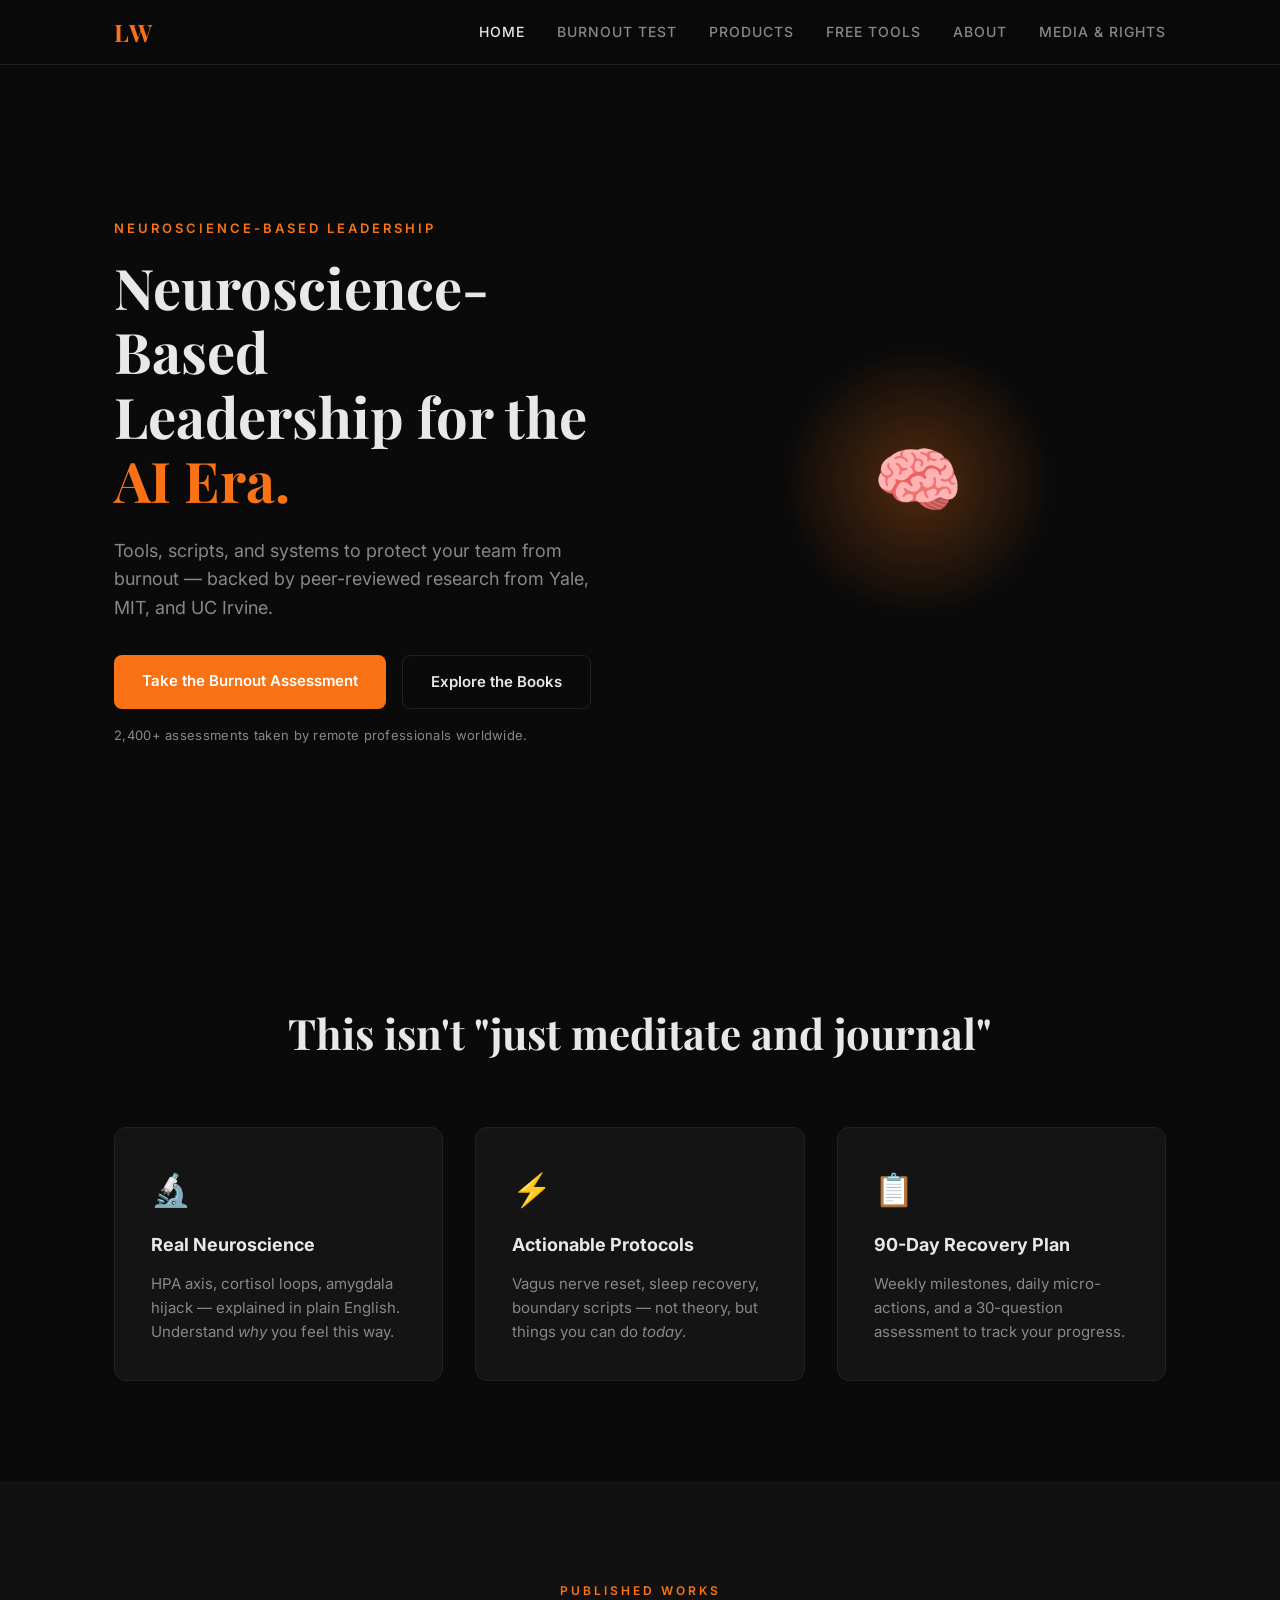
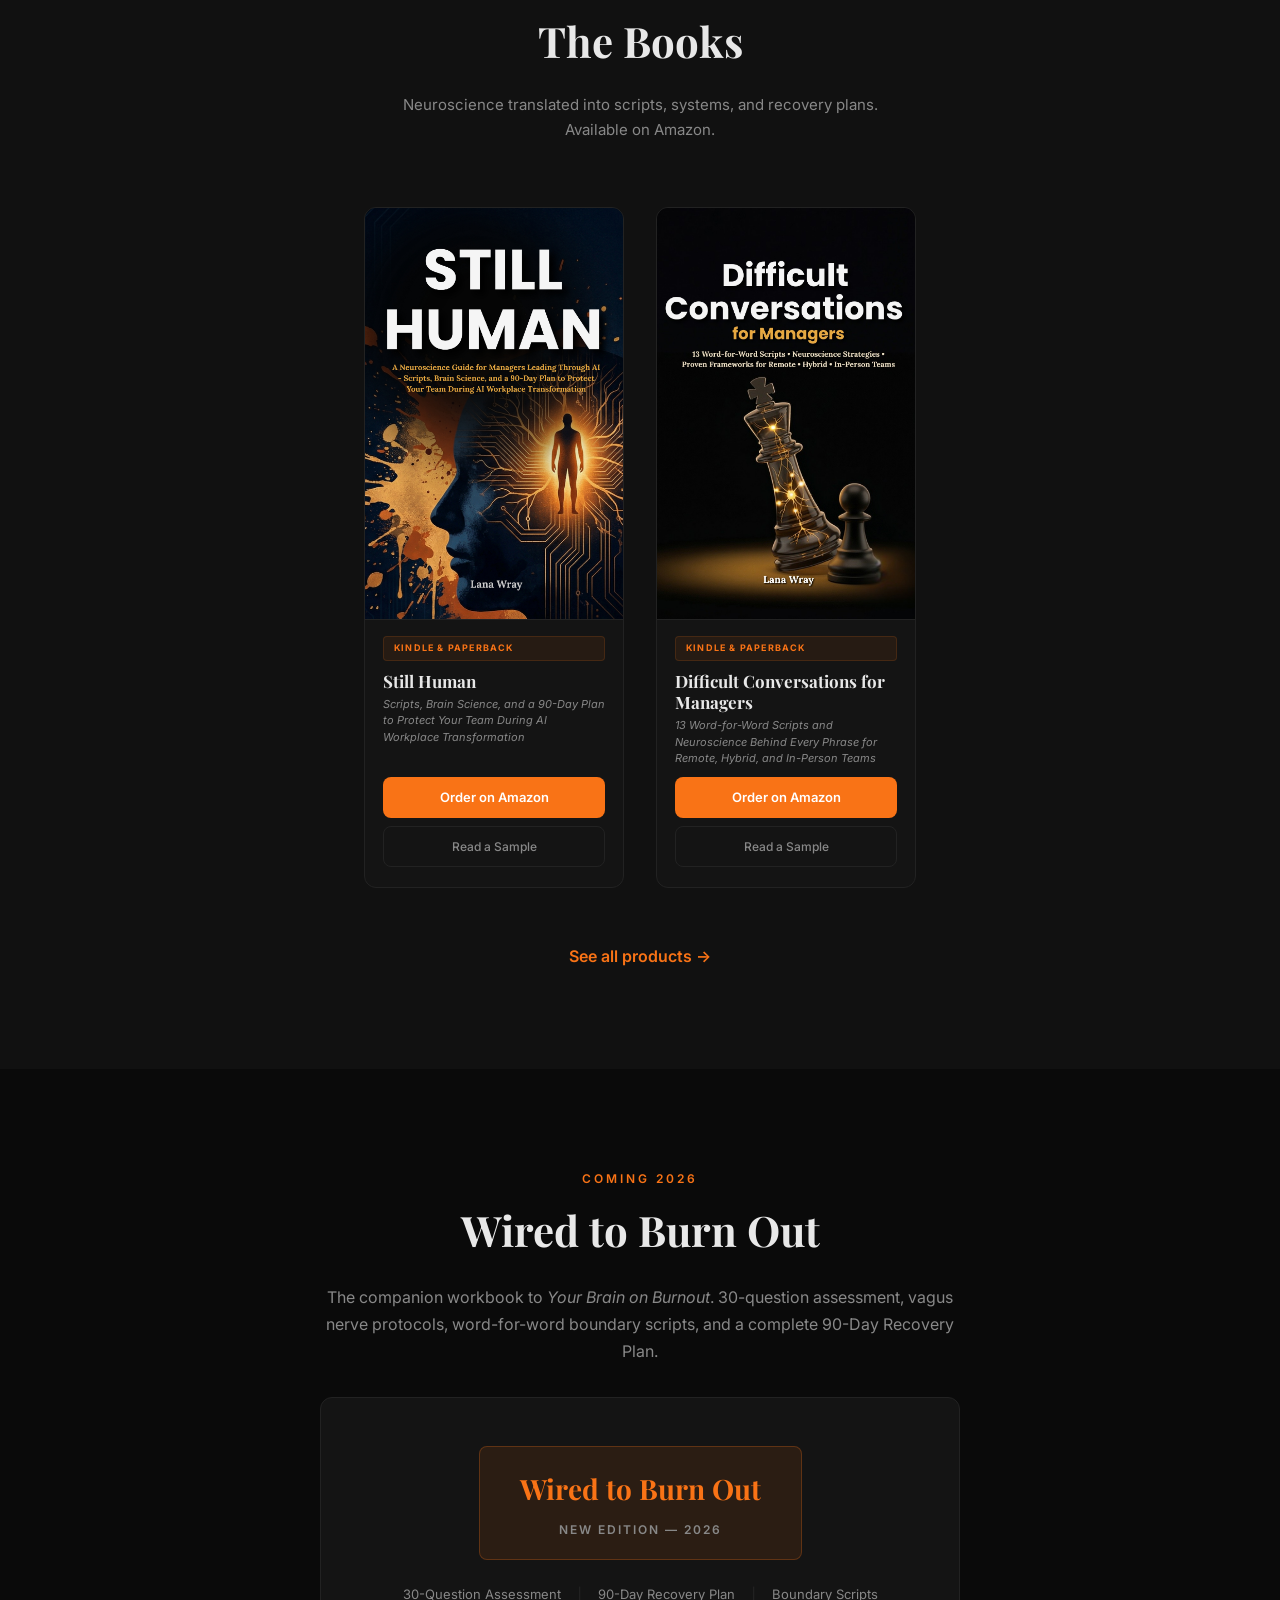
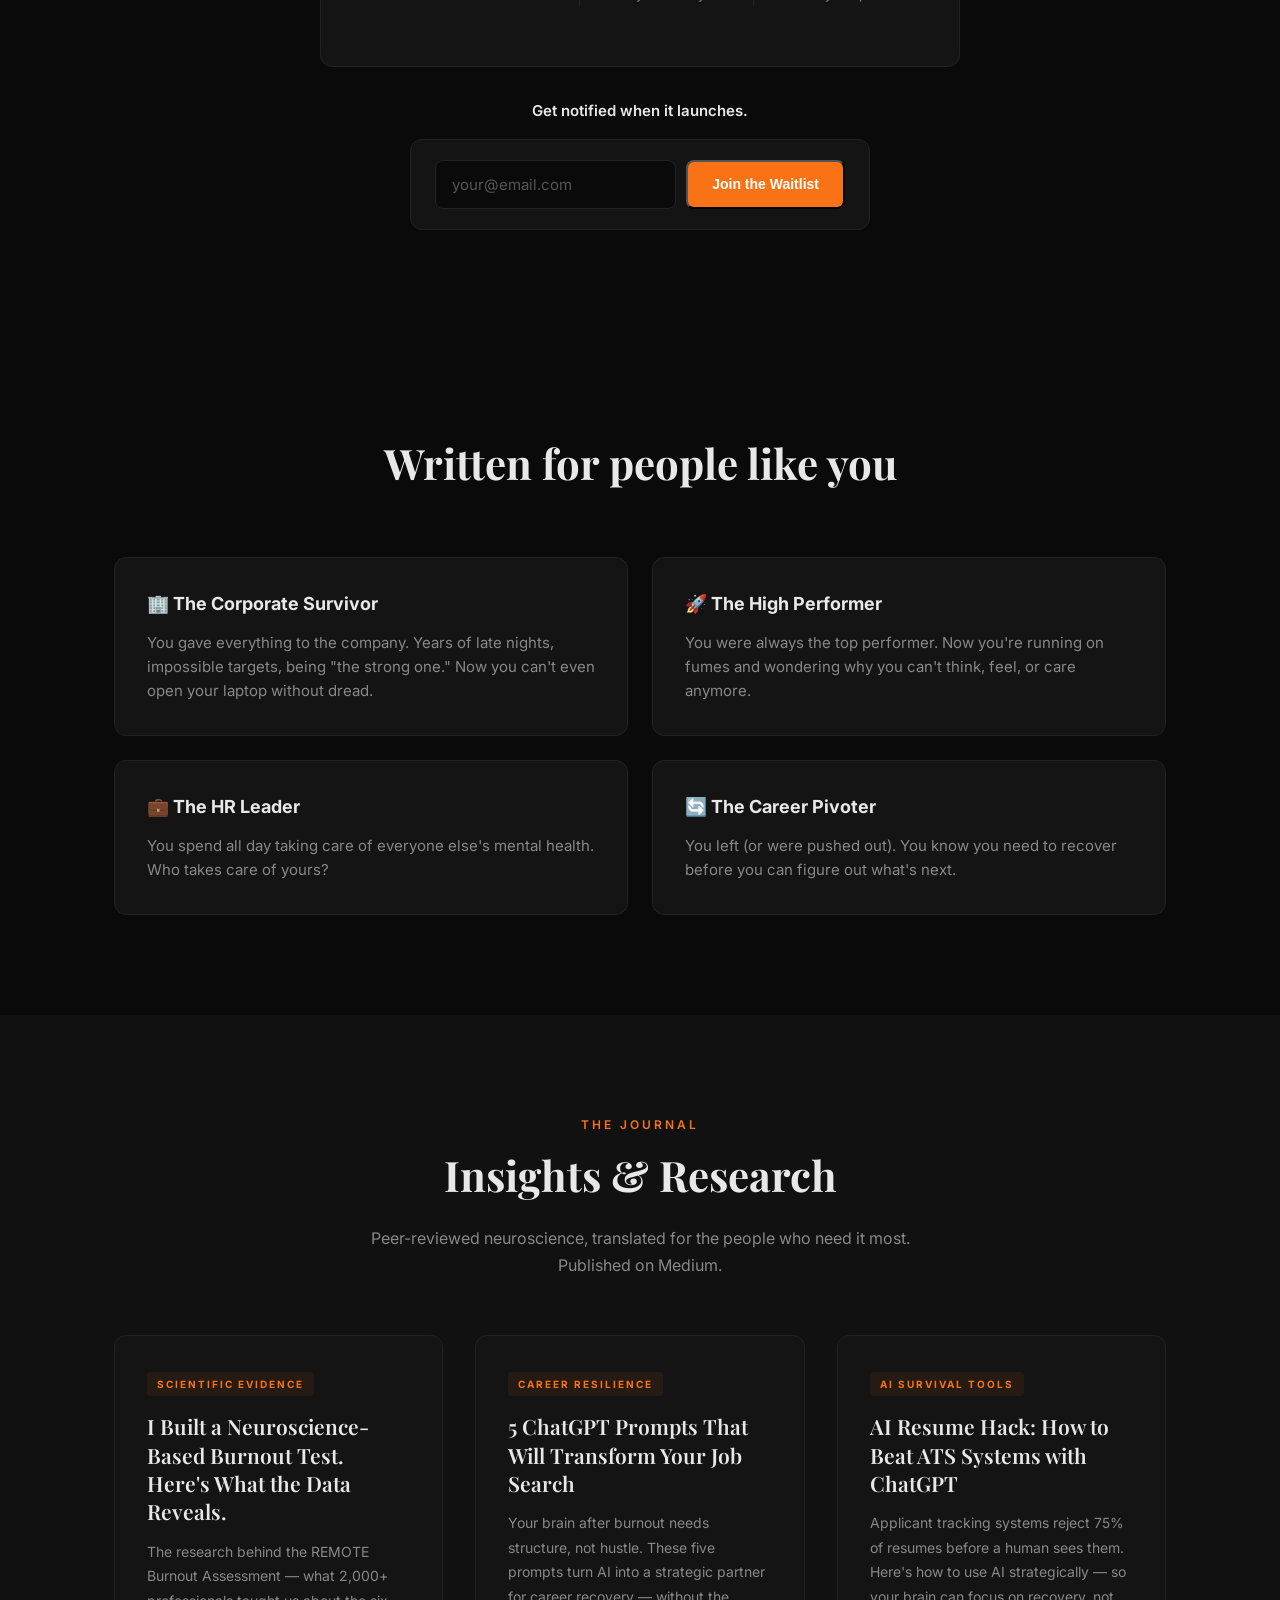
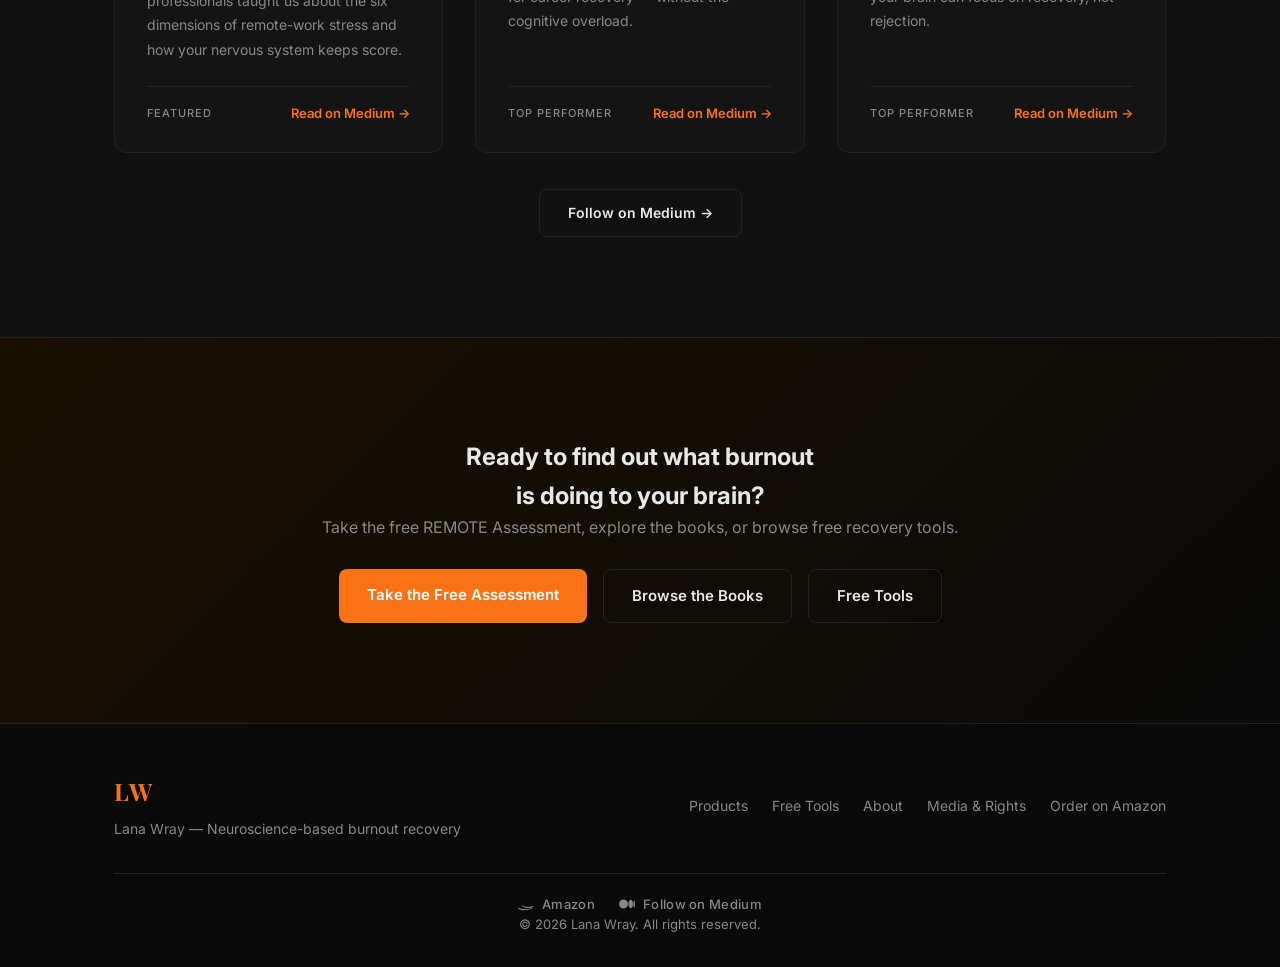
<file: index.html>
<!DOCTYPE html>
<html lang="en">
<head>
    <meta charset="UTF-8">
  <link rel="icon" type="image/png" href="favicon.png">
    <meta name="viewport" content="width=device-width, initial-scale=1.0">
    <title>Lana Wray — Neuroscience-Based Burnout Recovery for Managers & High Performers</title>
    <meta name="description" content="Lana Wray is a neuroscience author and former CHRO. Take the free REMOTE Burnout Assessment, explore evidence-based recovery tools, and get the books that bridge neuroscience, leadership, and burnout recovery.">
    <meta name="keywords" content="burnout recovery, neuroscience burnout, remote work burnout, manager burnout, brain-smart leadership, REMOTE Stress Model, Lana Wray, Wired to Burn Out, Still Human, burnout assessment, workplace mental health">
    <meta property="og:title" content="Lana Wray — Neuroscience-Based Burnout Recovery">
    <meta property="og:description" content="Free REMOTE Burnout Assessment, neuroscience-backed recovery books, and digital tools for managers and high performers. By former CHRO and neuroscience author Lana Wray.">
    <meta property="og:type" content="website">
    <meta property="og:url" content="https://lana-wray.com/">
    <meta property="og:site_name" content="Lana Wray">
    <meta name="twitter:card" content="summary_large_image">
    <meta name="twitter:title" content="Lana Wray — Neuroscience-Based Burnout Recovery">
    <meta name="twitter:description" content="Free REMOTE Burnout Assessment, neuroscience-backed recovery books, and digital tools for managers and high performers.">
    <link rel="canonical" href="https://lana-wray.com/">
    <link rel="preconnect" href="https://fonts.googleapis.com">
    <link href="https://fonts.googleapis.com/css2?family=Inter:wght@300;400;500;600;700&family=Playfair+Display:wght@400;600;700&display=swap" rel="stylesheet">
    <link rel="stylesheet" href="style.css">
    <script defer src="https://gumroad.com/js/gumroad.js"></script>
</head>
<body>

<!-- Navigation -->
<nav class="nav">
    <div class="nav-inner">
        <a href="index.html" class="logo">LW</a>
        <div class="nav-links">
            <a href="index.html" class="active">Home</a>
            <a href="remote-assessment.html">Burnout Test</a>
            <a href="books.html">Products</a>
            <a href="free.html">Free Tools</a>
            <a href="about.html">About</a>
            <a href="contact.html">Media &amp; Rights</a>
        </div>
        <button class="menu-btn" onclick="toggleMenu()">☰</button>
    </div>
</nav>

<!-- Hero: REMOTE Burnout Assessment — Primary Lead Magnet -->
<section class="hero">
    <div class="hero-inner">
        <div class="hero-text">
            <p class="hero-tag">Neuroscience-Based Leadership</p>
            <h1>Neuroscience-Based<br>Leadership for the<br><span class="accent">AI Era.</span></h1>
            <p class="hero-sub">Tools, scripts, and systems to protect your team from burnout — backed by peer-reviewed research from Yale, MIT, and UC Irvine.</p>
            <div class="hero-buttons">
                <a href="remote-assessment.html" class="btn btn-primary">Take the Burnout Assessment</a>
                <a href="#published-works" class="btn btn-secondary">Explore the Books</a>
            </div>
            <p style="color:var(--text-muted);font-size:13px;margin-top:16px;letter-spacing:0.3px;">2,400+ assessments taken by remote professionals worldwide.</p>
        </div>
        <div class="hero-visual">
            <div class="brain-glow">
                <svg viewBox="0 0 200 200" class="brain-svg">
                    <defs>
                        <radialGradient id="glow" cx="50%" cy="50%" r="50%">
                            <stop offset="0%" style="stop-color:#f97316;stop-opacity:0.3"/>
                            <stop offset="100%" style="stop-color:#f97316;stop-opacity:0"/>
                        </radialGradient>
                    </defs>
                    <circle cx="100" cy="100" r="90" fill="url(#glow)"/>
                    <text x="100" y="115" text-anchor="middle" font-size="48" fill="#f97316" font-family="Playfair Display" font-weight="700">🧠</text>
                </svg>
            </div>
        </div>
    </div>
</section>

<!-- What's Different -->
<section class="section">
    <div class="container">
        <h2 class="section-title">This isn't "just meditate and journal"</h2>
        <div class="grid-3">
            <div class="card">
                <div class="card-icon">🔬</div>
                <h3>Real Neuroscience</h3>
                <p>HPA axis, cortisol loops, amygdala hijack — explained in plain English. Understand <em>why</em> you feel this way.</p>
            </div>
            <div class="card">
                <div class="card-icon">⚡</div>
                <h3>Actionable Protocols</h3>
                <p>Vagus nerve reset, sleep recovery, boundary scripts — not theory, but things you can do <em>today</em>.</p>
            </div>
            <div class="card">
                <div class="card-icon">📋</div>
                <h3>90-Day Recovery Plan</h3>
                <p>Weekly milestones, daily micro-actions, and a 30-question assessment to track your progress.</p>
            </div>
        </div>
    </div>
</section>

<!-- Published Works Showcase -->
<section class="section section-dark" id="published-works">
    <div class="container">
        <p class="overline" style="text-align:center;">Published Works</p>
        <h2 class="section-title" style="margin-bottom:16px;">The Books</h2>
        <p class="center" style="color:var(--text-muted);margin-bottom:56px;max-width:520px;margin-left:auto;margin-right:auto;font-size:15px;line-height:1.7;">Neuroscience translated into scripts, systems, and recovery plans. Available on Amazon.</p>
        <div class="showcase-grid">

            <!-- Still Human -->
            <div class="showcase-card">
                <div class="showcase-cover">
                    <img src="still-human-cover.jpg" alt="Still Human — Lana Wray" onerror="this.style.display='none';this.nextElementSibling.style.display='flex';">
                    <div class="showcase-cover-fallback">
                        <p class="showcase-cover-title">Still Human</p>
                        <p class="showcase-cover-author">Lana Wray</p>
                    </div>
                </div>
                <div class="showcase-body">
                    <div class="showcase-badge">Kindle &amp; Paperback</div>
                    <h3>Still Human</h3>
                    <p class="showcase-subtitle">Scripts, Brain Science, and a 90-Day Plan to Protect Your Team During AI Workplace Transformation</p>
                    <div class="showcase-actions">
                        <a href="https://www.amazon.com/dp/B0GHTRS544" target="_blank" class="btn btn-primary">Order on Amazon</a>
                        <a href="https://www.amazon.com/dp/B0GHTRS544" target="_blank" class="btn-sample">Read a Sample</a>
                    </div>
                </div>
            </div>

            <!-- Difficult Conversations -->
            <div class="showcase-card">
                <div class="showcase-cover">
                    <img src="difficult-conversations-cover.jpg" alt="Difficult Conversations for Managers — Lana Wray" onerror="this.style.display='none';this.nextElementSibling.style.display='flex';">
                    <div class="showcase-cover-fallback">
                        <p class="showcase-cover-title">Difficult Conversations for Managers</p>
                        <p class="showcase-cover-author">Lana Wray</p>
                    </div>
                </div>
                <div class="showcase-body">
                    <div class="showcase-badge">Kindle &amp; Paperback</div>
                    <h3>Difficult Conversations for Managers</h3>
                    <p class="showcase-subtitle">13 Word-for-Word Scripts and Neuroscience Behind Every Phrase for Remote, Hybrid, and In-Person Teams</p>
                    <div class="showcase-actions">
                        <a href="https://www.amazon.com/dp/B0DS9W2FG1" target="_blank" class="btn btn-primary">Order on Amazon</a>
                        <a href="https://www.amazon.com/dp/B0DS9W2FG1" target="_blank" class="btn-sample">Read a Sample</a>
                    </div>
                </div>
            </div>

        </div>
        <p class="center" style="margin-top:32px;"><a href="books.html" style="color:var(--accent);font-weight:600;">See all products &rarr;</a></p>
    </div>
</section>

<!-- Coming Soon: Wired to Burn Out -->
<section class="section">
    <div class="container">
        <div style="max-width:640px;margin:0 auto;text-align:center;">
            <p class="overline">Coming 2026</p>
            <h2 class="section-title" style="margin-bottom:20px;">Wired to Burn Out</h2>
            <p style="color:var(--text-muted);font-size:16px;line-height:1.7;margin-bottom:32px;">The companion workbook to <em>Your Brain on Burnout</em>. 30-question assessment, vagus nerve protocols, word-for-word boundary scripts, and a complete 90-Day Recovery Plan.</p>

            <!-- Coming Soon Placeholder -->
            <div style="background:var(--bg-card);border:1px solid var(--border);border-radius:var(--radius);padding:48px 32px;margin-bottom:32px;">
                <div style="display:inline-block;background:rgba(249,115,22,0.10);border:1px solid rgba(249,115,22,0.25);border-radius:8px;padding:20px 40px;margin-bottom:24px;">
                    <p style="font-family:'Playfair Display',serif;font-size:28px;font-weight:700;color:var(--accent);margin:0;">Wired to Burn Out</p>
                    <p style="font-size:12px;font-weight:600;text-transform:uppercase;letter-spacing:2px;color:var(--text-muted);margin-top:8px;">New Edition — 2026</p>
                </div>
                <div style="display:flex;gap:16px;justify-content:center;flex-wrap:wrap;margin-bottom:8px;">
                    <span style="font-size:13px;color:var(--text-muted);">30-Question Assessment</span>
                    <span style="color:var(--border);">|</span>
                    <span style="font-size:13px;color:var(--text-muted);">90-Day Recovery Plan</span>
                    <span style="color:var(--border);">|</span>
                    <span style="font-size:13px;color:var(--text-muted);">Boundary Scripts</span>
                </div>
            </div>

            <!-- Waitlist Email Capture -->
            <p style="font-size:15px;color:var(--text);font-weight:600;margin-bottom:16px;">Get notified when it launches.</p>
            <div class="ml-embedded" data-form="waitlist-wired"></div>
            <form class="waitlist-form" id="waitlistFormHome" onsubmit="return handleWaitlist(event, 'waitlistFormHome')">
                <input type="email" name="email" placeholder="your@email.com" required>
                <button type="submit" class="btn btn-primary">Join the Waitlist</button>
            </form>
            <p class="waitlist-success" id="waitlistSuccessHome" style="display:none;color:var(--accent);font-size:14px;margin-top:12px;font-weight:600;">You're on the list. We'll email you when it drops.</p>
        </div>
    </div>
</section>

<!-- For Who -->
<section class="section">
    <div class="container">
        <h2 class="section-title">Written for people like you</h2>
        <div class="grid-2">
            <div class="persona-card">
                <h3>🏢 The Corporate Survivor</h3>
                <p>You gave everything to the company. Years of late nights, impossible targets, being "the strong one." Now you can't even open your laptop without dread.</p>
            </div>
            <div class="persona-card">
                <h3>🚀 The High Performer</h3>
                <p>You were always the top performer. Now you're running on fumes and wondering why you can't think, feel, or care anymore.</p>
            </div>
            <div class="persona-card">
                <h3>💼 The HR Leader</h3>
                <p>You spend all day taking care of everyone else's mental health. Who takes care of yours?</p>
            </div>
            <div class="persona-card">
                <h3>🔄 The Career Pivoter</h3>
                <p>You left (or were pushed out). You know you need to recover before you can figure out what's next.</p>
            </div>
        </div>
    </div>
</section>

<!-- Insights & Research -->
<section class="section section-dark">
    <div class="container">
        <p class="overline" style="text-align:center;">The Journal</p>
        <h2 class="section-title" style="margin-bottom:16px;">Insights &amp; Research</h2>
        <p class="center" style="color:var(--text-muted);margin-bottom:56px;max-width:540px;margin-left:auto;margin-right:auto;font-size:16px;line-height:1.7;">Peer-reviewed neuroscience, translated for the people who need it most. Published on Medium.</p>
        <div class="articles-grid">
            <a href="https://medium.com/@lanawray.author/i-built-a-neuroscience-based-burnout-test-for-remote-workers-heres-what-the-data-reveals-84ca2b9baf8f" target="_blank" class="article-card" style="text-decoration:none;color:inherit;">
                <div class="article-tag">Scientific Evidence</div>
                <h3>I Built a Neuroscience-Based Burnout Test. Here's What the Data Reveals.</h3>
                <p>The research behind the REMOTE Burnout Assessment — what 2,000+ professionals taught us about the six dimensions of remote-work stress and how your nervous system keeps score.</p>
                <div class="article-footer">
                    <span class="read-time">Featured</span>
                    <span style="color:var(--accent);font-weight:600;">Read on Medium &rarr;</span>
                </div>
            </a>
            <a href="https://medium.com/@lanawray.author/5-chatgpt-prompts-that-will-transform-your-job-search-94542b60ccee" target="_blank" class="article-card" style="text-decoration:none;color:inherit;">
                <div class="article-tag">Career Resilience</div>
                <h3>5 ChatGPT Prompts That Will Transform Your Job Search</h3>
                <p>Your brain after burnout needs structure, not hustle. These five prompts turn AI into a strategic partner for career recovery — without the cognitive overload.</p>
                <div class="article-footer">
                    <span class="read-time">Top Performer</span>
                    <span style="color:var(--accent);font-weight:600;">Read on Medium &rarr;</span>
                </div>
            </a>
            <a href="https://medium.com/@lanawray.author/ai-resume-hack-how-to-beat-ats-systems-with-chatgpt-bc4d8b3b30aa" target="_blank" class="article-card" style="text-decoration:none;color:inherit;">
                <div class="article-tag">AI Survival Tools</div>
                <h3>AI Resume Hack: How to Beat ATS Systems with ChatGPT</h3>
                <p>Applicant tracking systems reject 75% of resumes before a human sees them. Here's how to use AI strategically — so your brain can focus on recovery, not rejection.</p>
                <div class="article-footer">
                    <span class="read-time">Top Performer</span>
                    <span style="color:var(--accent);font-weight:600;">Read on Medium &rarr;</span>
                </div>
            </a>
        </div>
        <p class="center" style="margin-top:36px;">
            <a href="https://medium.com/@lanawray.author" target="_blank" class="btn btn-secondary" style="font-size:14px;padding:12px 28px;">Follow on Medium &rarr;</a>
        </p>
    </div>
</section>

<!-- CTA -->
<section class="section section-cta">
    <div class="container center">
        <h2>Ready to find out what burnout<br>is doing to your brain?</h2>
        <p style="color:var(--text-muted);margin-bottom:28px;">Take the free REMOTE Assessment, explore the books, or browse free recovery tools.</p>
        <div style="display:flex;gap:16px;justify-content:center;flex-wrap:wrap;">
            <a href="remote-assessment.html" class="btn btn-primary">Take the Free Assessment</a>
            <a href="books.html#published-books" class="btn btn-secondary">Browse the Books</a>
            <a href="free.html" class="btn btn-secondary">Free Tools</a>
        </div>
    </div>
</section>

<!-- Footer -->
<footer class="footer">
    <div class="container">
        <div class="footer-inner">
            <div class="footer-brand">
                <span class="logo">LW</span>
                <p>Lana Wray — Neuroscience-based burnout recovery</p>
            </div>
            <div class="footer-links">
                <a href="books.html">Products</a>
                <a href="free.html">Free Tools</a>
                <a href="about.html">About</a>
                <a href="contact.html">Media &amp; Rights</a>
                <a href="https://www.amazon.com/author/lanawray" target="_blank">Order on Amazon</a>
            </div>
        </div>
        <div class="footer-social">
            <a href="https://www.amazon.com/author/lanawray" target="_blank">
                <svg width="16" height="16" viewBox="0 0 24 24" fill="currentColor"><path d="M.045 18.02c.07-.116.36-.31.58-.213 3.334 1.456 6.96 2.18 10.546 2.18 3.066 0 6.28-.625 9.446-1.9.325-.13.6-.06.7.18.1.24-.04.5-.35.63C17.66 20.6 14.22 21.35 10.93 21.35c-3.74 0-7.28-.77-10.61-2.31-.21-.1-.34-.33-.27-.52zM22.16 16.98c-.15-.24-.5-.32-1.52.12-1.6.7-3.53 1.02-5.46 1.02-3.64 0-7.18-1.36-9.55-3.6-.3-.28-.1-.67.25-.47 2.77 1.6 5.96 2.45 9.16 2.45 2.17 0 4.56-.45 6.64-1.36.5-.22.93.25.48.84z"/></svg>
                Amazon
            </a>
            <a href="https://medium.com/@lanawray.author" target="_blank">
                <svg width="16" height="16" viewBox="0 0 24 24" fill="currentColor"><path d="M13.54 12a6.8 6.8 0 01-6.77 6.82A6.8 6.8 0 010 12a6.8 6.8 0 016.77-6.82A6.8 6.8 0 0113.54 12zM20.96 12c0 3.54-1.51 6.42-3.38 6.42-1.87 0-3.39-2.88-3.39-6.42s1.52-6.42 3.39-6.42 3.38 2.88 3.38 6.42M24 12c0 3.17-.53 5.75-1.19 5.75-.66 0-1.19-2.58-1.19-5.75s.53-5.75 1.19-5.75C23.47 6.25 24 8.83 24 12z"/></svg>
                Follow on Medium
            </a>
        </div>
        <p class="footer-copy">© 2026 Lana Wray. All rights reserved.</p>
    </div>
</footer>

<script>
function toggleMenu() {
    document.querySelector('.nav-links').classList.toggle('open');
}
</script>

<!-- Waitlist Handler -->
<script>
function handleWaitlist(e, formId) {
    e.preventDefault();
    var form = document.getElementById(formId);
    var email = form.querySelector('input[type="email"]').value;
    // If MailerLite is loaded, subscribe via API
    if (window.ml) {
        ml('subscribe', { email: email });
    }
    // Show success, hide form
    form.style.display = 'none';
    var successEl = form.nextElementSibling;
    if (successEl && successEl.classList.contains('waitlist-success')) {
        successEl.style.display = 'block';
    }
    return false;
}
</script>
<!-- MailerLite Universal -->
<script>
(function(w,d,e,u,f,l,n){w[f]=w[f]||function(){(w[f].q=w[f].q||[])
.push(arguments);},l=d.createElement(e),l.async=1,l.src=u,
n=d.getElementsByTagName(e)[0],n.parentNode.insertBefore(l,n);})
(window,document,'script','https://assets.mailerlite.com/js/universal.js','ml');
ml('account', '2134096');
</script>
<!-- End MailerLite Universal -->
</body>
</html>
</file>
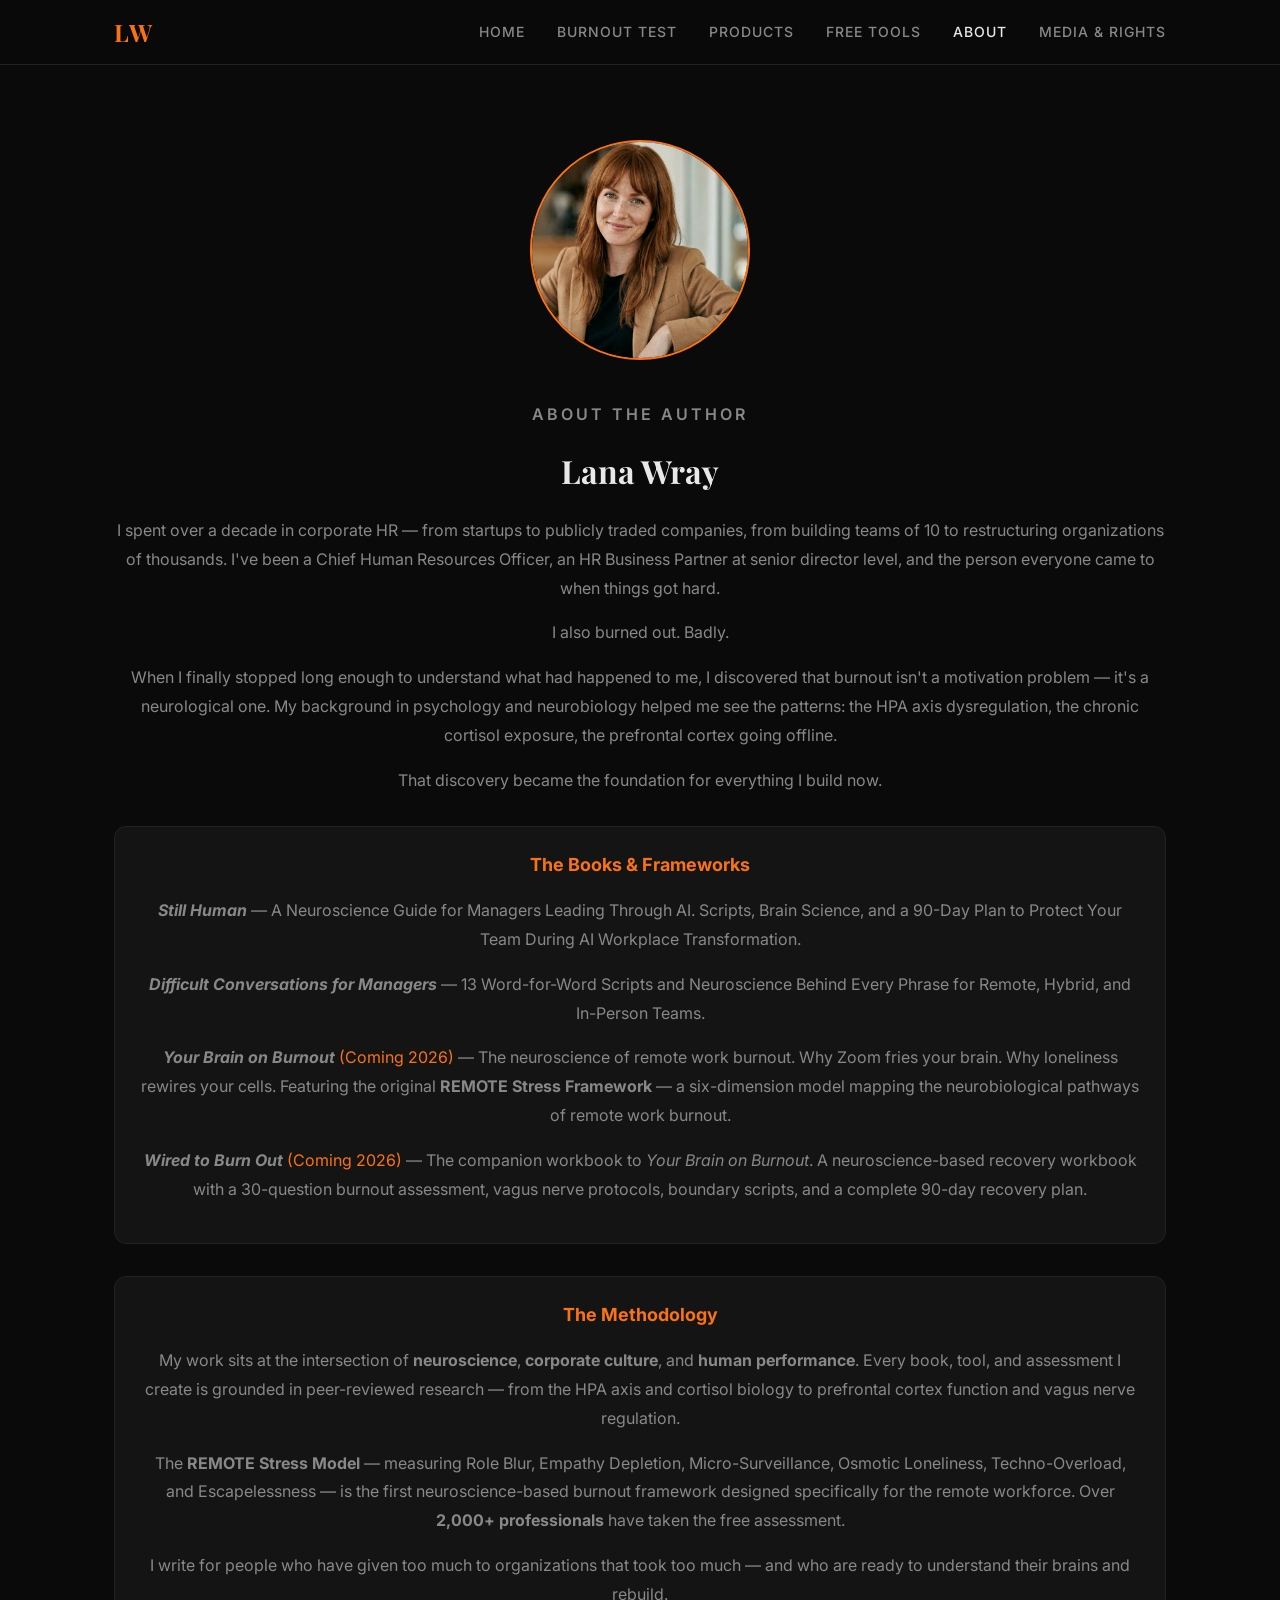
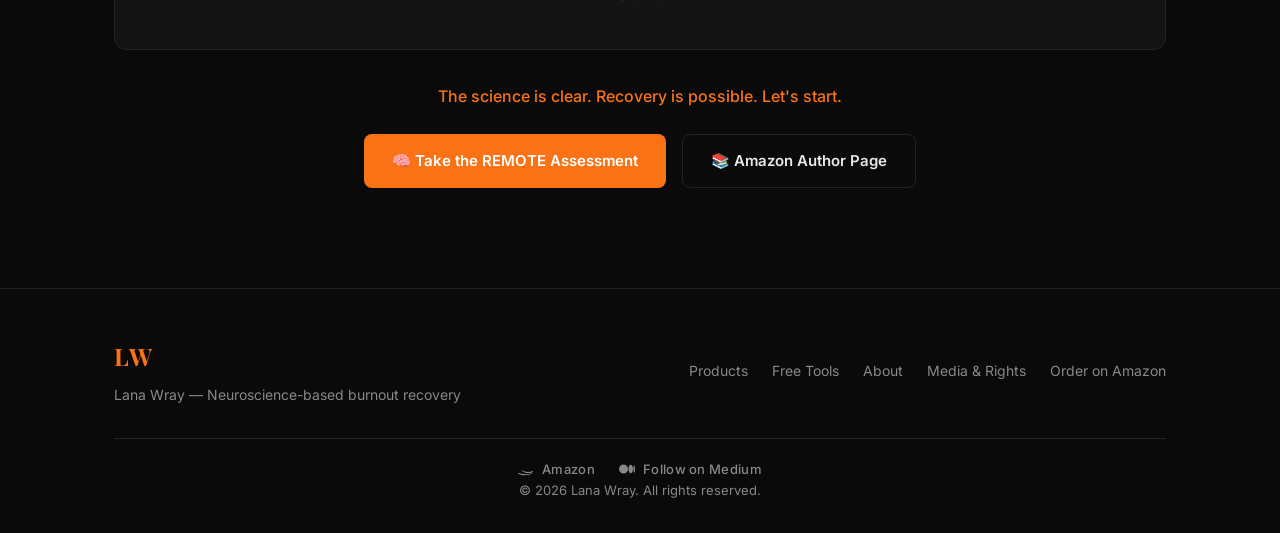
<file: about.html>
<!DOCTYPE html>
<html lang="en">
<head>
    <meta charset="UTF-8">
  <link rel="icon" type="image/png" href="favicon.png">
    <meta name="viewport" content="width=device-width, initial-scale=1.0">
    <title>About Lana Wray — Neuroscience Author & REMOTE Stress Researcher</title>
    <meta name="description" content="Lana Wray is a former CHRO turned neuroscience author. Creator of the REMOTE Stress Model and author of Still Human, Wired to Burn Out, and Your Brain on Burnout. Her work bridges neuroscience, leadership, and burnout recovery.">
    <meta name="keywords" content="Lana Wray, neuroscience author, burnout expert, REMOTE Stress Model, brain-smart leadership, HR burnout, corporate burnout, Still Human, Wired to Burn Out, Your Brain on Burnout">
    <meta property="og:title" content="About Lana Wray — Neuroscience Author & REMOTE Stress Researcher">
    <meta property="og:description" content="Former CHRO turned neuroscience author. Creator of the REMOTE Stress Model. Author of Still Human, Wired to Burn Out, and Your Brain on Burnout.">
    <meta property="og:type" content="profile">
    <meta property="og:url" content="https://lana-wray.com/about.html">
    <meta name="twitter:card" content="summary">
    <meta name="twitter:title" content="About Lana Wray — Neuroscience Author & Burnout Researcher">
    <meta name="twitter:description" content="Former CHRO turned neuroscience author. Creator of the REMOTE Stress Model and the first neuroscience-based burnout assessment for remote workers.">
    <link rel="preconnect" href="https://fonts.googleapis.com">
    <link href="https://fonts.googleapis.com/css2?family=Inter:wght@300;400;500;600;700&family=Playfair+Display:wght@400;600;700&display=swap" rel="stylesheet">
    <link rel="stylesheet" href="style.css">
    <script defer src="https://gumroad.com/js/gumroad.js"></script>
</head>
<body>

<nav class="nav">
    <div class="nav-inner">
        <a href="index.html" class="logo">LW</a>
        <div class="nav-links">
            <a href="index.html">Home</a>
            <a href="remote-assessment.html">Burnout Test</a>
            <a href="books.html">Products</a>
            <a href="free.html">Free Tools</a>
            <a href="about.html" class="active">About</a>
            <a href="contact.html">Media &amp; Rights</a>
        </div>
        <button class="menu-btn" onclick="toggleMenu()">☰</button>
    </div>
</nav>

<section class="section" style="padding-top: 140px;">
    <div class="container">
        <div class="about-grid">
            <div>
                <img src="lana-wray-photo.png" alt="Lana Wray" class="author-photo">
            </div>
            <div class="about-text">
                <p class="overline">About the Author</p>
                <h2>Lana Wray</h2>
                <p>I spent over a decade in corporate HR — from startups to publicly traded companies, from building teams of 10 to restructuring organizations of thousands. I've been a Chief Human Resources Officer, an HR Business Partner at senior director level, and the person everyone came to when things got hard.</p>
                <p>I also burned out. Badly.</p>
                <p>When I finally stopped long enough to understand what had happened to me, I discovered that burnout isn't a motivation problem — it's a neurological one. My background in psychology and neurobiology helped me see the patterns: the HPA axis dysregulation, the chronic cortisol exposure, the prefrontal cortex going offline.</p>
                <p>That discovery became the foundation for everything I build now.</p>

                <div style="margin:32px 0;padding:24px;background:var(--bg-card);border:1px solid var(--border);border-radius:12px;">
                    <h3 style="font-size:18px;margin-bottom:16px;color:var(--accent);">The Books & Frameworks</h3>
                    <p><strong><em>Still Human</em></strong> — A Neuroscience Guide for Managers Leading Through AI. Scripts, Brain Science, and a 90-Day Plan to Protect Your Team During AI Workplace Transformation.</p>
                    <p><strong><em>Difficult Conversations for Managers</em></strong> — 13 Word-for-Word Scripts and Neuroscience Behind Every Phrase for Remote, Hybrid, and In-Person Teams.</p>
                    <p><strong><em>Your Brain on Burnout</em></strong> <span style="color:var(--accent);">(Coming 2026)</span> — The neuroscience of remote work burnout. Why Zoom fries your brain. Why loneliness rewires your cells. Featuring the original <strong>REMOTE Stress Framework</strong> — a six-dimension model mapping the neurobiological pathways of remote work burnout.</p>
                    <p><strong><em>Wired to Burn Out</em></strong> <span style="color:var(--accent);">(Coming 2026)</span> — The companion workbook to <em>Your Brain on Burnout</em>. A neuroscience-based recovery workbook with a 30-question burnout assessment, vagus nerve protocols, boundary scripts, and a complete 90-day recovery plan.</p>
                </div>

                <div style="margin:32px 0;padding:24px;background:var(--bg-card);border:1px solid var(--border);border-radius:12px;">
                    <h3 style="font-size:18px;margin-bottom:16px;color:var(--accent);">The Methodology</h3>
                    <p>My work sits at the intersection of <strong>neuroscience</strong>, <strong>corporate culture</strong>, and <strong>human performance</strong>. Every book, tool, and assessment I create is grounded in peer-reviewed research — from the HPA axis and cortisol biology to prefrontal cortex function and vagus nerve regulation.</p>
                    <p>The <strong>REMOTE Stress Model</strong> — measuring Role Blur, Empathy Depletion, Micro-Surveillance, Osmotic Loneliness, Techno-Overload, and Escapelessness — is the first neuroscience-based burnout framework designed specifically for the remote workforce. Over <strong>2,000+ professionals</strong> have taken the free assessment.</p>
                    <p>I write for people who have given too much to organizations that took too much — and who are ready to understand their brains and rebuild.</p>
                </div>

                <p style="color: var(--accent); font-weight: 500; margin-top: 24px;">The science is clear. Recovery is possible. Let's start.</p>

                <div style="display:flex;gap:16px;flex-wrap:wrap;margin-top:24px;justify-content:center;">
                    <a href="remote-assessment.html" class="btn btn-primary" style="display:inline-flex;align-items:center;gap:8px;">🧠 Take the REMOTE Assessment</a>
                    <a href="https://www.amazon.com/author/lanawray" target="_blank" class="btn btn-secondary" style="display:inline-flex;align-items:center;gap:8px;">📚 Amazon Author Page</a>
                </div>
            </div>
        </div>
    </div>
</section>

<footer class="footer">
    <div class="container">
        <div class="footer-inner">
            <div class="footer-brand">
                <span class="logo">LW</span>
                <p>Lana Wray — Neuroscience-based burnout recovery</p>
            </div>
            <div class="footer-links">
                <a href="books.html">Products</a>
                <a href="free.html">Free Tools</a>
                <a href="about.html">About</a>
                <a href="contact.html">Media &amp; Rights</a>
                <a href="https://www.amazon.com/author/lanawray" target="_blank">Order on Amazon</a>
            </div>
        </div>
        <div class="footer-social">
            <a href="https://www.amazon.com/author/lanawray" target="_blank">
                <svg width="16" height="16" viewBox="0 0 24 24" fill="currentColor"><path d="M.045 18.02c.07-.116.36-.31.58-.213 3.334 1.456 6.96 2.18 10.546 2.18 3.066 0 6.28-.625 9.446-1.9.325-.13.6-.06.7.18.1.24-.04.5-.35.63C17.66 20.6 14.22 21.35 10.93 21.35c-3.74 0-7.28-.77-10.61-2.31-.21-.1-.34-.33-.27-.52zM22.16 16.98c-.15-.24-.5-.32-1.52.12-1.6.7-3.53 1.02-5.46 1.02-3.64 0-7.18-1.36-9.55-3.6-.3-.28-.1-.67.25-.47 2.77 1.6 5.96 2.45 9.16 2.45 2.17 0 4.56-.45 6.64-1.36.5-.22.93.25.48.84z"/></svg>
                Amazon
            </a>
            <a href="https://medium.com/@lanawray.author" target="_blank">
                <svg width="16" height="16" viewBox="0 0 24 24" fill="currentColor"><path d="M13.54 12a6.8 6.8 0 01-6.77 6.82A6.8 6.8 0 010 12a6.8 6.8 0 016.77-6.82A6.8 6.8 0 0113.54 12zM20.96 12c0 3.54-1.51 6.42-3.38 6.42-1.87 0-3.39-2.88-3.39-6.42s1.52-6.42 3.39-6.42 3.38 2.88 3.38 6.42M24 12c0 3.17-.53 5.75-1.19 5.75-.66 0-1.19-2.58-1.19-5.75s.53-5.75 1.19-5.75C23.47 6.25 24 8.83 24 12z"/></svg>
                Follow on Medium
            </a>
        </div>
        <p class="footer-copy">© 2026 Lana Wray. All rights reserved.</p>
    </div>
</footer>

<script>function toggleMenu(){document.querySelector('.nav-links').classList.toggle('open');}</script>
<!-- MailerLite Universal -->
<script>
(function(w,d,e,u,f,l,n){w[f]=w[f]||function(){(w[f].q=w[f].q||[])
.push(arguments);},l=d.createElement(e),l.async=1,l.src=u,
n=d.getElementsByTagName(e)[0],n.parentNode.insertBefore(l,n);})
(window,document,'script','https://assets.mailerlite.com/js/universal.js','ml');
ml('account', '2134096');
</script>
<!-- End MailerLite Universal -->
</body>
</html>
</file>
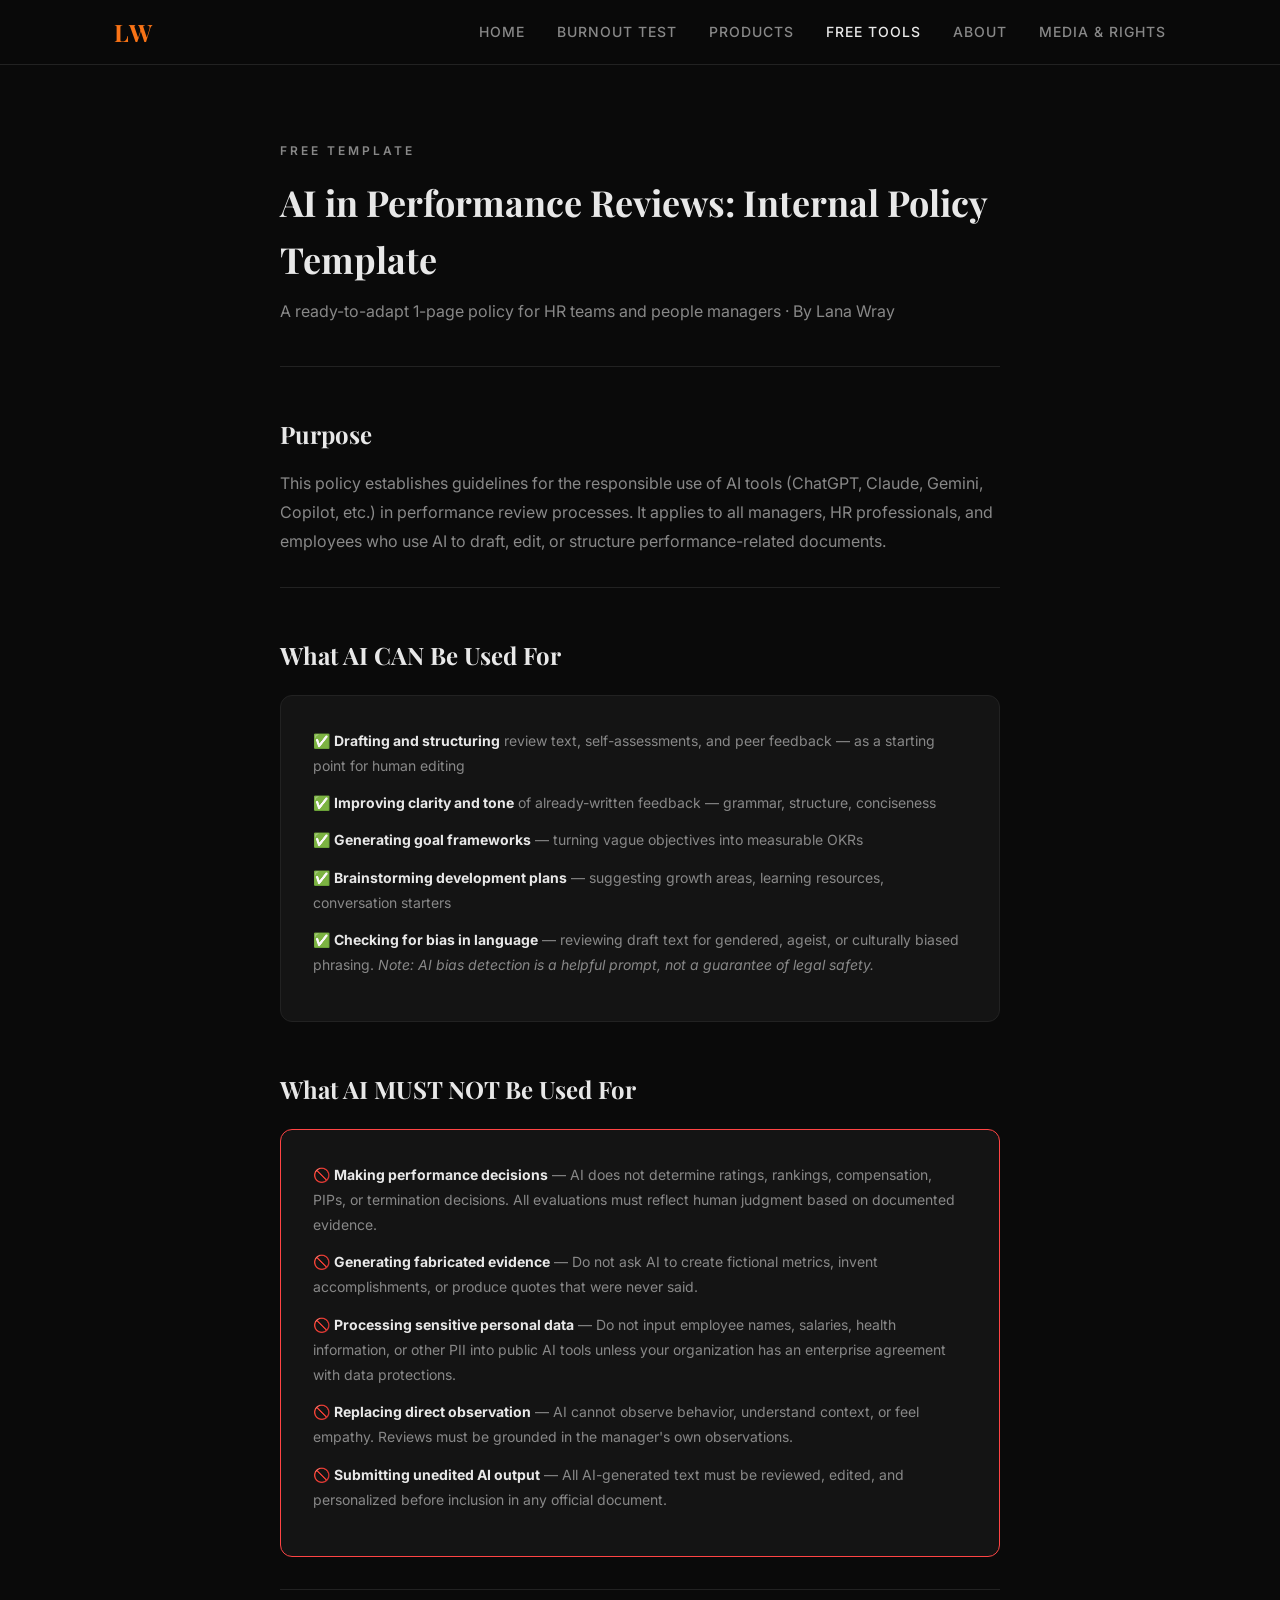
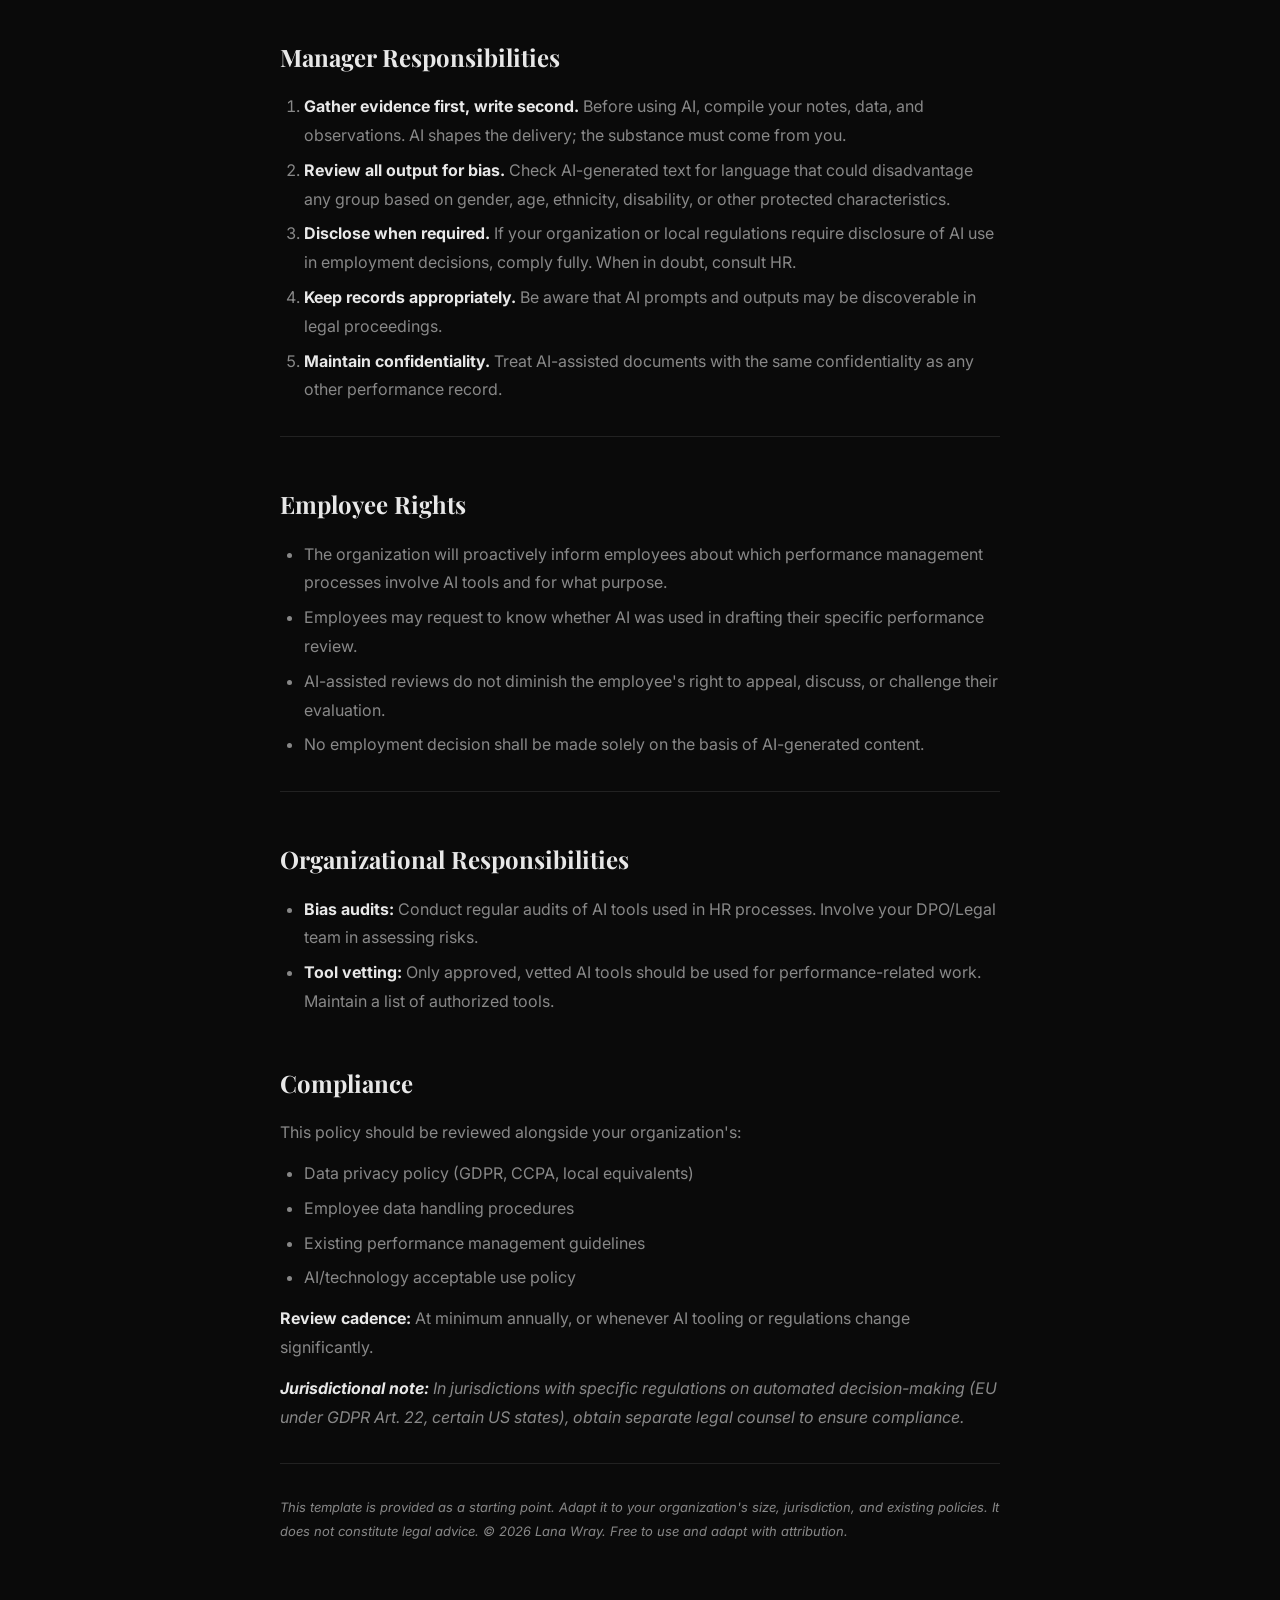
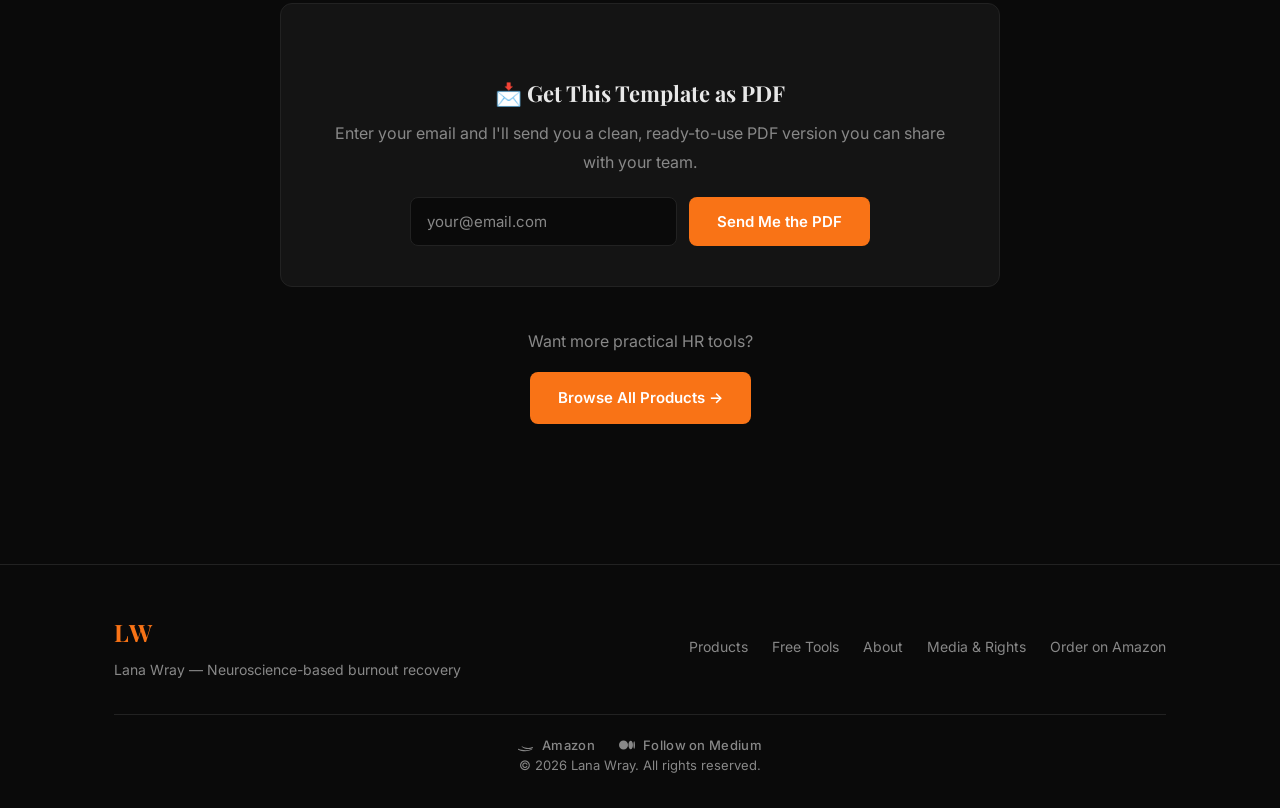
<file: ai-policy.html>
<!DOCTYPE html>
<html lang="en">
<head>
    <meta charset="UTF-8">
  <link rel="icon" type="image/png" href="favicon.png">
    <meta name="viewport" content="width=device-width, initial-scale=1.0">
    <title>AI in Performance Reviews: Policy Template — Lana Wray</title>
    <meta name="description" content="Free internal policy template for responsible AI use in performance reviews. Ready to adapt for HR teams and people managers.">
    <link rel="preconnect" href="https://fonts.googleapis.com">
    <link href="https://fonts.googleapis.com/css2?family=Inter:wght@300;400;500;600;700&family=Playfair+Display:wght@400;600;700&display=swap" rel="stylesheet">
    <link rel="stylesheet" href="style.css">
    <script defer src="https://gumroad.com/js/gumroad.js"></script>
    <style>
        .article { max-width: 720px; margin: 0 auto; }
        .article h2 { font-family: 'Playfair Display', serif; font-size: 24px; margin: 48px 0 16px; color: var(--text); }
        .article h3 { font-size: 18px; margin: 32px 0 12px; color: var(--accent); }
        .article p { color: var(--text-muted); line-height: 1.8; margin-bottom: 12px; }
        .article strong { color: var(--text); }
        .article hr { border: none; border-top: 1px solid var(--border); margin: 32px 0; }
        .article ul, .article ol { margin: 12px 0 12px 24px; }
        .article li { color: var(--text-muted); line-height: 1.8; margin-bottom: 6px; }
        .policy-box {
            background: var(--bg-card);
            border: 1px solid var(--border);
            border-radius: 12px;
            padding: 32px;
            margin: 20px 0;
        }
        .policy-box h4 { color: var(--text); font-size: 16px; margin-bottom: 12px; }
        .policy-box p, .policy-box li { font-size: 14px; }
        .email-footer {
            background: var(--bg-card);
            border: 1px solid var(--border);
            border-radius: 12px;
            padding: 40px;
            margin: 60px 0 20px;
            text-align: center;
        }
        .email-footer h3 { font-family: 'Playfair Display', serif; font-size: 22px; margin-bottom: 8px; color: var(--text); }
        .email-footer p { color: var(--text-muted); margin-bottom: 20px; }
        .email-form { display: flex; gap: 12px; justify-content: center; flex-wrap: wrap; max-width: 460px; margin: 0 auto; }
        .email-form input[type="email"] {
            flex: 1; min-width: 220px; padding: 14px 16px; border-radius: 8px;
            border: 1px solid var(--border); background: var(--bg);
            color: var(--text); font-size: 15px; font-family: inherit;
        }
        .email-form input[type="email"]::placeholder { color: var(--text-muted); }
        .email-form button {
            padding: 14px 28px; border-radius: 8px; border: none;
            background: var(--accent); color: #fff !important; font-size: 15px;
            font-weight: 600; cursor: pointer; font-family: inherit;
            transition: background 0.2s;
        }
        .email-form button:hover { background: #ea6c0a; }
        .success-msg { color: var(--accent); font-weight: 600; display: none; margin-top: 12px; }
    </style>
</head>
<body>

<nav class="nav">
    <div class="nav-inner">
        <a href="index.html" class="logo">LW</a>
        <div class="nav-links">
            <a href="index.html">Home</a>
            <a href="remote-assessment.html">Burnout Test</a>
            <a href="books.html">Products</a>
            <a href="free.html" class="active">Free Tools</a>
            <a href="about.html">About</a>
            <a href="contact.html">Media &amp; Rights</a>
        </div>
        <button class="menu-btn" onclick="toggleMenu()">☰</button>
    </div>
</nav>

<section class="section" style="padding-top: 140px;">
    <div class="container">
        <div class="article">

            <p class="overline" style="text-align:left;">Free Template</p>
            <h1 style="font-family: 'Playfair Display', serif; font-size: 36px; margin-bottom: 8px;">AI in Performance Reviews: Internal Policy Template</h1>
            <p style="color: var(--text-muted); margin-bottom: 40px;">A ready-to-adapt 1-page policy for HR teams and people managers · By Lana Wray</p>

            <hr>

            <h2>Purpose</h2>
            <p>This policy establishes guidelines for the responsible use of AI tools (ChatGPT, Claude, Gemini, Copilot, etc.) in performance review processes. It applies to all managers, HR professionals, and employees who use AI to draft, edit, or structure performance-related documents.</p>

            <hr>

            <h2>What AI CAN Be Used For</h2>

            <div class="policy-box">
                <p>✅ <strong>Drafting and structuring</strong> review text, self-assessments, and peer feedback — as a starting point for human editing</p>
                <p>✅ <strong>Improving clarity and tone</strong> of already-written feedback — grammar, structure, conciseness</p>
                <p>✅ <strong>Generating goal frameworks</strong> — turning vague objectives into measurable OKRs</p>
                <p>✅ <strong>Brainstorming development plans</strong> — suggesting growth areas, learning resources, conversation starters</p>
                <p>✅ <strong>Checking for bias in language</strong> — reviewing draft text for gendered, ageist, or culturally biased phrasing. <em>Note: AI bias detection is a helpful prompt, not a guarantee of legal safety.</em></p>
            </div>

            <h2>What AI MUST NOT Be Used For</h2>

            <div class="policy-box" style="border-color: #ff4444;">
                <p>🚫 <strong>Making performance decisions</strong> — AI does not determine ratings, rankings, compensation, PIPs, or termination decisions. All evaluations must reflect human judgment based on documented evidence.</p>
                <p>🚫 <strong>Generating fabricated evidence</strong> — Do not ask AI to create fictional metrics, invent accomplishments, or produce quotes that were never said.</p>
                <p>🚫 <strong>Processing sensitive personal data</strong> — Do not input employee names, salaries, health information, or other PII into public AI tools unless your organization has an enterprise agreement with data protections.</p>
                <p>🚫 <strong>Replacing direct observation</strong> — AI cannot observe behavior, understand context, or feel empathy. Reviews must be grounded in the manager's own observations.</p>
                <p>🚫 <strong>Submitting unedited AI output</strong> — All AI-generated text must be reviewed, edited, and personalized before inclusion in any official document.</p>
            </div>

            <hr>

            <h2>Manager Responsibilities</h2>
            <ol>
                <li><strong>Gather evidence first, write second.</strong> Before using AI, compile your notes, data, and observations. AI shapes the delivery; the substance must come from you.</li>
                <li><strong>Review all output for bias.</strong> Check AI-generated text for language that could disadvantage any group based on gender, age, ethnicity, disability, or other protected characteristics.</li>
                <li><strong>Disclose when required.</strong> If your organization or local regulations require disclosure of AI use in employment decisions, comply fully. When in doubt, consult HR.</li>
                <li><strong>Keep records appropriately.</strong> Be aware that AI prompts and outputs may be discoverable in legal proceedings.</li>
                <li><strong>Maintain confidentiality.</strong> Treat AI-assisted documents with the same confidentiality as any other performance record.</li>
            </ol>

            <hr>

            <h2>Employee Rights</h2>
            <ul>
                <li>The organization will proactively inform employees about which performance management processes involve AI tools and for what purpose.</li>
                <li>Employees may request to know whether AI was used in drafting their specific performance review.</li>
                <li>AI-assisted reviews do not diminish the employee's right to appeal, discuss, or challenge their evaluation.</li>
                <li>No employment decision shall be made solely on the basis of AI-generated content.</li>
            </ul>

            <hr>

            <h2>Organizational Responsibilities</h2>
            <ul>
                <li><strong>Bias audits:</strong> Conduct regular audits of AI tools used in HR processes. Involve your DPO/Legal team in assessing risks.</li>
                <li><strong>Tool vetting:</strong> Only approved, vetted AI tools should be used for performance-related work. Maintain a list of authorized tools.</li>
            </ul>

            <h2>Compliance</h2>
            <p>This policy should be reviewed alongside your organization's:</p>
            <ul>
                <li>Data privacy policy (GDPR, CCPA, local equivalents)</li>
                <li>Employee data handling procedures</li>
                <li>Existing performance management guidelines</li>
                <li>AI/technology acceptable use policy</li>
            </ul>
            <p><strong>Review cadence:</strong> At minimum annually, or whenever AI tooling or regulations change significantly.</p>
            <p><em><strong>Jurisdictional note:</strong> In jurisdictions with specific regulations on automated decision-making (EU under GDPR Art. 22, certain US states), obtain separate legal counsel to ensure compliance.</em></p>

            <hr>

            <p style="font-size: 13px; color: var(--text-muted); font-style: italic;">This template is provided as a starting point. Adapt it to your organization's size, jurisdiction, and existing policies. It does not constitute legal advice. © 2026 Lana Wray. Free to use and adapt with attribution.</p>

            <!-- Email Capture -->
            <div class="email-footer">
                <h3>📩 Get This Template as PDF</h3>
                <p>Enter your email and I'll send you a clean, ready-to-use PDF version you can share with your team.</p>
                <form class="email-form" id="policyForm">
                    <input type="email" name="email" placeholder="your@email.com" required>
                    <input type="hidden" name="_subject" value="AI Policy Template PDF Request">
                    <input type="hidden" name="_template" value="table">
                    <input type="hidden" name="_captcha" value="false">
                    <button type="submit">Send Me the PDF</button>
                </form>
                <p class="success-msg" id="successMsg">✅ Got it! Check your inbox.</p>
            </div>

            <!-- CTA -->
            <div style="text-align: center; margin: 40px 0;">
                <p style="color: var(--text-muted); margin-bottom: 16px;">Want more practical HR tools?</p>
                <a href="books.html" class="btn btn-primary" style="display:inline-block;">Browse All Products →</a>
            </div>

        </div>
    </div>
</section>

<footer class="footer">
    <div class="container">
        <div class="footer-inner">
            <div class="footer-brand">
                <span class="logo">LW</span>
                <p>Lana Wray — Neuroscience-based burnout recovery</p>
            </div>
            <div class="footer-links">
                <a href="books.html">Products</a>
                <a href="free.html">Free Tools</a>
                <a href="about.html">About</a>
                <a href="contact.html">Media &amp; Rights</a>
                <a href="https://www.amazon.com/author/lanawray" target="_blank">Order on Amazon</a>
            </div>
        </div>
        <div class="footer-social">
            <a href="https://www.amazon.com/author/lanawray" target="_blank">
                <svg width="16" height="16" viewBox="0 0 24 24" fill="currentColor"><path d="M.045 18.02c.07-.116.36-.31.58-.213 3.334 1.456 6.96 2.18 10.546 2.18 3.066 0 6.28-.625 9.446-1.9.325-.13.6-.06.7.18.1.24-.04.5-.35.63C17.66 20.6 14.22 21.35 10.93 21.35c-3.74 0-7.28-.77-10.61-2.31-.21-.1-.34-.33-.27-.52zM22.16 16.98c-.15-.24-.5-.32-1.52.12-1.6.7-3.53 1.02-5.46 1.02-3.64 0-7.18-1.36-9.55-3.6-.3-.28-.1-.67.25-.47 2.77 1.6 5.96 2.45 9.16 2.45 2.17 0 4.56-.45 6.64-1.36.5-.22.93.25.48.84z"/></svg>
                Amazon
            </a>
            <a href="https://medium.com/@lanawray.author" target="_blank">
                <svg width="16" height="16" viewBox="0 0 24 24" fill="currentColor"><path d="M13.54 12a6.8 6.8 0 01-6.77 6.82A6.8 6.8 0 010 12a6.8 6.8 0 016.77-6.82A6.8 6.8 0 0113.54 12zM20.96 12c0 3.54-1.51 6.42-3.38 6.42-1.87 0-3.39-2.88-3.39-6.42s1.52-6.42 3.39-6.42 3.38 2.88 3.38 6.42M24 12c0 3.17-.53 5.75-1.19 5.75-.66 0-1.19-2.58-1.19-5.75s.53-5.75 1.19-5.75C23.47 6.25 24 8.83 24 12z"/></svg>
                Follow on Medium
            </a>
        </div>
        <p class="footer-copy">© 2026 Lana Wray. All rights reserved.</p>
    </div>
</footer>

<script>
function toggleMenu(){document.querySelector('.nav-links').classList.toggle('open');}

document.getElementById('policyForm').addEventListener('submit', function(e) {
    e.preventDefault();
    var form = this;
    var mlData = new FormData();
    mlData.append('fields[email]', form.querySelector('input[type=email]').value);
    mlData.append('ml-submit', '1');
    mlData.append('anticsrf', 'true');
    fetch('https://assets.mailerlite.com/jsonp/2134096/forms/180134071880385685/subscribe', {
        method: 'POST',
        body: mlData
    }).then(function(){
        form.style.display = 'none';
        document.getElementById('successMsg').style.display = 'block';
    }).catch(function(){
        form.style.display = 'none';
        document.getElementById('successMsg').style.display = 'block';
    });
});
</script>
<!-- MailerLite Universal -->
<script>
(function(w,d,e,u,f,l,n){w[f]=w[f]||function(){(w[f].q=w[f].q||[])
.push(arguments);},l=d.createElement(e),l.async=1,l.src=u,
n=d.getElementsByTagName(e)[0],n.parentNode.insertBefore(l,n);})
(window,document,'script','https://assets.mailerlite.com/js/universal.js','ml');
ml('account', '2134096');
</script>
<!-- End MailerLite Universal -->
</body>
</html>
</file>
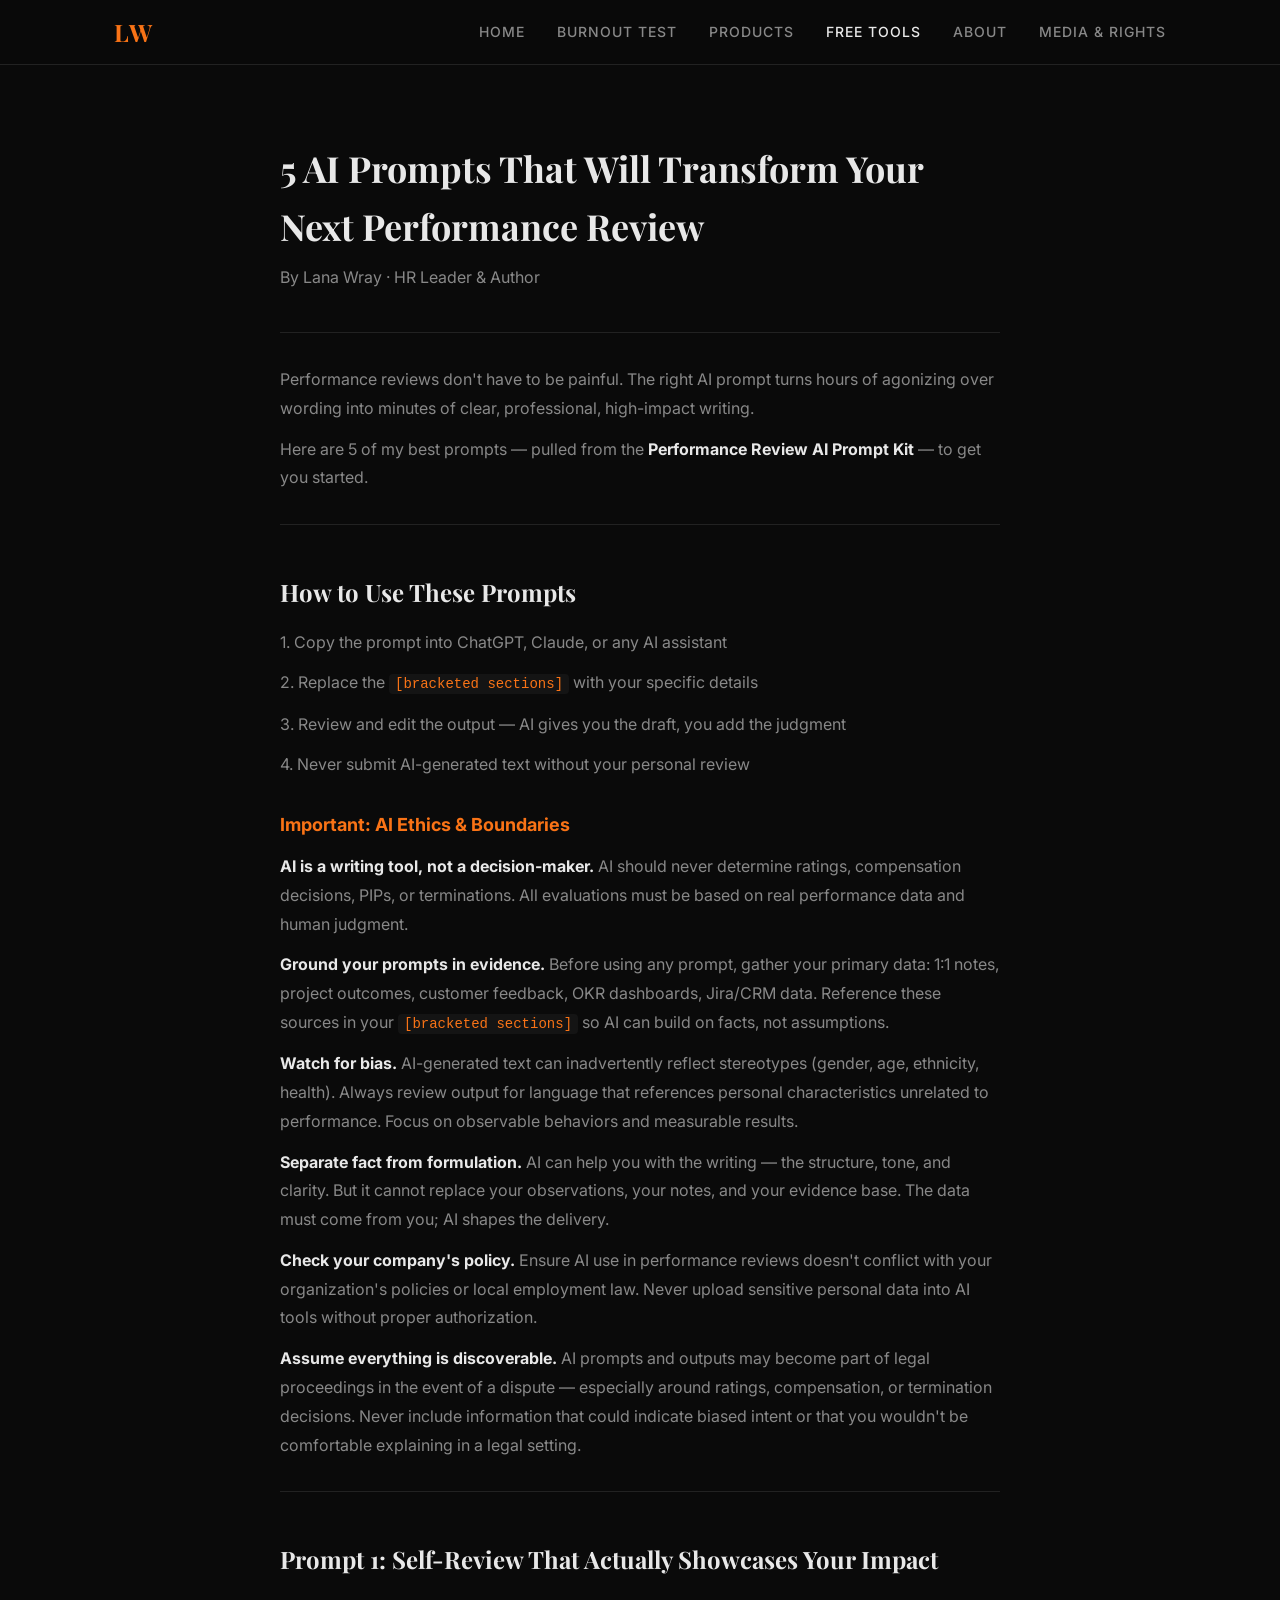
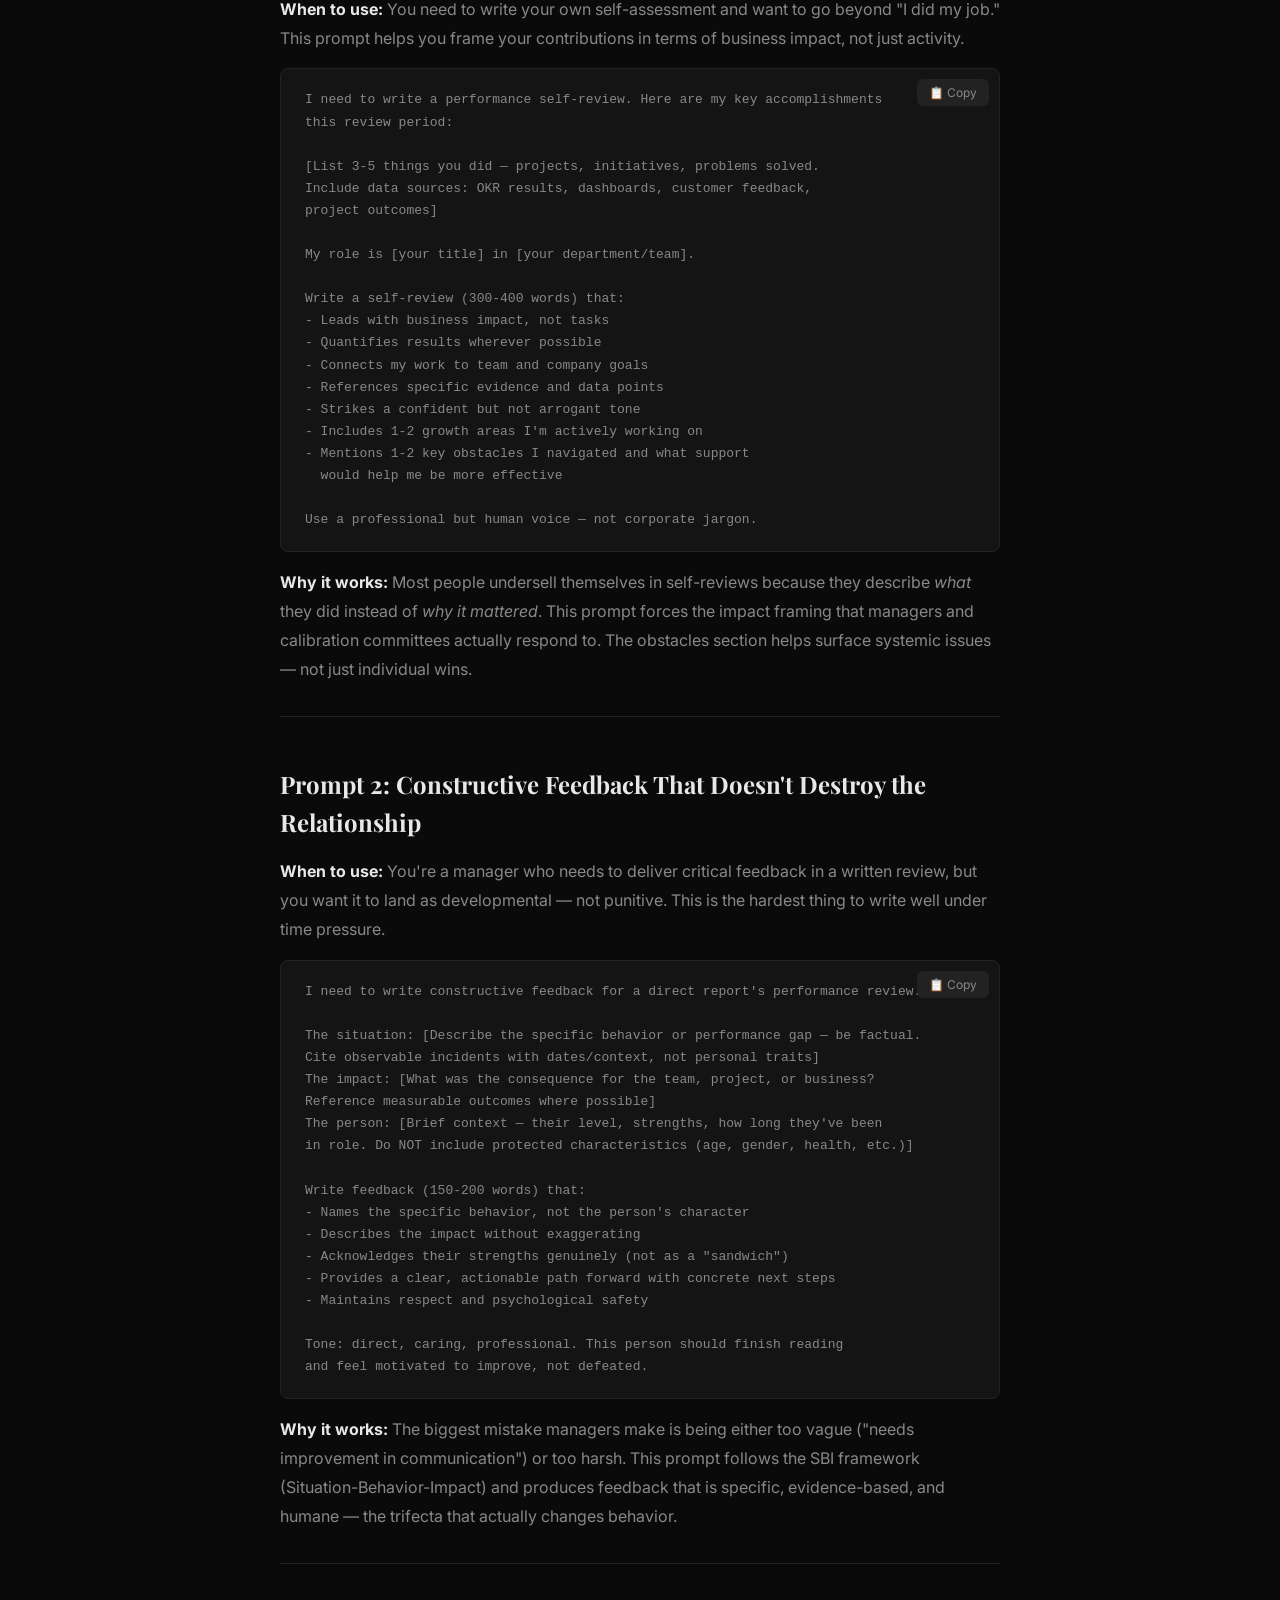
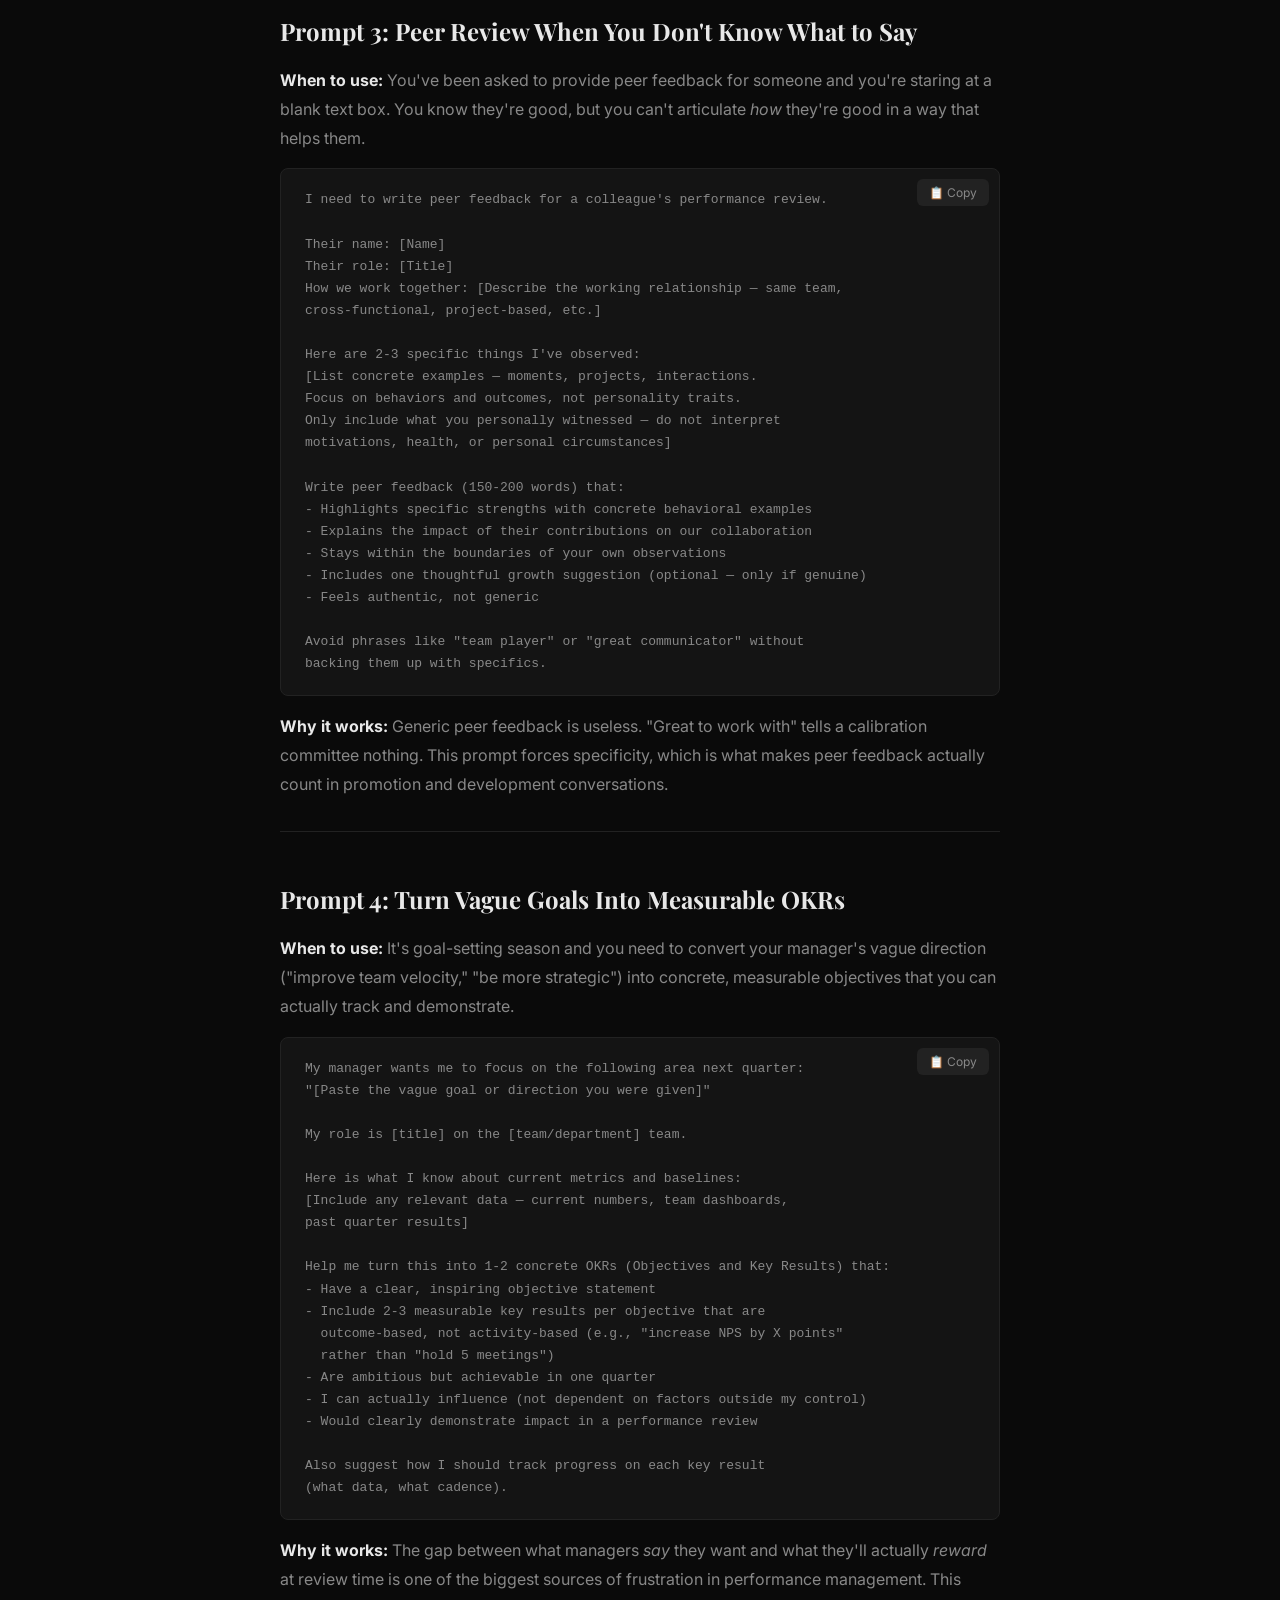
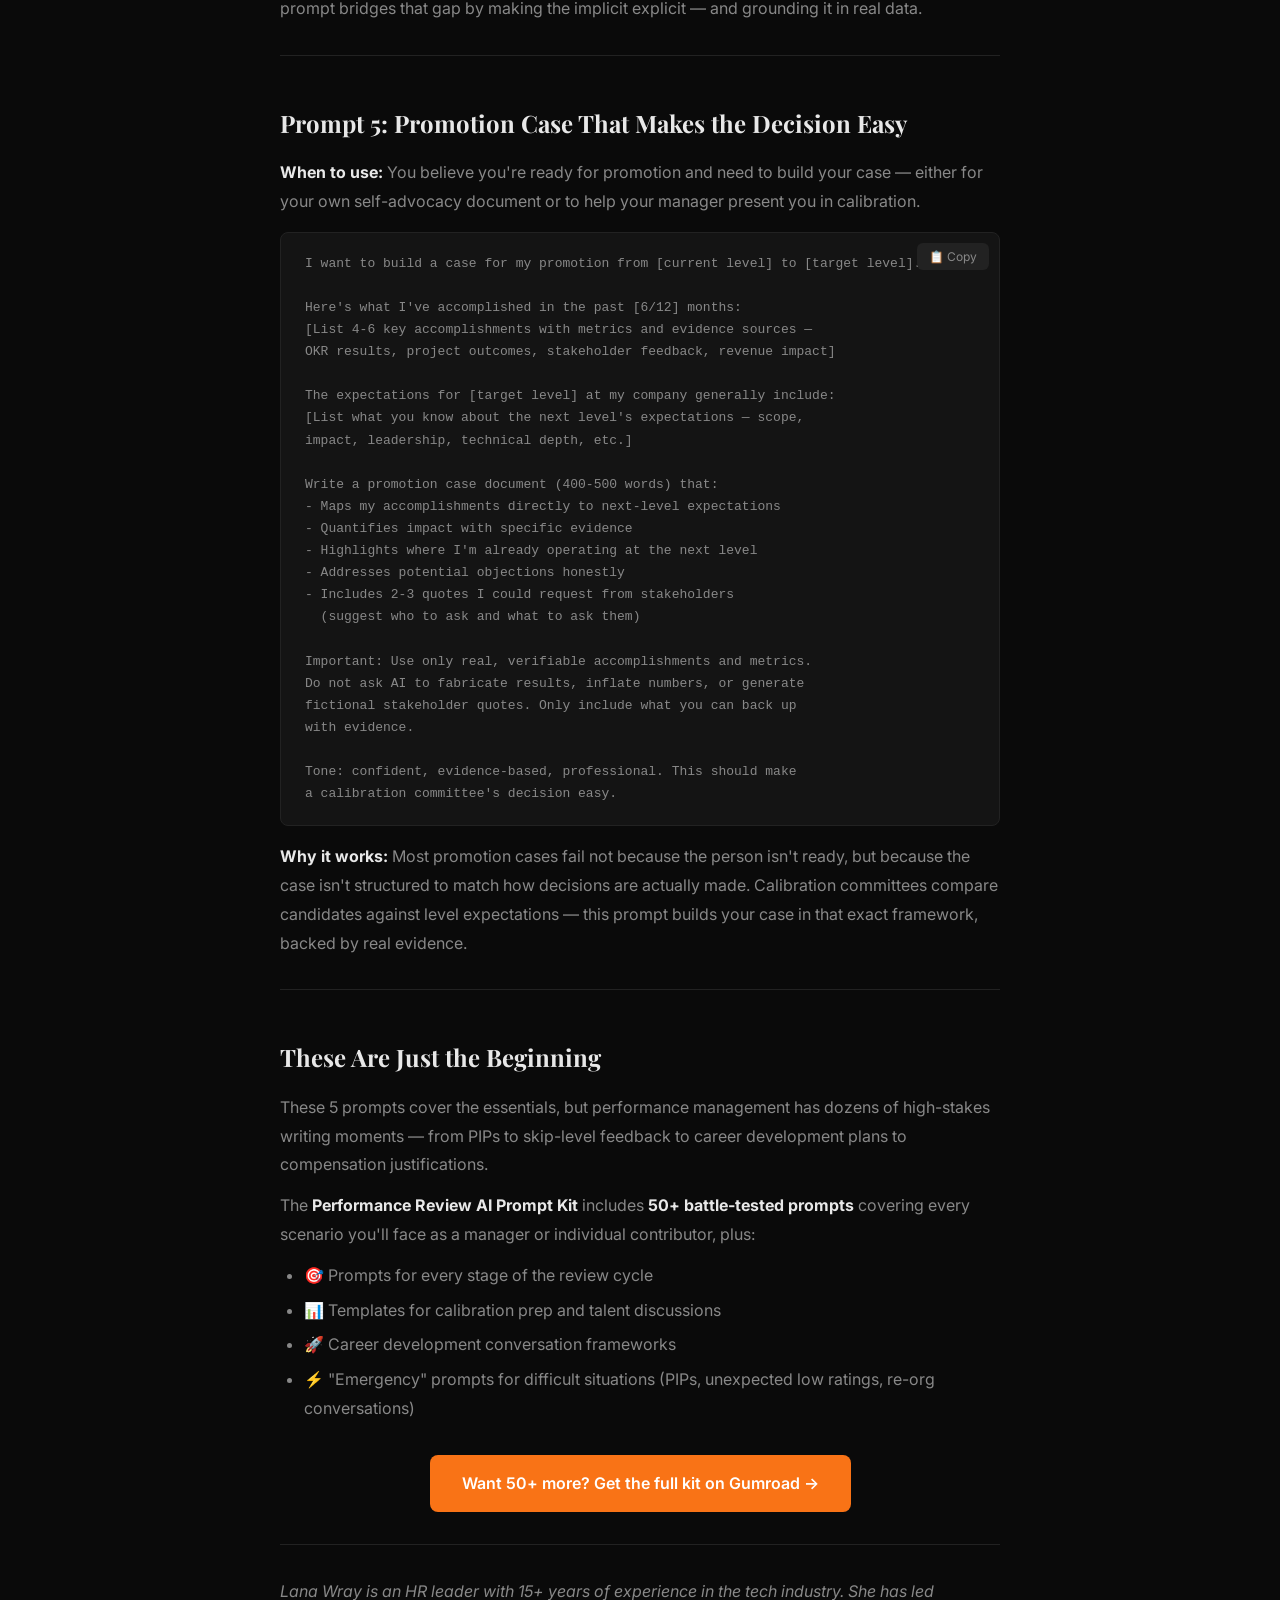
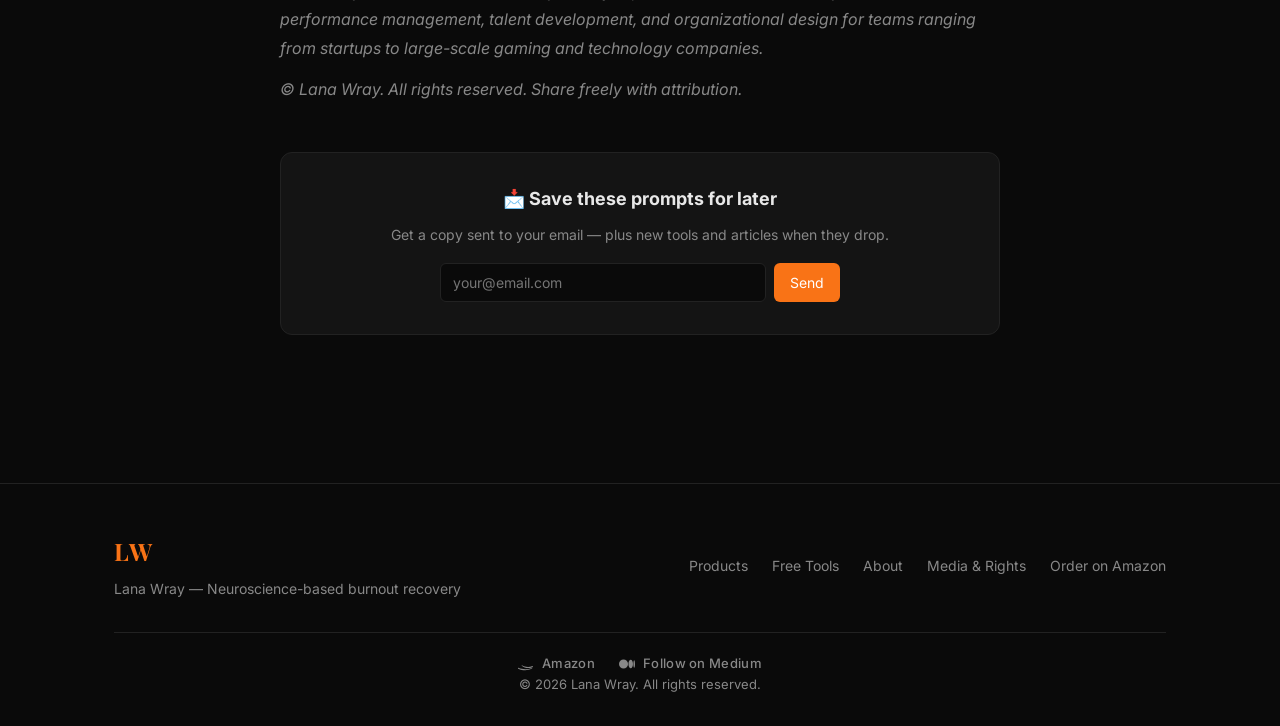
<file: ai-prompts.html>
<!DOCTYPE html>
<html lang="en">
<head>
    <meta charset="UTF-8">
  <link rel="icon" type="image/png" href="favicon.png">
    <meta name="viewport" content="width=device-width, initial-scale=1.0">
    <title>5 Free AI Prompts for Performance Reviews — Lana Wray</title>
    <meta name="description" content="5 ready-to-use AI prompts for performance reviews. Self-review, constructive feedback, peer review, OKRs, and promotion cases. Free from Lana Wray.">
    <link rel="preconnect" href="https://fonts.googleapis.com">
    <link href="https://fonts.googleapis.com/css2?family=Inter:wght@300;400;500;600;700&family=Playfair+Display:wght@400;600;700&display=swap" rel="stylesheet">
    <link rel="stylesheet" href="style.css">
    <script defer src="https://gumroad.com/js/gumroad.js"></script>
    <style>
        .article { max-width: 720px; margin: 0 auto; }
        .article h2 { font-family: 'Playfair Display', serif; font-size: 24px; margin: 48px 0 16px; color: var(--text); }
        .article h3 { font-size: 18px; margin: 32px 0 12px; color: var(--accent); }
        .article p { color: var(--text-muted); line-height: 1.8; margin-bottom: 12px; }
        .article strong { color: var(--text); }
        .article hr { border: none; border-top: 1px solid var(--border); margin: 32px 0; }
        .article ul { margin: 12px 0 12px 24px; }
        .article li { color: var(--text-muted); line-height: 1.8; margin-bottom: 6px; }
        .article code { background: var(--bg-card); padding: 2px 6px; border-radius: 4px; font-size: 14px; color: var(--accent); }
        .article a { color: var(--accent); }
        .code-block {
            background: var(--bg-card);
            border: 1px solid var(--border);
            border-radius: 8px;
            padding: 20px 24px;
            margin: 16px 0;
            overflow-x: auto;
        }
        .code-block {
            position: relative;
        }
        .code-block pre {
            color: var(--text-muted);
            font-family: 'Courier New', monospace;
            font-size: 13px;
            line-height: 1.7;
            white-space: pre-wrap;
            margin: 0;
        }
        .copy-btn {
            position: absolute;
            top: 10px;
            right: 10px;
            background: var(--border);
            border: none;
            color: var(--text-muted);
            padding: 6px 12px;
            border-radius: 6px;
            font-size: 12px;
            cursor: pointer;
            font-family: inherit;
            transition: all 0.2s;
        }
        .copy-btn:hover { background: var(--accent); color: #fff; }
        .email-footer {
            background: var(--bg-card);
            border: 1px solid var(--border);
            border-radius: 12px;
            padding: 32px;
            margin: 48px 0;
            text-align: center;
        }
    </style>
</head>
<body>

<nav class="nav">
    <div class="nav-inner">
        <a href="index.html" class="logo">LW</a>
        <div class="nav-links">
            <a href="index.html">Home</a>
            <a href="remote-assessment.html">Burnout Test</a>
            <a href="books.html">Products</a>
            <a href="free.html" class="active">Free Tools</a>
            <a href="about.html">About</a>
            <a href="contact.html">Media &amp; Rights</a>
        </div>
        <button class="menu-btn" onclick="toggleMenu()">☰</button>
    </div>
</nav>

<section class="section" style="padding-top: 140px;">
    <div class="container">
        <div class="article">
            <h1 style="font-family: 'Playfair Display', serif; font-size: 36px; margin-bottom: 8px;">5 AI Prompts That Will Transform Your Next Performance Review</h1>
            <p style="color: var(--text-muted); margin-bottom: 40px;">By Lana Wray · HR Leader & Author</p>


<!-- author line removed, shown in header -->

<hr>

<p>Performance reviews don't have to be painful. The right AI prompt turns hours of agonizing over wording into minutes of clear, professional, high-impact writing.</p>

<p>Here are 5 of my best prompts — pulled from the <strong>Performance Review AI Prompt Kit</strong> — to get you started.</p>

<hr>

<h2>How to Use These Prompts</h2>

<p>1. Copy the prompt into ChatGPT, Claude, or any AI assistant</p>
<p>2. Replace the <code>[bracketed sections]</code> with your specific details</p>
<p>3. Review and edit the output — AI gives you the draft, you add the judgment</p>
<p>4. Never submit AI-generated text without your personal review</p>

<h3>Important: AI Ethics & Boundaries</h3>

<p><strong>AI is a writing tool, not a decision-maker.</strong> AI should never determine ratings, compensation decisions, PIPs, or terminations. All evaluations must be based on real performance data and human judgment.</p>

<p><strong>Ground your prompts in evidence.</strong> Before using any prompt, gather your primary data: 1:1 notes, project outcomes, customer feedback, OKR dashboards, Jira/CRM data. Reference these sources in your <code>[bracketed sections]</code> so AI can build on facts, not assumptions.</p>

<p><strong>Watch for bias.</strong> AI-generated text can inadvertently reflect stereotypes (gender, age, ethnicity, health). Always review output for language that references personal characteristics unrelated to performance. Focus on observable behaviors and measurable results.</p>

<p><strong>Separate fact from formulation.</strong> AI can help you with the writing — the structure, tone, and clarity. But it cannot replace your observations, your notes, and your evidence base. The data must come from you; AI shapes the delivery.</p>

<p><strong>Check your company's policy.</strong> Ensure AI use in performance reviews doesn't conflict with your organization's policies or local employment law. Never upload sensitive personal data into AI tools without proper authorization.</p>

<p><strong>Assume everything is discoverable.</strong> AI prompts and outputs may become part of legal proceedings in the event of a dispute — especially around ratings, compensation, or termination decisions. Never include information that could indicate biased intent or that you wouldn't be comfortable explaining in a legal setting.</p>

<hr>

<h2>Prompt 1: Self-Review That Actually Showcases Your Impact</h2>

<p><strong>When to use:</strong> You need to write your own self-assessment and want to go beyond "I did my job." This prompt helps you frame your contributions in terms of business impact, not just activity.</p>

<div class="code-block"><pre>I need to write a performance self-review. Here are my key accomplishments
this review period:

[List 3-5 things you did — projects, initiatives, problems solved.
Include data sources: OKR results, dashboards, customer feedback,
project outcomes]

My role is [your title] in [your department/team].

Write a self-review (300-400 words) that:
- Leads with business impact, not tasks
- Quantifies results wherever possible
- Connects my work to team and company goals
- References specific evidence and data points
- Strikes a confident but not arrogant tone
- Includes 1-2 growth areas I'm actively working on
- Mentions 1-2 key obstacles I navigated and what support
  would help me be more effective

Use a professional but human voice — not corporate jargon.</pre></div>

<p><strong>Why it works:</strong> Most people undersell themselves in self-reviews because they describe <em>what</em> they did instead of <em>why it mattered</em>. This prompt forces the impact framing that managers and calibration committees actually respond to. The obstacles section helps surface systemic issues — not just individual wins.</p>

<hr>

<h2>Prompt 2: Constructive Feedback That Doesn't Destroy the Relationship</h2>

<p><strong>When to use:</strong> You're a manager who needs to deliver critical feedback in a written review, but you want it to land as developmental — not punitive. This is the hardest thing to write well under time pressure.</p>

<div class="code-block"><pre>I need to write constructive feedback for a direct report's performance review.

The situation: [Describe the specific behavior or performance gap — be factual.
Cite observable incidents with dates/context, not personal traits]
The impact: [What was the consequence for the team, project, or business?
Reference measurable outcomes where possible]
The person: [Brief context — their level, strengths, how long they've been
in role. Do NOT include protected characteristics (age, gender, health, etc.)]

Write feedback (150-200 words) that:
- Names the specific behavior, not the person's character
- Describes the impact without exaggerating
- Acknowledges their strengths genuinely (not as a "sandwich")
- Provides a clear, actionable path forward with concrete next steps
- Maintains respect and psychological safety

Tone: direct, caring, professional. This person should finish reading
and feel motivated to improve, not defeated.</pre></div>

<p><strong>Why it works:</strong> The biggest mistake managers make is being either too vague ("needs improvement in communication") or too harsh. This prompt follows the SBI framework (Situation-Behavior-Impact) and produces feedback that is specific, evidence-based, and humane — the trifecta that actually changes behavior.</p>

<hr>

<h2>Prompt 3: Peer Review When You Don't Know What to Say</h2>

<p><strong>When to use:</strong> You've been asked to provide peer feedback for someone and you're staring at a blank text box. You know they're good, but you can't articulate <em>how</em> they're good in a way that helps them.</p>

<div class="code-block"><pre>I need to write peer feedback for a colleague's performance review.

Their name: [Name]
Their role: [Title]
How we work together: [Describe the working relationship — same team,
cross-functional, project-based, etc.]

Here are 2-3 specific things I've observed:
[List concrete examples — moments, projects, interactions.
Focus on behaviors and outcomes, not personality traits.
Only include what you personally witnessed — do not interpret
motivations, health, or personal circumstances]

Write peer feedback (150-200 words) that:
- Highlights specific strengths with concrete behavioral examples
- Explains the impact of their contributions on our collaboration
- Stays within the boundaries of your own observations
- Includes one thoughtful growth suggestion (optional — only if genuine)
- Feels authentic, not generic

Avoid phrases like "team player" or "great communicator" without
backing them up with specifics.</pre></div>

<p><strong>Why it works:</strong> Generic peer feedback is useless. "Great to work with" tells a calibration committee nothing. This prompt forces specificity, which is what makes peer feedback actually count in promotion and development conversations.</p>

<hr>

<h2>Prompt 4: Turn Vague Goals Into Measurable OKRs</h2>

<p><strong>When to use:</strong> It's goal-setting season and you need to convert your manager's vague direction ("improve team velocity," "be more strategic") into concrete, measurable objectives that you can actually track and demonstrate.</p>

<div class="code-block"><pre>My manager wants me to focus on the following area next quarter:
"[Paste the vague goal or direction you were given]"

My role is [title] on the [team/department] team.

Here is what I know about current metrics and baselines:
[Include any relevant data — current numbers, team dashboards,
past quarter results]

Help me turn this into 1-2 concrete OKRs (Objectives and Key Results) that:
- Have a clear, inspiring objective statement
- Include 2-3 measurable key results per objective that are
  outcome-based, not activity-based (e.g., "increase NPS by X points"
  rather than "hold 5 meetings")
- Are ambitious but achievable in one quarter
- I can actually influence (not dependent on factors outside my control)
- Would clearly demonstrate impact in a performance review

Also suggest how I should track progress on each key result
(what data, what cadence).</pre></div>

<p><strong>Why it works:</strong> The gap between what managers <em>say</em> they want and what they'll actually <em>reward</em> at review time is one of the biggest sources of frustration in performance management. This prompt bridges that gap by making the implicit explicit — and grounding it in real data.</p>

<hr>

<h2>Prompt 5: Promotion Case That Makes the Decision Easy</h2>

<p><strong>When to use:</strong> You believe you're ready for promotion and need to build your case — either for your own self-advocacy document or to help your manager present you in calibration.</p>

<div class="code-block"><pre>I want to build a case for my promotion from [current level] to [target level].

Here's what I've accomplished in the past [6/12] months:
[List 4-6 key accomplishments with metrics and evidence sources —
OKR results, project outcomes, stakeholder feedback, revenue impact]

The expectations for [target level] at my company generally include:
[List what you know about the next level's expectations — scope,
impact, leadership, technical depth, etc.]

Write a promotion case document (400-500 words) that:
- Maps my accomplishments directly to next-level expectations
- Quantifies impact with specific evidence
- Highlights where I'm already operating at the next level
- Addresses potential objections honestly
- Includes 2-3 quotes I could request from stakeholders
  (suggest who to ask and what to ask them)

Important: Use only real, verifiable accomplishments and metrics.
Do not ask AI to fabricate results, inflate numbers, or generate
fictional stakeholder quotes. Only include what you can back up
with evidence.

Tone: confident, evidence-based, professional. This should make
a calibration committee's decision easy.</pre></div>

<p><strong>Why it works:</strong> Most promotion cases fail not because the person isn't ready, but because the case isn't structured to match how decisions are actually made. Calibration committees compare candidates against level expectations — this prompt builds your case in that exact framework, backed by real evidence.</p>

<hr>

<h2>These Are Just the Beginning</h2>

<p>These 5 prompts cover the essentials, but performance management has dozens of high-stakes writing moments — from PIPs to skip-level feedback to career development plans to compensation justifications.</p>

<p>The <strong>Performance Review AI Prompt Kit</strong> includes <strong>50+ battle-tested prompts</strong> covering every scenario you'll face as a manager or individual contributor, plus:</p>

<ul><li>🎯 Prompts for every stage of the review cycle</li>
<li>📊 Templates for calibration prep and talent discussions</li>
<li>🚀 Career development conversation frameworks</li>
<li>⚡ "Emergency" prompts for difficult situations (PIPs, unexpected low ratings, re-org conversations)</li>
</ul>
<p style="text-align: center; margin: 32px 0;"><a href="https://lanawray.gumroad.com/l/performance-review-ai-prompt-kit" target="_blank" class="btn btn-primary" style="display: inline-block; font-size: 16px; padding: 14px 32px;">Want 50+ more? Get the full kit on Gumroad →</a></p>

<hr>

<p><em>Lana Wray is an HR leader with 15+ years of experience in the tech industry. She has led performance management, talent development, and organizational design for teams ranging from startups to large-scale gaming and technology companies.</em></p>

<p><em>© Lana Wray. All rights reserved. Share freely with attribution.</em></p>


            <div class="email-footer">
                <h3 style="color: var(--text); margin: 0 0 8px;">📩 Save these prompts for later</h3>
                <p style="font-size: 14px;">Get a copy sent to your email — plus new tools and articles when they drop.</p>
                <form onsubmit="sendPrompts(event)" style="max-width: 400px; margin: 16px auto 0;">
                    <div style="display: flex; gap: 8px;">
                        <input type="email" id="promptsEmail" placeholder="your@email.com" required
                            style="flex: 1; padding: 10px 12px; background: var(--bg); border: 1px solid var(--border); border-radius: 6px; color: var(--text); font-size: 14px; font-family: inherit;">
                        <button type="submit" style="padding: 10px 16px; background: var(--accent); color: #fff; border: none; border-radius: 6px; font-size: 14px; cursor: pointer; font-family: inherit;">Send</button>
                    </div>
                    <p id="promptsStatus" style="font-size: 12px; margin-top: 8px; color: var(--accent); display: none;"></p>
                </form>
            </div>

        </div>
    </div>
</section>

<footer class="footer">
    <div class="container">
        <div class="footer-inner">
            <div class="footer-brand">
                <span class="logo">LW</span>
                <p>Lana Wray — Neuroscience-based burnout recovery</p>
            </div>
            <div class="footer-links">
                <a href="books.html">Products</a>
                <a href="free.html">Free Tools</a>
                <a href="about.html">About</a>
                <a href="contact.html">Media &amp; Rights</a>
                <a href="https://www.amazon.com/author/lanawray" target="_blank">Order on Amazon</a>
            </div>
        </div>
        <div class="footer-social">
            <a href="https://www.amazon.com/author/lanawray" target="_blank">
                <svg width="16" height="16" viewBox="0 0 24 24" fill="currentColor"><path d="M.045 18.02c.07-.116.36-.31.58-.213 3.334 1.456 6.96 2.18 10.546 2.18 3.066 0 6.28-.625 9.446-1.9.325-.13.6-.06.7.18.1.24-.04.5-.35.63C17.66 20.6 14.22 21.35 10.93 21.35c-3.74 0-7.28-.77-10.61-2.31-.21-.1-.34-.33-.27-.52zM22.16 16.98c-.15-.24-.5-.32-1.52.12-1.6.7-3.53 1.02-5.46 1.02-3.64 0-7.18-1.36-9.55-3.6-.3-.28-.1-.67.25-.47 2.77 1.6 5.96 2.45 9.16 2.45 2.17 0 4.56-.45 6.64-1.36.5-.22.93.25.48.84z"/></svg>
                Amazon
            </a>
            <a href="https://medium.com/@lanawray.author" target="_blank">
                <svg width="16" height="16" viewBox="0 0 24 24" fill="currentColor"><path d="M13.54 12a6.8 6.8 0 01-6.77 6.82A6.8 6.8 0 010 12a6.8 6.8 0 016.77-6.82A6.8 6.8 0 0113.54 12zM20.96 12c0 3.54-1.51 6.42-3.38 6.42-1.87 0-3.39-2.88-3.39-6.42s1.52-6.42 3.39-6.42 3.38 2.88 3.38 6.42M24 12c0 3.17-.53 5.75-1.19 5.75-.66 0-1.19-2.58-1.19-5.75s.53-5.75 1.19-5.75C23.47 6.25 24 8.83 24 12z"/></svg>
                Follow on Medium
            </a>
        </div>
        <p class="footer-copy">© 2026 Lana Wray. All rights reserved.</p>
    </div>
</footer>

<script>
function toggleMenu(){document.querySelector('.nav-links').classList.toggle('open');}

// Add copy buttons to all code blocks
document.querySelectorAll('.code-block').forEach(function(block) {
    var btn = document.createElement('button');
    btn.className = 'copy-btn';
    btn.textContent = '📋 Copy';
    btn.onclick = function() {
        var text = block.querySelector('pre').textContent;
        navigator.clipboard.writeText(text).then(function() {
            btn.textContent = '✓ Copied!';
            btn.style.background = '#22c55e';
            btn.style.color = '#fff';
            setTimeout(function() {
                btn.textContent = '📋 Copy';
                btn.style.background = '';
                btn.style.color = '';
            }, 2000);
        });
    };
    block.appendChild(btn);
});
function sendPrompts(e){
    e.preventDefault();
    var email=document.getElementById('promptsEmail').value;
    var fd=new FormData();
    fd.append('fields[email]',email);
    fd.append('ml-submit','1');
    fd.append('anticsrf','true');
    fetch('https://assets.mailerlite.com/jsonp/2134096/forms/180134149231740712/subscribe',{method:'POST',body:fd})
    .then(function(){
        var s=document.getElementById('promptsStatus');
        s.style.display='block';
        s.textContent='✓ Subscribed! You\'ll get updates.';
    });
}
</script>
<!-- MailerLite Universal -->
<script>
(function(w,d,e,u,f,l,n){w[f]=w[f]||function(){(w[f].q=w[f].q||[])
.push(arguments);},l=d.createElement(e),l.async=1,l.src=u,
n=d.getElementsByTagName(e)[0],n.parentNode.insertBefore(l,n);})
(window,document,'script','https://assets.mailerlite.com/js/universal.js','ml');
ml('account', '2134096');
</script>
<!-- End MailerLite Universal -->
</body>
</html>
</file>
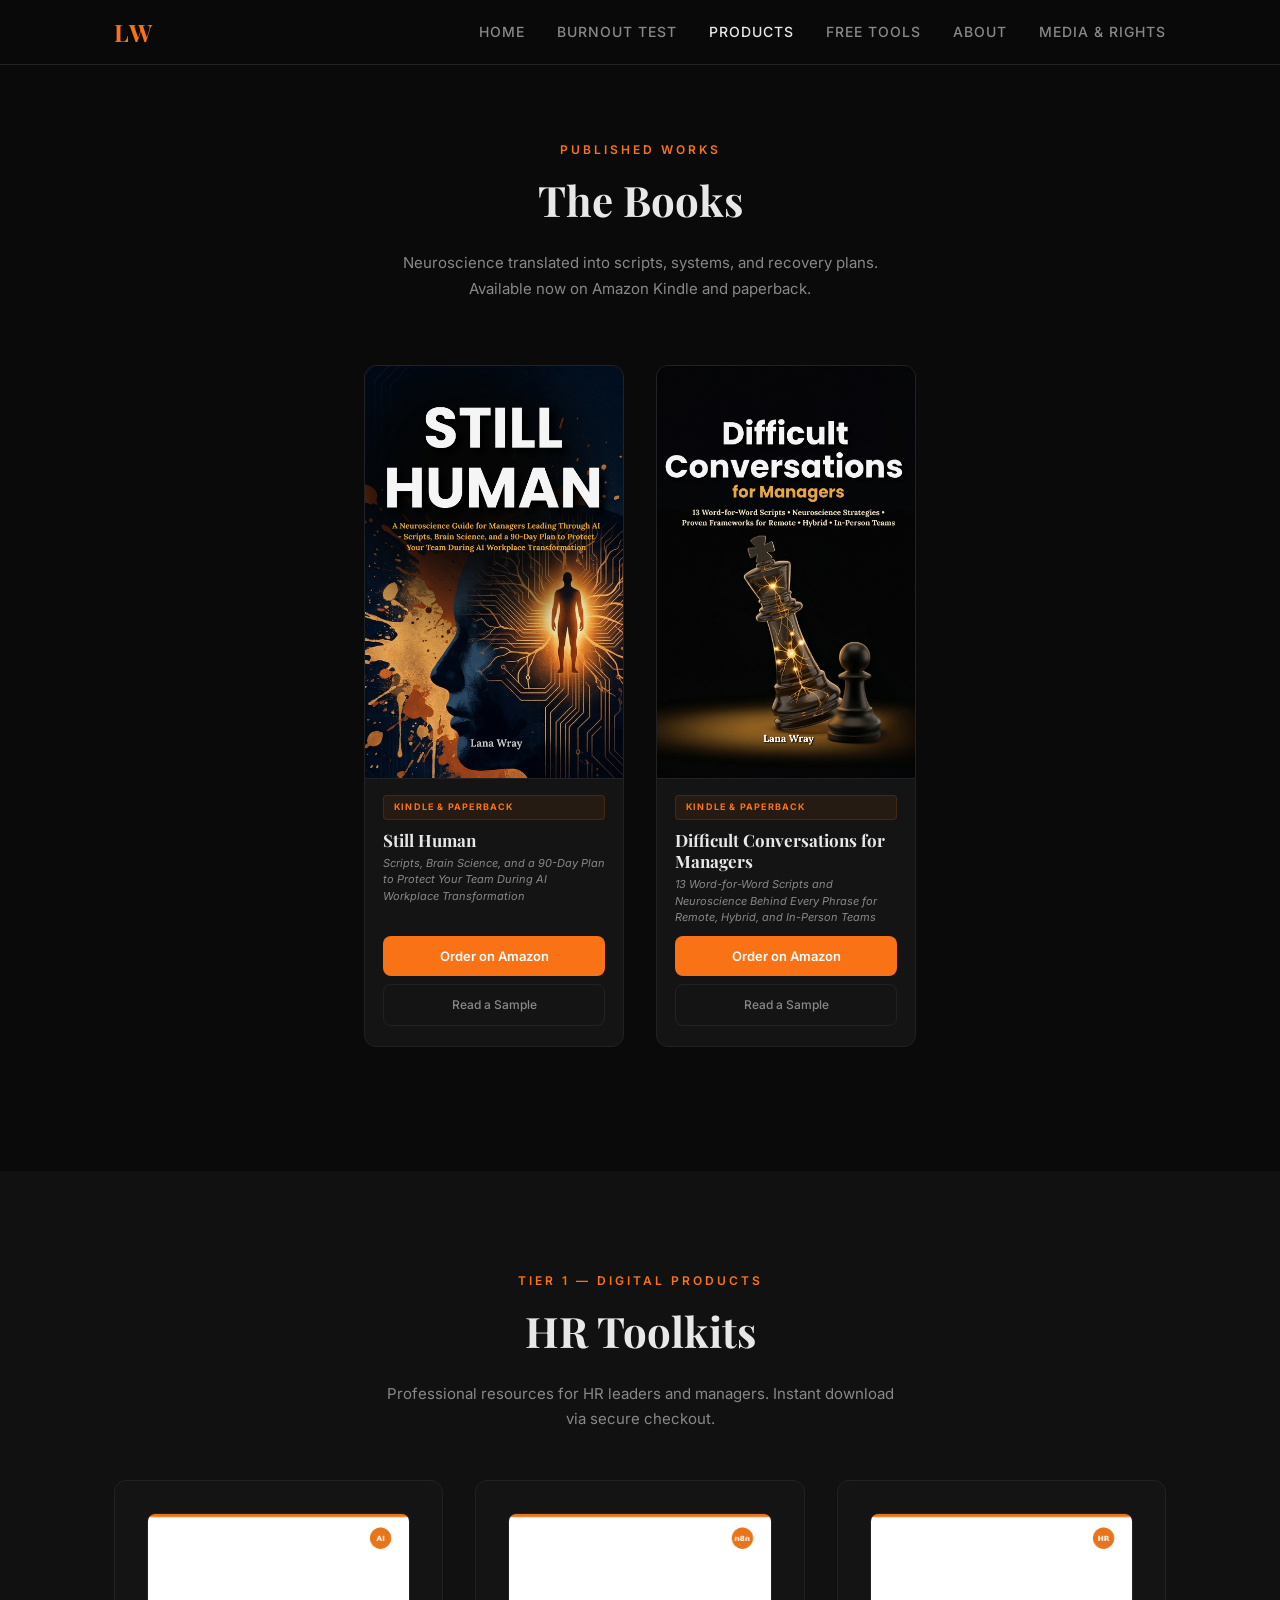
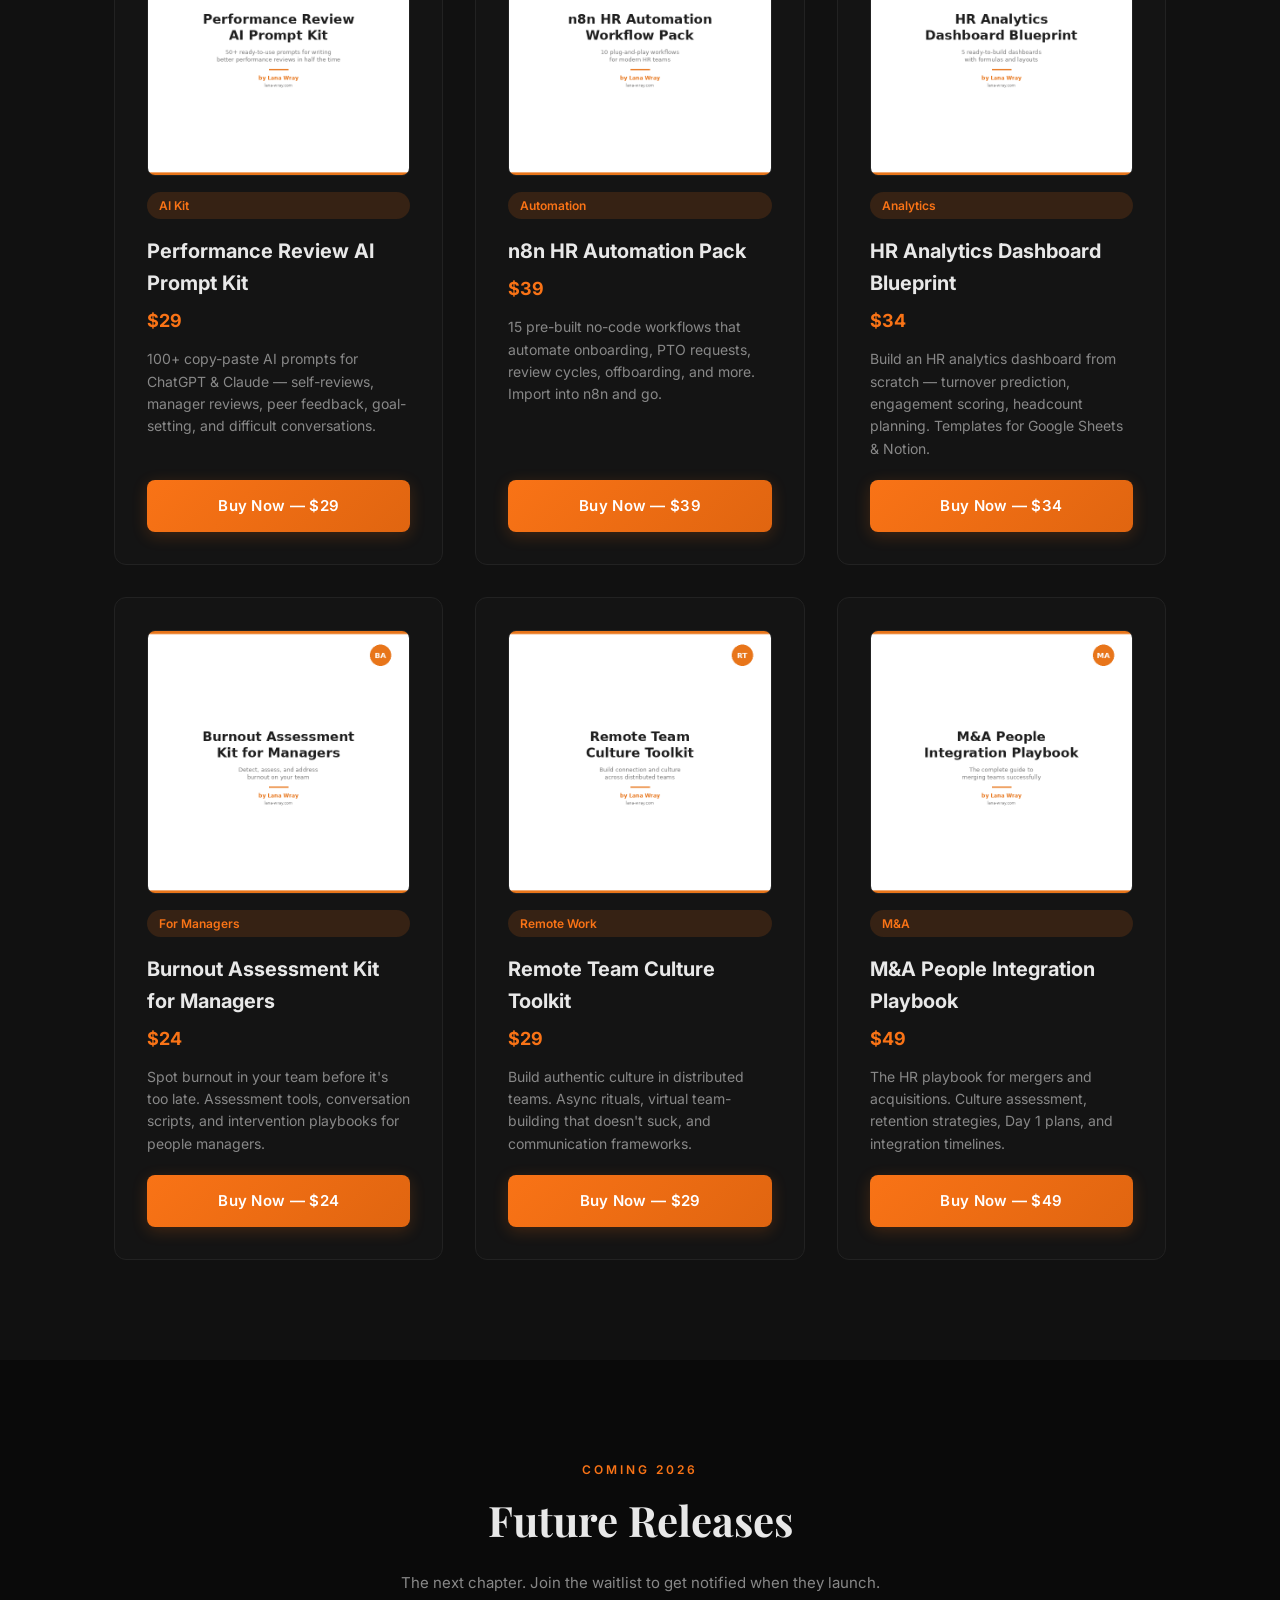
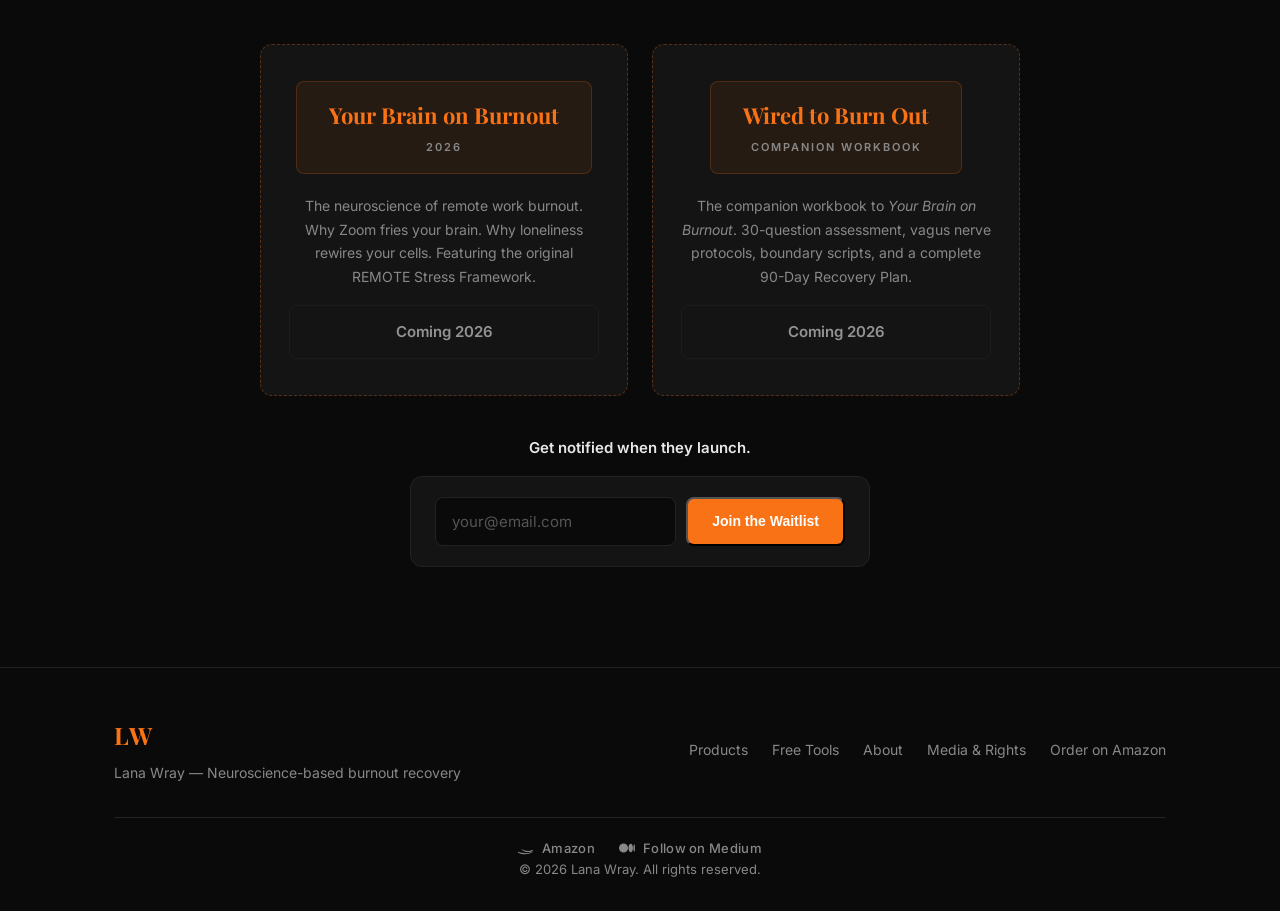
<file: books.html>
<!DOCTYPE html>
<html lang="en">
<head>
    <meta charset="UTF-8">
  <link rel="icon" type="image/png" href="favicon.png">
    <meta name="viewport" content="width=device-width, initial-scale=1.0">
    <title>Books & Tools — Neuroscience-Based Burnout Recovery | Lana Wray</title>
    <meta name="description" content="Evidence-based books, workbooks, and digital toolkits for burnout recovery, HR professionals, and managers leading through AI. By neuroscience author Lana Wray.">
    <meta name="keywords" content="burnout recovery workbook, manager scripts, HR toolkit, AI leadership, performance review prompts, remote team culture, neuroscience books, Wired to Burn Out, Still Human, Lana Wray">
    <meta property="og:title" content="Books & Tools — Lana Wray">
    <meta property="og:description" content="Neuroscience-based books, recovery workbooks, and digital toolkits for managers, HR leaders, and high performers navigating burnout and AI-driven change.">
    <meta property="og:type" content="website">
    <meta property="og:url" content="https://lana-wray.com/books.html">
    <meta name="twitter:card" content="summary">
    <meta name="twitter:title" content="Books & Tools — Lana Wray">
    <meta name="twitter:description" content="Evidence-based books and digital toolkits for burnout recovery, HR professionals, and managers leading through AI.">
    <link rel="canonical" href="https://lana-wray.com/books.html">
    <link rel="preconnect" href="https://fonts.googleapis.com">
    <link href="https://fonts.googleapis.com/css2?family=Inter:wght@300;400;500;600;700&family=Playfair+Display:wght@400;600;700&display=swap" rel="stylesheet">
    <link rel="stylesheet" href="style.css">
    <script defer src="https://gumroad.com/js/gumroad.js"></script>
</head>
<body>

<nav class="nav">
    <div class="nav-inner">
        <a href="index.html" class="logo">LW</a>
        <div class="nav-links">
            <a href="index.html">Home</a>
            <a href="remote-assessment.html">Burnout Test</a>
            <a href="books.html" class="active">Products</a>
            <a href="free.html">Free Tools</a>
            <a href="about.html">About</a>
            <a href="contact.html">Media &amp; Rights</a>
        </div>
        <button class="menu-btn" onclick="toggleMenu()">☰</button>
    </div>
</nav>

<!-- ===== SECTION 1: PUBLISHED BOOKS ===== -->
<section class="section" style="padding-top: 140px;" id="published-books">
    <div class="container">
        <p class="overline" style="text-align:center;">Published Works</p>
        <h2 class="section-title" style="margin-bottom:16px;">The Books</h2>
        <p class="center" style="color:var(--text-muted);margin-bottom:56px;max-width:520px;margin-left:auto;margin-right:auto;font-size:15px;line-height:1.7;">Neuroscience translated into scripts, systems, and recovery plans. Available now on Amazon Kindle and paperback.</p>

        <div class="showcase-grid">

            <!-- Still Human -->
            <div class="showcase-card">
                <div class="showcase-cover">
                    <img src="still-human-cover.jpg" alt="Still Human — Lana Wray" onerror="this.style.display='none';this.nextElementSibling.style.display='flex';">
                    <div class="showcase-cover-fallback">
                        <p class="showcase-cover-title">Still Human</p>
                        <p class="showcase-cover-author">Lana Wray</p>
                    </div>
                </div>
                <div class="showcase-body">
                    <div class="showcase-badge">Kindle &amp; Paperback</div>
                    <h3>Still Human</h3>
                    <p class="showcase-subtitle">Scripts, Brain Science, and a 90-Day Plan to Protect Your Team During AI Workplace Transformation</p>
                    <div class="showcase-actions">
                        <a href="https://www.amazon.com/dp/B0GHTRS544" target="_blank" class="btn btn-primary">Order on Amazon</a>
                        <a href="https://www.amazon.com/dp/B0GHTRS544" target="_blank" class="btn-sample">Read a Sample</a>
                    </div>
                </div>
            </div>

            <!-- Difficult Conversations -->
            <div class="showcase-card">
                <div class="showcase-cover">
                    <img src="difficult-conversations-cover.jpg" alt="Difficult Conversations for Managers — Lana Wray" onerror="this.style.display='none';this.nextElementSibling.style.display='flex';">
                    <div class="showcase-cover-fallback">
                        <p class="showcase-cover-title">Difficult Conversations for Managers</p>
                        <p class="showcase-cover-author">Lana Wray</p>
                    </div>
                </div>
                <div class="showcase-body">
                    <div class="showcase-badge">Kindle &amp; Paperback</div>
                    <h3>Difficult Conversations for Managers</h3>
                    <p class="showcase-subtitle">13 Word-for-Word Scripts and Neuroscience Behind Every Phrase for Remote, Hybrid, and In-Person Teams</p>
                    <div class="showcase-actions">
                        <a href="https://www.amazon.com/dp/B0DS9W2FG1" target="_blank" class="btn btn-primary">Order on Amazon</a>
                        <a href="https://www.amazon.com/dp/B0DS9W2FG1" target="_blank" class="btn-sample">Read a Sample</a>
                    </div>
                </div>
            </div>

        </div>
    </div>
</section>

<!-- ===== SECTION 2: DIGITAL TOOLKITS ===== -->
<section class="section section-dark">
    <div class="container">
        <p class="overline" style="text-align:center;">Tier 1 — Digital Products</p>
        <h2 class="section-title" style="margin-bottom:16px;">HR Toolkits</h2>
        <p class="center" style="color:var(--text-muted);margin-bottom:48px;max-width:520px;margin-left:auto;margin-right:auto;font-size:15px;line-height:1.7;">Professional resources for HR leaders and managers. Instant download via secure checkout.</p>

        <div class="book-grid">

            <div class="book-card">
                <img src="performance_review_ai_prompt_kit_thumb.png" alt="Performance Review AI Prompt Kit" class="product-img">
                <span class="tag">AI Kit</span>
                <h3>Performance Review AI Prompt Kit</h3>
                <p class="price">$29</p>
                <p>100+ copy-paste AI prompts for ChatGPT & Claude — self-reviews, manager reviews, peer feedback, goal-setting, and difficult conversations.</p>
                <a class="btn-gumroad" href="https://lanawray.gumroad.com/l/performance-review-ai-prompt-kit">Buy Now — $29</a>
            </div>

            <div class="book-card">
                <img src="n8n_hr_automation_workflow_pack_thumb.png" alt="n8n HR Automation Pack" class="product-img">
                <span class="tag">Automation</span>
                <h3>n8n HR Automation Pack</h3>
                <p class="price">$39</p>
                <p>15 pre-built no-code workflows that automate onboarding, PTO requests, review cycles, offboarding, and more. Import into n8n and go.</p>
                <a class="btn-gumroad" href="https://lanawray.gumroad.com/l/n8n-hr-automation-pack">Buy Now — $39</a>
            </div>

            <div class="book-card">
                <img src="hr_analytics_dashboard_blueprint_thumb.png" alt="HR Analytics Dashboard Blueprint" class="product-img">
                <span class="tag">Analytics</span>
                <h3>HR Analytics Dashboard Blueprint</h3>
                <p class="price">$34</p>
                <p>Build an HR analytics dashboard from scratch — turnover prediction, engagement scoring, headcount planning. Templates for Google Sheets & Notion.</p>
                <a class="btn-gumroad" href="https://lanawray.gumroad.com/l/hr-analytics-dashboard-blueprint">Buy Now — $34</a>
            </div>

            <div class="book-card">
                <img src="burnout_assessment_kit_managers_thumb.png" alt="Burnout Assessment Kit for Managers" class="product-img">
                <span class="tag">For Managers</span>
                <h3>Burnout Assessment Kit for Managers</h3>
                <p class="price">$24</p>
                <p>Spot burnout in your team before it's too late. Assessment tools, conversation scripts, and intervention playbooks for people managers.</p>
                <a class="btn-gumroad" href="https://lanawray.gumroad.com/l/burnout-assessment-kit-managers">Buy Now — $24</a>
            </div>

            <div class="book-card">
                <img src="remote_team_culture_toolkit_thumb.png" alt="Remote Team Culture Toolkit" class="product-img">
                <span class="tag">Remote Work</span>
                <h3>Remote Team Culture Toolkit</h3>
                <p class="price">$29</p>
                <p>Build authentic culture in distributed teams. Async rituals, virtual team-building that doesn't suck, and communication frameworks.</p>
                <a class="btn-gumroad" href="https://lanawray.gumroad.com/l/remote-team-culture-toolkit">Buy Now — $29</a>
            </div>

            <div class="book-card">
                <img src="ma_people_integration_playbook_thumb.png" alt="M&A People Integration Playbook" class="product-img">
                <span class="tag">M&amp;A</span>
                <h3>M&A People Integration Playbook</h3>
                <p class="price">$49</p>
                <p>The HR playbook for mergers and acquisitions. Culture assessment, retention strategies, Day 1 plans, and integration timelines.</p>
                <a class="btn-gumroad" href="https://lanawray.gumroad.com/l/ma-people-integration-playbook">Buy Now — $49</a>
            </div>

        </div>
    </div>
</section>

<!-- ===== SECTION 3: FUTURE RELEASES ===== -->
<section class="section">
    <div class="container">
        <p class="overline" style="text-align:center;">Coming 2026</p>
        <h2 class="section-title" style="margin-bottom:16px;">Future Releases</h2>
        <p class="center" style="color:var(--text-muted);margin-bottom:48px;max-width:520px;margin-left:auto;margin-right:auto;font-size:15px;line-height:1.7;">The next chapter. Join the waitlist to get notified when they launch.</p>

        <div class="grid-2" style="max-width:760px;margin:0 auto;">

            <div class="card" style="text-align:center;padding:36px 28px;border-style:dashed;border-color:rgba(249,115,22,0.3);">
                <div style="display:inline-block;background:rgba(249,115,22,0.08);border:1px solid rgba(249,115,22,0.2);border-radius:8px;padding:16px 32px;margin-bottom:20px;">
                    <p style="font-family:'Playfair Display',serif;font-size:22px;font-weight:700;color:var(--accent);margin:0;">Your Brain on Burnout</p>
                    <p style="font-size:11px;font-weight:600;text-transform:uppercase;letter-spacing:2px;color:var(--text-muted);margin-top:6px;">2026</p>
                </div>
                <p style="font-size:14px;color:var(--text-muted);line-height:1.7;margin-bottom:16px;">The neuroscience of remote work burnout. Why Zoom fries your brain. Why loneliness rewires your cells. Featuring the original REMOTE Stress Framework.</p>
                <span class="btn btn-secondary" style="width:100%;text-align:center;cursor:default;opacity:0.6;">Coming 2026</span>
            </div>

            <div class="card" style="text-align:center;padding:36px 28px;border-style:dashed;border-color:rgba(249,115,22,0.3);">
                <div style="display:inline-block;background:rgba(249,115,22,0.08);border:1px solid rgba(249,115,22,0.2);border-radius:8px;padding:16px 32px;margin-bottom:20px;">
                    <p style="font-family:'Playfair Display',serif;font-size:22px;font-weight:700;color:var(--accent);margin:0;">Wired to Burn Out</p>
                    <p style="font-size:11px;font-weight:600;text-transform:uppercase;letter-spacing:2px;color:var(--text-muted);margin-top:6px;">Companion Workbook</p>
                </div>
                <p style="font-size:14px;color:var(--text-muted);line-height:1.7;margin-bottom:16px;">The companion workbook to <em>Your Brain on Burnout</em>. 30-question assessment, vagus nerve protocols, boundary scripts, and a complete 90-Day Recovery Plan.</p>
                <span class="btn btn-secondary" style="width:100%;text-align:center;cursor:default;opacity:0.6;">Coming 2026</span>
            </div>

        </div>

        <!-- Waitlist Email Capture -->
        <div style="text-align:center;margin-top:40px;">
            <p style="font-size:15px;color:var(--text);font-weight:600;margin-bottom:16px;">Get notified when they launch.</p>
            <div class="ml-embedded" data-form="waitlist-books"></div>
            <form class="waitlist-form" id="waitlistFormBooks" onsubmit="return handleWaitlist(event, 'waitlistFormBooks')">
                <input type="email" name="email" placeholder="your@email.com" required>
                <button type="submit" class="btn btn-primary">Join the Waitlist</button>
            </form>
            <p class="waitlist-success" id="waitlistSuccessBooks" style="display:none;color:var(--accent);font-size:14px;margin-top:12px;font-weight:600;">You're on the list. We'll email you when they drop.</p>
        </div>
    </div>
</section>

<footer class="footer">
    <div class="container">
        <div class="footer-inner">
            <div class="footer-brand">
                <span class="logo">LW</span>
                <p>Lana Wray — Neuroscience-based burnout recovery</p>
            </div>
            <div class="footer-links">
                <a href="books.html">Products</a>
                <a href="free.html">Free Tools</a>
                <a href="about.html">About</a>
                <a href="contact.html">Media &amp; Rights</a>
                <a href="https://www.amazon.com/author/lanawray" target="_blank">Order on Amazon</a>
            </div>
        </div>
        <div class="footer-social">
            <a href="https://www.amazon.com/author/lanawray" target="_blank">
                <svg width="16" height="16" viewBox="0 0 24 24" fill="currentColor"><path d="M.045 18.02c.07-.116.36-.31.58-.213 3.334 1.456 6.96 2.18 10.546 2.18 3.066 0 6.28-.625 9.446-1.9.325-.13.6-.06.7.18.1.24-.04.5-.35.63C17.66 20.6 14.22 21.35 10.93 21.35c-3.74 0-7.28-.77-10.61-2.31-.21-.1-.34-.33-.27-.52zM22.16 16.98c-.15-.24-.5-.32-1.52.12-1.6.7-3.53 1.02-5.46 1.02-3.64 0-7.18-1.36-9.55-3.6-.3-.28-.1-.67.25-.47 2.77 1.6 5.96 2.45 9.16 2.45 2.17 0 4.56-.45 6.64-1.36.5-.22.93.25.48.84z"/></svg>
                Amazon
            </a>
            <a href="https://medium.com/@lanawray.author" target="_blank">
                <svg width="16" height="16" viewBox="0 0 24 24" fill="currentColor"><path d="M13.54 12a6.8 6.8 0 01-6.77 6.82A6.8 6.8 0 010 12a6.8 6.8 0 016.77-6.82A6.8 6.8 0 0113.54 12zM20.96 12c0 3.54-1.51 6.42-3.38 6.42-1.87 0-3.39-2.88-3.39-6.42s1.52-6.42 3.39-6.42 3.38 2.88 3.38 6.42M24 12c0 3.17-.53 5.75-1.19 5.75-.66 0-1.19-2.58-1.19-5.75s.53-5.75 1.19-5.75C23.47 6.25 24 8.83 24 12z"/></svg>
                Follow on Medium
            </a>
        </div>
        <p class="footer-copy">© 2026 Lana Wray. All rights reserved.</p>
    </div>
</footer>

<script>function toggleMenu(){document.querySelector('.nav-links').classList.toggle('open');}</script>
<!-- Waitlist Handler -->
<script>
function handleWaitlist(e, formId) {
    e.preventDefault();
    var form = document.getElementById(formId);
    var email = form.querySelector('input[type="email"]').value;
    if (window.ml) { ml('subscribe', { email: email }); }
    form.style.display = 'none';
    var successEl = form.nextElementSibling;
    if (successEl && successEl.classList.contains('waitlist-success')) {
        successEl.style.display = 'block';
    }
    return false;
}
</script>
<!-- MailerLite Universal -->
<script>
(function(w,d,e,u,f,l,n){w[f]=w[f]||function(){(w[f].q=w[f].q||[])
.push(arguments);},l=d.createElement(e),l.async=1,l.src=u,
n=d.getElementsByTagName(e)[0],n.parentNode.insertBefore(l,n);})
(window,document,'script','https://assets.mailerlite.com/js/universal.js','ml');
ml('account', '2134096');
</script>
<!-- End MailerLite Universal -->
</body>
</html>
</file>
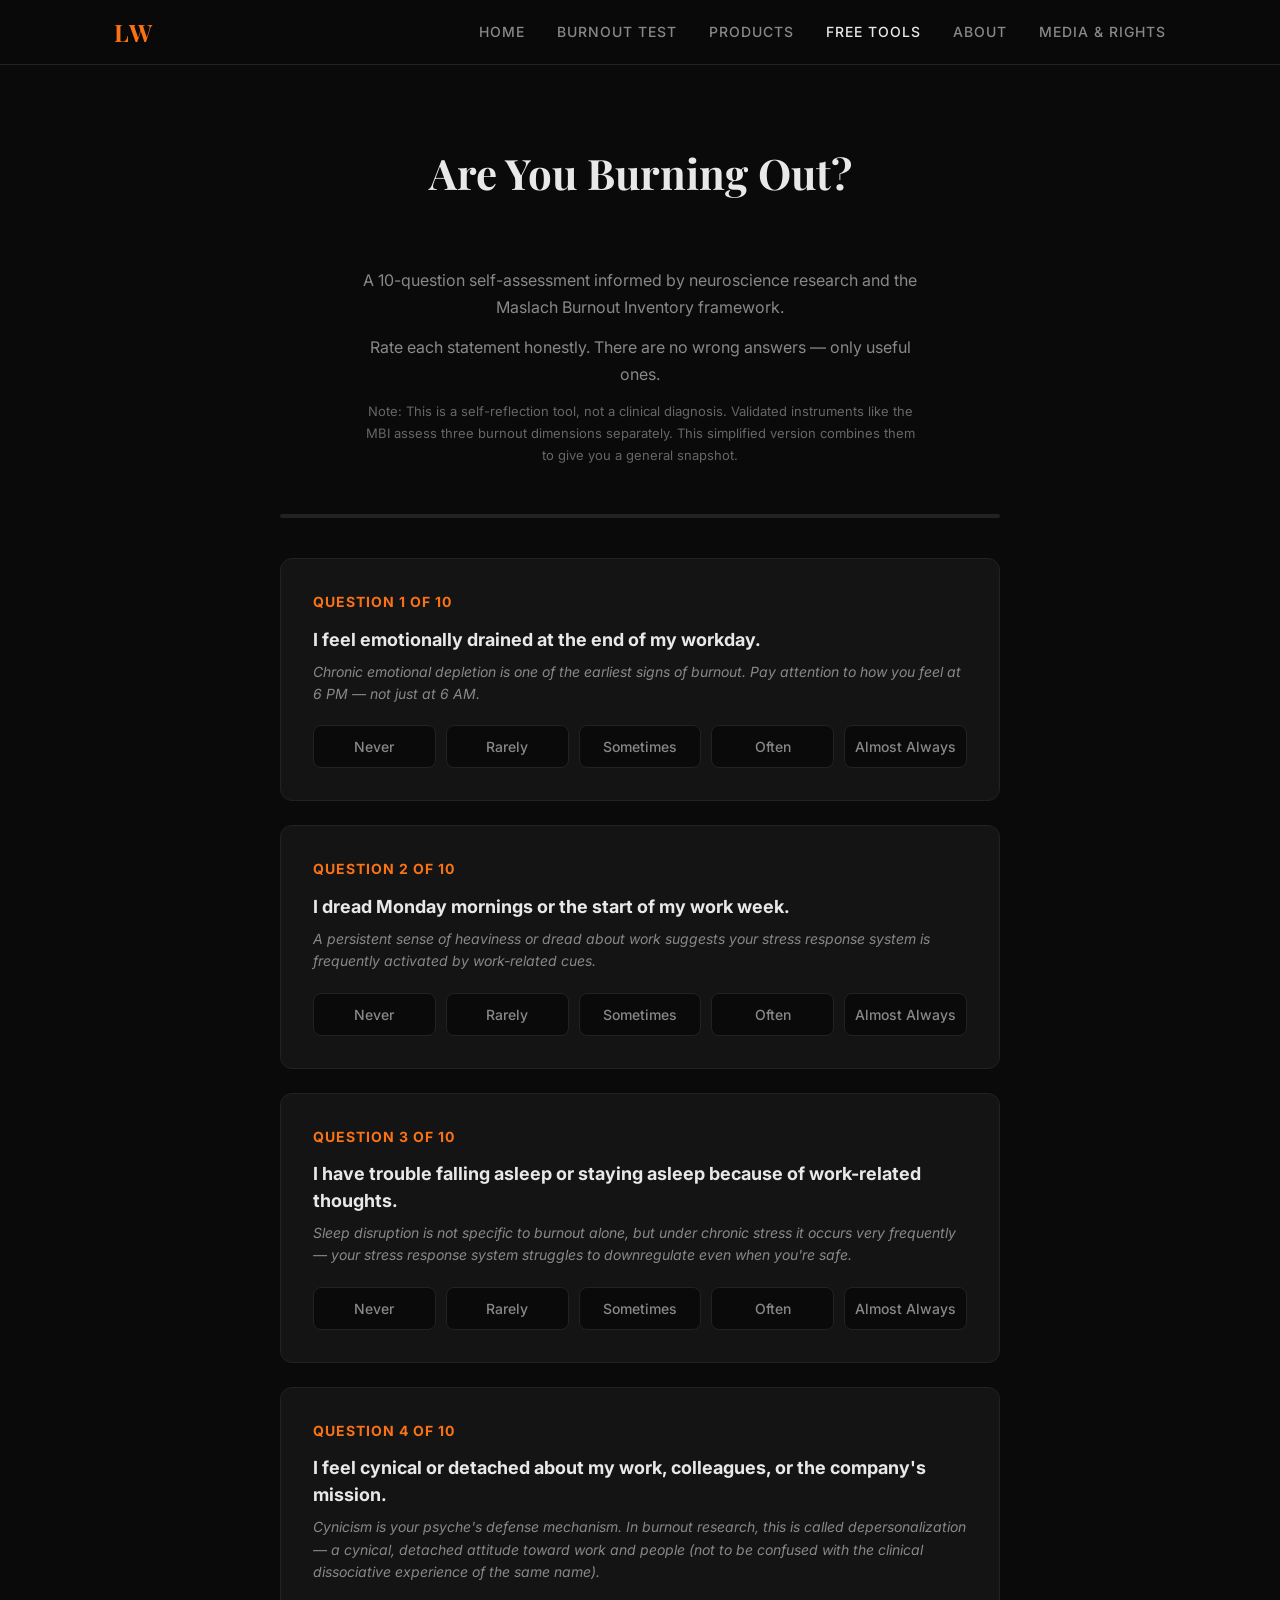
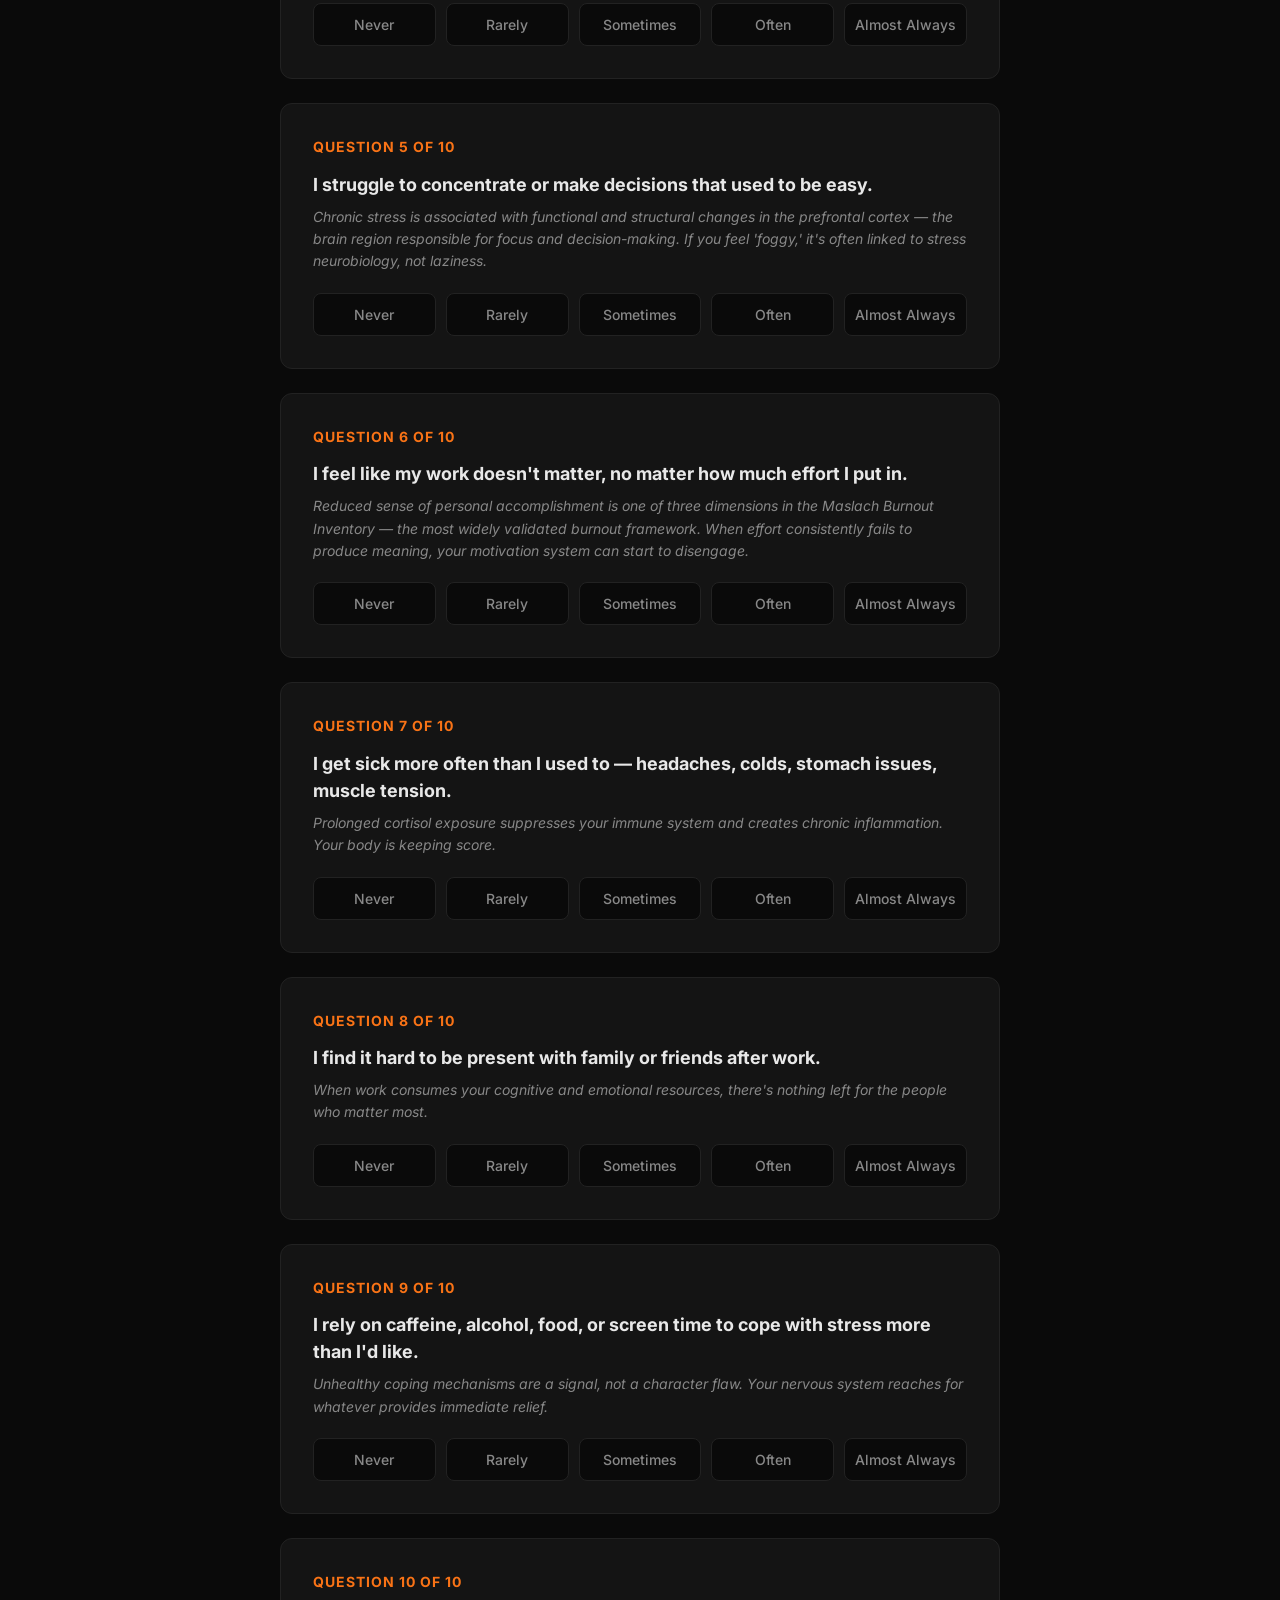
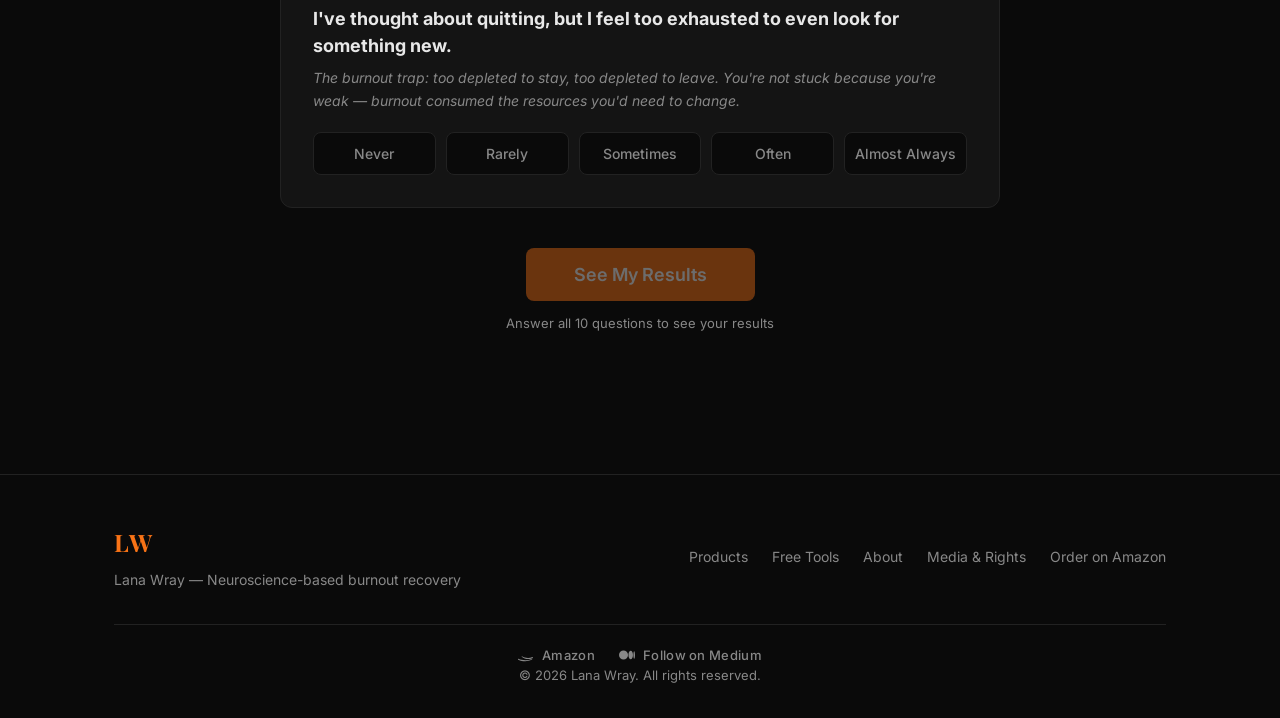
<file: burnout-test.html>
<!DOCTYPE html>
<html lang="en">
<head>
    <meta charset="UTF-8">
  <link rel="icon" type="image/png" href="favicon.png">
    <meta name="viewport" content="width=device-width, initial-scale=1.0">
    <title>Burnout Self-Check — Am I Burning Out? | Lana Wray</title>
    <meta name="description" content="Free 10-question burnout self-assessment backed by neuroscience and the Maslach Burnout Inventory framework. Find out where you are on the burnout spectrum in 3 minutes. By neuroscience author Lana Wray.">
    <meta name="keywords" content="burnout test, burnout self assessment, am I burned out, burnout quiz, Maslach burnout inventory, burnout spectrum, workplace burnout test, free burnout assessment, Lana Wray">
    <meta property="og:title" content="Am I Burning Out? Free 10-Question Burnout Self-Check | Lana Wray">
    <meta property="og:description" content="Free 10-question burnout self-assessment backed by neuroscience. Find out where you are on the burnout spectrum in 3 minutes.">
    <meta property="og:type" content="website">
    <meta property="og:url" content="https://lana-wray.com/burnout-test.html">
    <meta name="twitter:card" content="summary">
    <meta name="twitter:title" content="Am I Burning Out? Free Burnout Self-Check | Lana Wray">
    <meta name="twitter:description" content="Free 10-question burnout self-assessment backed by neuroscience. Takes 3 minutes.">
    <link rel="canonical" href="https://lana-wray.com/burnout-test.html">
    <link rel="preconnect" href="https://fonts.googleapis.com">
    <link href="https://fonts.googleapis.com/css2?family=Inter:wght@300;400;500;600;700&family=Playfair+Display:wght@400;600;700&display=swap" rel="stylesheet">
    <link rel="stylesheet" href="style.css">
    <script defer src="https://gumroad.com/js/gumroad.js"></script>
    <style>
        .quiz-container { max-width: 720px; margin: 0 auto; }
        .quiz-intro { text-align: center; margin-bottom: 48px; }
        .quiz-intro p { color: var(--text-muted); max-width: 560px; margin: 0 auto; line-height: 1.7; }

        .question-card {
            background: var(--bg-card);
            border: 1px solid var(--border);
            border-radius: var(--radius);
            padding: 32px;
            margin-bottom: 24px;
            transition: border-color 0.3s;
        }
        .question-card.answered { border-color: var(--accent); }
        .question-card .q-number {
            color: var(--accent);
            font-weight: 700;
            font-size: 14px;
            text-transform: uppercase;
            letter-spacing: 1px;
            margin-bottom: 12px;
        }
        .question-card h3 {
            font-size: 18px;
            line-height: 1.5;
            margin-bottom: 8px;
            color: var(--text);
        }
        .question-card .q-note {
            font-size: 14px;
            color: var(--text-muted);
            line-height: 1.6;
            margin-bottom: 20px;
            font-style: italic;
        }
        .rating-buttons {
            display: flex;
            gap: 10px;
            flex-wrap: wrap;
        }
        .rating-btn {
            flex: 1;
            min-width: 56px;
            padding: 12px 8px;
            background: var(--bg);
            border: 1px solid var(--border);
            border-radius: 8px;
            color: var(--text-muted);
            font-size: 14px;
            font-weight: 500;
            cursor: pointer;
            transition: all 0.2s;
            text-align: center;
            font-family: inherit;
        }
        .rating-btn:hover { border-color: var(--accent); color: var(--text); }
        .rating-btn.selected {
            background: var(--accent);
            border-color: var(--accent);
            color: #fff;
            font-weight: 700;
        }
        .rating-labels {
            display: flex;
            justify-content: space-between;
            margin-top: 8px;
            font-size: 11px;
            color: var(--text-muted);
        }

        .progress-bar {
            width: 100%;
            height: 4px;
            background: var(--border);
            border-radius: 2px;
            margin-bottom: 40px;
            overflow: hidden;
        }
        .progress-fill {
            height: 100%;
            background: var(--accent);
            border-radius: 2px;
            transition: width 0.4s ease;
            width: 0%;
        }

        .submit-area {
            text-align: center;
            margin: 40px 0;
        }
        .submit-btn {
            background: var(--accent);
            color: #fff;
            border: none;
            padding: 16px 48px;
            border-radius: 8px;
            font-size: 18px;
            font-weight: 600;
            cursor: pointer;
            font-family: inherit;
            transition: opacity 0.2s;
        }
        .submit-btn:hover { opacity: 0.9; }
        .submit-btn:disabled { opacity: 0.4; cursor: not-allowed; }

        .result-card {
            display: none;
            background: var(--bg-card);
            border: 2px solid var(--border);
            border-radius: var(--radius);
            padding: 48px 32px;
            text-align: center;
            margin: 40px 0;
        }
        .result-card.visible { display: block; }
        .result-zone {
            font-size: 64px;
            margin-bottom: 16px;
        }
        .result-title {
            font-family: 'Playfair Display', serif;
            font-size: 28px;
            margin-bottom: 8px;
        }
        .result-score {
            font-size: 48px;
            font-weight: 700;
            color: var(--accent);
            margin-bottom: 8px;
        }
        .result-range {
            color: var(--text-muted);
            margin-bottom: 24px;
            font-size: 14px;
        }
        .result-text {
            color: var(--text-muted);
            line-height: 1.8;
            max-width: 540px;
            margin: 0 auto 32px;
            text-align: left;
        }
        .result-cta {
            margin-top: 32px;
            padding-top: 32px;
            border-top: 1px solid var(--border);
        }
        .result-cta p {
            color: var(--text-muted);
            margin-bottom: 16px;
            font-size: 15px;
        }

        .score-bar {
            display: flex;
            height: 12px;
            border-radius: 6px;
            overflow: hidden;
            margin: 24px 0 8px;
            max-width: 400px;
            margin-left: auto;
            margin-right: auto;
        }
        .score-bar .zone-green { background: #22c55e; flex: 22; }
        .score-bar .zone-yellow { background: #eab308; flex: 14; }
        .score-bar .zone-red { background: #ef4444; flex: 14; }
        .score-marker {
            max-width: 400px;
            margin: 0 auto;
            position: relative;
            height: 20px;
        }
        .score-dot {
            position: absolute;
            top: 0;
            width: 3px;
            height: 16px;
            background: var(--text);
            border-radius: 1px;
            transform: translateX(-50%);
        }

        .other-tests {
            margin-top: 60px;
            text-align: center;
        }
        .other-tests h3 {
            color: var(--text-muted);
            font-size: 14px;
            text-transform: uppercase;
            letter-spacing: 1px;
            margin-bottom: 16px;
        }
    </style>
</head>
<body>

<nav class="nav">
    <div class="nav-inner">
        <a href="index.html" class="logo">LW</a>
        <div class="nav-links">
            <a href="index.html">Home</a>
            <a href="remote-assessment.html">Burnout Test</a>
            <a href="books.html">Products</a>
            <a href="free.html" class="active">Free Tools</a>
            <a href="about.html">About</a>
            <a href="contact.html">Media &amp; Rights</a>
        </div>
        <button class="menu-btn" onclick="toggleMenu()">☰</button>
    </div>
</nav>

<section class="section" style="padding-top: 140px;">
    <div class="container">
        <div class="quiz-container" id="quizSection">

            <div class="quiz-intro">
                <h2 class="section-title">Are You Burning Out?</h2>
                <p style="margin-bottom: 12px;">A 10-question self-assessment informed by neuroscience research and the Maslach Burnout Inventory framework.</p>
                <p style="margin-bottom: 12px;">Rate each statement honestly. There are no wrong answers — only useful ones.</p>
                <p style="font-size: 13px; color: #666;">Note: This is a self-reflection tool, not a clinical diagnosis. Validated instruments like the MBI assess three burnout dimensions separately. This simplified version combines them to give you a general snapshot.</p>
            </div>

            <div class="progress-bar">
                <div class="progress-fill" id="progressFill"></div>
            </div>

            <div id="questions"></div>

            <div class="submit-area">
                <button class="submit-btn" id="submitBtn" disabled onclick="showResult()">See My Results</button>
                <p style="color: var(--text-muted); font-size: 13px; margin-top: 12px;" id="submitHint">Answer all 10 questions to see your results</p>
            </div>
        </div>

        <div class="result-card" id="resultCard">
            <div class="result-zone" id="resultEmoji"></div>
            <div class="result-score" id="resultScore"></div>
            <div class="result-title" id="resultTitle"></div>
            <div class="result-range" id="resultRange"></div>

            <div class="score-bar">
                <div class="zone-green"></div>
                <div class="zone-yellow"></div>
                <div class="zone-red"></div>
            </div>
            <div class="score-marker">
                <div class="score-dot" id="scoreDot"></div>
            </div>

            <div class="result-text" id="resultText"></div>

            <!-- Email capture — right after results -->
            <div style="padding-top: 24px; border-top: 1px solid var(--border); text-align: center;">
                <form id="emailForm" onsubmit="submitEmail(event)" style="max-width: 400px; margin: 0 auto;">
                    <input type="hidden" id="formScore" name="score" value="">
                    <input type="hidden" id="formZone" name="zone" value="">
                    <p style="color: var(--text-muted); font-size: 13px; margin-bottom: 10px;">Want a copy of your results + burnout recovery tips?</p>
                    <div style="display: flex; gap: 8px;">
                        <input type="email" id="emailInput" name="email" placeholder="your@email.com" required
                            style="flex: 1; padding: 10px 12px; background: var(--bg); border: 1px solid var(--border); border-radius: 6px; color: var(--text); font-size: 14px; font-family: inherit; outline: none;">
                        <button type="submit" style="padding: 10px 16px; background: var(--border); color: var(--text-muted); border: none; border-radius: 6px; font-size: 13px; cursor: pointer; font-family: inherit; white-space: nowrap;">Send</button>
                    </div>
                    <label style="display: flex; align-items: center; gap: 6px; margin-top: 8px; font-size: 11px; color: #555; cursor: pointer;">
                        <input type="checkbox" id="optinCheck" name="optin" value="yes" checked style="accent-color: var(--accent);">
                        Also send me new tools & articles. Unsubscribe anytime.
                    </label>
                    <p id="emailStatus" style="margin-top: 8px; font-size: 12px; color: var(--accent); display: none;"></p>
                </form>
            </div>

            <!-- Amazon CTA — below email -->
            <div class="result-cta">
                <p id="resultCta"></p>
                <a href="https://www.amazon.com/dp/B0GHTRS544" target="_blank" class="btn btn-primary" style="display:inline-block;">Get "Still Human" on Amazon</a>
                <a href="https://www.amazon.com/dp/B0DS9W2FG1" target="_blank" class="btn btn-secondary" style="display:inline-block;margin-left:8px;">Difficult Conversations for Managers</a>
                <p style="margin-top: 16px;"><a href="books.html">Browse all products →</a></p>
            </div>

            <div class="other-tests">
                <h3>More Free Assessments</h3>
                <p style="color: var(--text-muted);">Coming soon — Manager Burnout Risk, Team Health Check, Remote Culture Score</p>
            </div>
        </div>

    </div>
</section>

<footer class="footer">
    <div class="container">
        <div class="footer-inner">
            <div class="footer-brand">
                <span class="logo">LW</span>
                <p>Lana Wray — Neuroscience-based burnout recovery</p>
            </div>
            <div class="footer-links">
                <a href="books.html">Products</a>
                <a href="free.html">Free Tools</a>
                <a href="about.html">About</a>
                <a href="contact.html">Media &amp; Rights</a>
                <a href="https://www.amazon.com/author/lanawray" target="_blank">Order on Amazon</a>
            </div>
        </div>
        <div class="footer-social">
            <a href="https://www.amazon.com/author/lanawray" target="_blank">
                <svg width="16" height="16" viewBox="0 0 24 24" fill="currentColor"><path d="M.045 18.02c.07-.116.36-.31.58-.213 3.334 1.456 6.96 2.18 10.546 2.18 3.066 0 6.28-.625 9.446-1.9.325-.13.6-.06.7.18.1.24-.04.5-.35.63C17.66 20.6 14.22 21.35 10.93 21.35c-3.74 0-7.28-.77-10.61-2.31-.21-.1-.34-.33-.27-.52zM22.16 16.98c-.15-.24-.5-.32-1.52.12-1.6.7-3.53 1.02-5.46 1.02-3.64 0-7.18-1.36-9.55-3.6-.3-.28-.1-.67.25-.47 2.77 1.6 5.96 2.45 9.16 2.45 2.17 0 4.56-.45 6.64-1.36.5-.22.93.25.48.84z"/></svg>
                Amazon
            </a>
            <a href="https://medium.com/@lanawray.author" target="_blank">
                <svg width="16" height="16" viewBox="0 0 24 24" fill="currentColor"><path d="M13.54 12a6.8 6.8 0 01-6.77 6.82A6.8 6.8 0 010 12a6.8 6.8 0 016.77-6.82A6.8 6.8 0 0113.54 12zM20.96 12c0 3.54-1.51 6.42-3.38 6.42-1.87 0-3.39-2.88-3.39-6.42s1.52-6.42 3.39-6.42 3.38 2.88 3.38 6.42M24 12c0 3.17-.53 5.75-1.19 5.75-.66 0-1.19-2.58-1.19-5.75s.53-5.75 1.19-5.75C23.47 6.25 24 8.83 24 12z"/></svg>
                Follow on Medium
            </a>
        </div>
        <p class="footer-copy">© 2026 Lana Wray. All rights reserved.</p>
    </div>
</footer>

<script>
function toggleMenu(){document.querySelector('.nav-links').classList.toggle('open');}

const questions = [
    {
        q: "I feel emotionally drained at the end of my workday.",
        note: "Chronic emotional depletion is one of the earliest signs of burnout. Pay attention to how you feel at 6 PM — not just at 6 AM."
    },
    {
        q: "I dread Monday mornings or the start of my work week.",
        note: "A persistent sense of heaviness or dread about work suggests your stress response system is frequently activated by work-related cues."
    },
    {
        q: "I have trouble falling asleep or staying asleep because of work-related thoughts.",
        note: "Sleep disruption is not specific to burnout alone, but under chronic stress it occurs very frequently — your stress response system struggles to downregulate even when you're safe."
    },
    {
        q: "I feel cynical or detached about my work, colleagues, or the company's mission.",
        note: "Cynicism is your psyche's defense mechanism. In burnout research, this is called depersonalization — a cynical, detached attitude toward work and people (not to be confused with the clinical dissociative experience of the same name)."
    },
    {
        q: "I struggle to concentrate or make decisions that used to be easy.",
        note: "Chronic stress is associated with functional and structural changes in the prefrontal cortex — the brain region responsible for focus and decision-making. If you feel 'foggy,' it's often linked to stress neurobiology, not laziness."
    },
    {
        q: "I feel like my work doesn't matter, no matter how much effort I put in.",
        note: "Reduced sense of personal accomplishment is one of three dimensions in the Maslach Burnout Inventory — the most widely validated burnout framework. When effort consistently fails to produce meaning, your motivation system can start to disengage."
    },
    {
        q: "I get sick more often than I used to — headaches, colds, stomach issues, muscle tension.",
        note: "Prolonged cortisol exposure suppresses your immune system and creates chronic inflammation. Your body is keeping score."
    },
    {
        q: "I find it hard to be present with family or friends after work.",
        note: "When work consumes your cognitive and emotional resources, there's nothing left for the people who matter most."
    },
    {
        q: "I rely on caffeine, alcohol, food, or screen time to cope with stress more than I'd like.",
        note: "Unhealthy coping mechanisms are a signal, not a character flaw. Your nervous system reaches for whatever provides immediate relief."
    },
    {
        q: "I've thought about quitting, but I feel too exhausted to even look for something new.",
        note: "The burnout trap: too depleted to stay, too depleted to leave. You're not stuck because you're weak — burnout consumed the resources you'd need to change."
    }
];

const labels = ["Never", "Rarely", "Sometimes", "Often", "Almost Always"];
const answers = new Array(10).fill(0);

const container = document.getElementById('questions');
questions.forEach((item, i) => {
    const card = document.createElement('div');
    card.className = 'question-card';
    card.id = 'q' + i;
    card.innerHTML = `
        <div class="q-number">Question ${i + 1} of 10</div>
        <h3>${item.q}</h3>
        <div class="q-note">${item.note}</div>
        <div class="rating-buttons">
            ${[1,2,3,4,5].map(v => `<button class="rating-btn" onclick="selectAnswer(${i}, ${v}, this)">${labels[v-1]}</button>`).join('')}
        </div>
    `;
    container.appendChild(card);
});

let answeredCount = 0;

function selectAnswer(qi, val, btn) {
    const wasAnswered = answers[qi] > 0;
    answers[qi] = val;
    if (!wasAnswered) answeredCount++;

    const card = document.getElementById('q' + qi);
    card.classList.add('answered');
    card.querySelectorAll('.rating-btn').forEach(b => b.classList.remove('selected'));
    btn.classList.add('selected');

    document.getElementById('progressFill').style.width = (answeredCount / 10 * 100) + '%';

    const submitBtn = document.getElementById('submitBtn');
    if (answeredCount === 10) {
        submitBtn.disabled = false;
        document.getElementById('submitHint').textContent = '';
    } else {
        document.getElementById('submitHint').textContent = `${10 - answeredCount} question${10 - answeredCount > 1 ? 's' : ''} remaining`;
    }
}

function showResult() {
    const total = answers.reduce((a, b) => a + b, 0);

    document.getElementById('quizSection').style.display = 'none';
    const rc = document.getElementById('resultCard');
    rc.classList.add('visible');

    document.getElementById('resultScore').textContent = total + ' / 50';

    // Position dot on score bar (10-50 range mapped to 0-100%)
    const pct = ((total - 10) / 40) * 100;
    document.getElementById('scoreDot').style.left = pct + '%';

    let emoji, title, range, text, cta;

    if (total <= 22) {
        emoji = '🟢';
        title = 'Green Zone — You\'re Managing Well';
        range = 'Score 10–22';
        text = `You're in a healthy range. You may experience occasional stress, but you have the resources and recovery capacity to handle it.

This is actually the best time to build resilience habits — not after you're already burned out. Prevention is dramatically easier than recovery.

<strong>Your move:</strong> Keep doing what's working. Build awareness of your stress patterns so you can catch early shifts before they escalate. Consider what boundaries and recovery practices are protecting you — and make sure you don't let them slip.`;
        cta = 'Even in the green zone, understanding the neuroscience of burnout helps you stay there:';
    } else if (total <= 36) {
        emoji = '🟡';
        title = 'Yellow Zone — Warning Signs Are Present';
        range = 'Score 23–36';
        text = `You're showing meaningful signs of chronic stress that could develop into full burnout if left unchecked. This is the most critical zone — because <strong>it's still reversible</strong>, but only if you act now.

Your brain's stress response system is working overtime. The prefrontal cortex (your focus and decision-making center) is under pressure, and your amygdala (threat detection) is becoming more sensitive. You might notice you're more reactive, more forgetful, or more cynical than you used to be.

<strong>Your move:</strong> Identify your top 2–3 stressors and take one concrete action this week to address them. Consider whether your workload, boundaries, or recovery habits need adjustment. This is the inflection point where small changes prevent a major crash.`;
        cta = 'A structured recovery plan can help you reverse course before it gets worse:';
    } else {
        emoji = '🔴';
        title = 'Red Zone — You\'re in Burnout Territory';
        range = 'Score 37–50';
        text = `This score suggests you're experiencing significant burnout symptoms across multiple dimensions — emotional, cognitive, physical, and relational. <strong>This is not something you can push through.</strong>

Your brain and body are telling you something important. Chronic cortisol exposure is likely affecting your prefrontal cortex (brain fog, poor decisions), your immune system (getting sick more), your dopamine system (nothing feels worth doing), and your relationships (can't be present).

You didn't get here overnight, and you won't recover overnight. But recovery IS possible — with the right understanding and a concrete plan.

<strong>Your move:</strong> Prioritize recovery as a non-negotiable. Seek support — from a therapist, a coach, a trusted leader, or a structured recovery framework.`;
        cta = 'Understanding what burnout does to your brain is the first step to recovery:';
    }

    document.getElementById('resultEmoji').textContent = emoji;
    document.getElementById('resultTitle').textContent = title;
    document.getElementById('resultRange').textContent = range;
    document.getElementById('resultText').innerHTML = text.replace(/\n\n/g, '<br><br>');
    document.getElementById('resultCta').textContent = cta;
    document.getElementById('formScore').value = total;
    document.getElementById('formZone').value = title;

    window.scrollTo({ top: 0, behavior: 'smooth' });
}

function submitEmail(e) {
    e.preventDefault();
    const email = document.getElementById('emailInput').value;
    const optin = document.getElementById('optinCheck').checked;
    const score = document.getElementById('formScore').value;
    const zone = document.getElementById('formZone').value;
    const status = document.getElementById('emailStatus');

    // Build recommendation based on score
    let rec = '';
    const s = parseInt(score);
    if (s <= 22) {
        rec = "Green Zone — You're managing well. You're in a healthy range with good recovery capacity. Your move: Keep doing what's working. Build awareness of your stress patterns and protect the boundaries that are keeping you healthy.";
    } else if (s <= 36) {
        rec = "Yellow Zone — Warning signs are present. You're showing meaningful signs of chronic stress that could develop into full burnout if left unchecked. This is still reversible — but only if you act now. Your move: Identify your top 2-3 stressors and take one concrete action this week.";
    } else {
        rec = "Red Zone — You're in burnout territory. Your brain and body are telling you something important. Chronic stress is affecting your cognition, immune system, and relationships. Recovery IS possible — with the right understanding and a concrete plan. Your move: Prioritize recovery as a non-negotiable. Seek support.";
    }

    // Send to MailerLite with score data
    const formData = new FormData();
    formData.append('fields[email]', email);
    formData.append('fields[burnout_score]', score + '/50');
    formData.append('fields[burnout_zone]', zone);
    formData.append('fields[burnout_recommendation]', rec);
    formData.append('ml-submit', '1');
    formData.append('anticsrf', 'true');

    fetch('https://assets.mailerlite.com/jsonp/2134096/forms/180133715222988016/subscribe', {
        method: 'POST',
        body: formData
    })
    .then(r => {
        status.style.display = 'block';
        status.style.color = 'var(--accent)';
        status.textContent = '✓ Your results are on the way! Check your inbox.';
        document.getElementById('emailForm').querySelector('button').disabled = true;
        document.getElementById('emailForm').querySelector('button').textContent = 'Sent!';
    })
    .catch(err => {
        status.style.display = 'block';
        status.style.color = '#ef4444';
        status.textContent = 'Something went wrong. Try again.';
    });
}
</script>
<!-- MailerLite Universal -->
<script>
(function(w,d,e,u,f,l,n){w[f]=w[f]||function(){(w[f].q=w[f].q||[])
.push(arguments);},l=d.createElement(e),l.async=1,l.src=u,
n=d.getElementsByTagName(e)[0],n.parentNode.insertBefore(l,n);})
(window,document,'script','https://assets.mailerlite.com/js/universal.js','ml');
ml('account', '2134096');
</script>
<!-- End MailerLite Universal -->
</body>
</html>
</file>
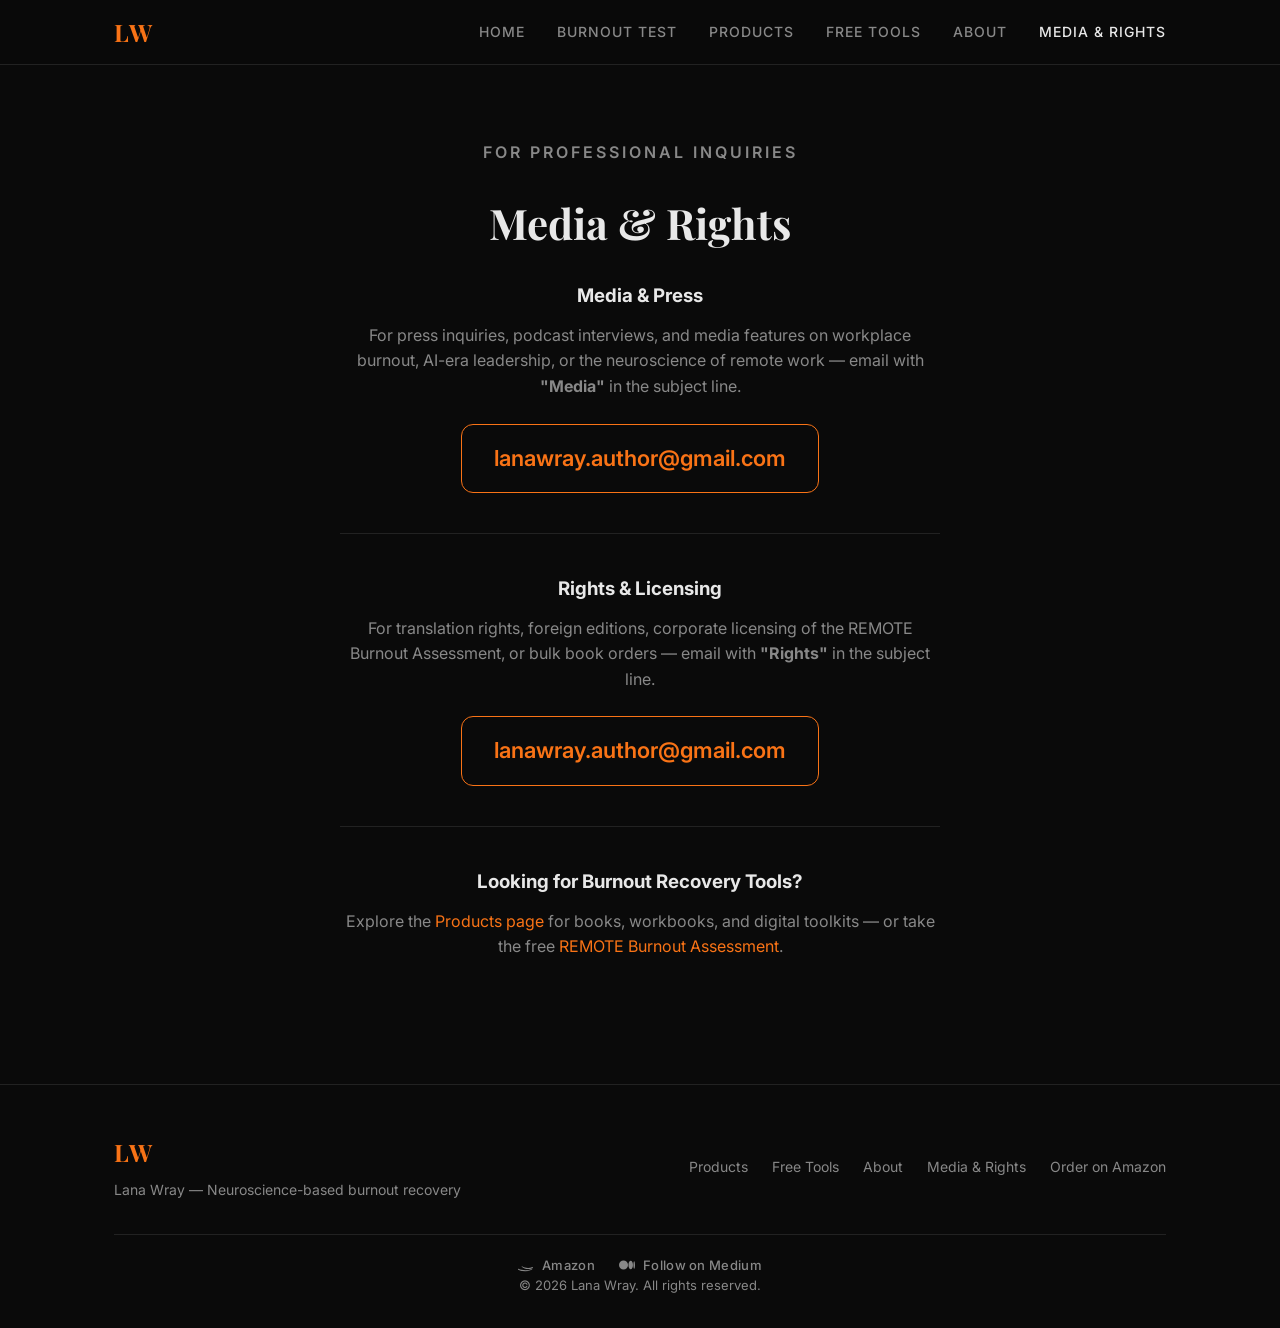
<file: contact.html>
<!DOCTYPE html>
<html lang="en">
<head>
    <meta charset="UTF-8">
  <link rel="icon" type="image/png" href="favicon.png">
    <meta name="viewport" content="width=device-width, initial-scale=1.0">
    <title>Media & Rights — Lana Wray</title>
    <meta name="description" content="Media inquiries, press requests, translation rights, and corporate licensing for Lana Wray's neuroscience-based books and burnout assessment tools.">
    <meta name="keywords" content="Lana Wray media, press inquiries, book rights, corporate licensing, burnout assessment license, translation rights, bulk book orders">
    <meta property="og:title" content="Media & Rights — Lana Wray">
    <meta property="og:description" content="Media inquiries, translation rights, and corporate licensing for Lana Wray's neuroscience-based burnout recovery books and assessment tools.">
    <meta property="og:type" content="website">
    <meta property="og:url" content="https://lana-wray.com/contact.html">
    <link rel="canonical" href="https://lana-wray.com/contact.html">
    <link rel="preconnect" href="https://fonts.googleapis.com">
    <link href="https://fonts.googleapis.com/css2?family=Inter:wght@300;400;500;600;700&family=Playfair+Display:wght@400;600;700&display=swap" rel="stylesheet">
    <link rel="stylesheet" href="style.css">
    <script defer src="https://gumroad.com/js/gumroad.js"></script>
</head>
<body>

<nav class="nav">
    <div class="nav-inner">
        <a href="index.html" class="logo">LW</a>
        <div class="nav-links">
            <a href="index.html">Home</a>
            <a href="remote-assessment.html">Burnout Test</a>
            <a href="books.html">Products</a>
            <a href="free.html">Free Tools</a>
            <a href="about.html">About</a>
            <a href="contact.html" class="active">Media &amp; Rights</a>
        </div>
        <button class="menu-btn" onclick="toggleMenu()">☰</button>
    </div>
</nav>

<section class="section" style="padding-top: 140px;">
    <div class="container">
        <div class="contact-box">
            <p class="overline">For Professional Inquiries</p>
            <h2 class="section-title" style="margin-bottom: 24px;">Media &amp; Rights</h2>

            <div style="margin-bottom: 40px;">
                <h3 style="margin-bottom: 12px;">Media &amp; Press</h3>
                <p style="color: var(--text-muted);">For press inquiries, podcast interviews, and media features on workplace burnout, AI-era leadership, or the neuroscience of remote work — email with <strong>"Media"</strong> in the subject line.</p>
                <a href="mailto:lanawray.author@gmail.com?subject=Media" class="contact-email">lanawray.author@gmail.com</a>
            </div>

            <div style="padding-top: 40px; border-top: 1px solid var(--border); margin-bottom: 40px;">
                <h3 style="margin-bottom: 12px;">Rights &amp; Licensing</h3>
                <p style="color: var(--text-muted);">For translation rights, foreign editions, corporate licensing of the REMOTE Burnout Assessment, or bulk book orders — email with <strong>"Rights"</strong> in the subject line.</p>
                <a href="mailto:lanawray.author@gmail.com?subject=Rights" class="contact-email">lanawray.author@gmail.com</a>
            </div>

            <div style="padding-top: 40px; border-top: 1px solid var(--border);">
                <h3 style="margin-bottom: 12px;">Looking for Burnout Recovery Tools?</h3>
                <p style="color: var(--text-muted);">Explore the <a href="books.html" style="color:var(--accent);">Products page</a> for books, workbooks, and digital toolkits — or take the free <a href="remote-assessment.html" style="color:var(--accent);">REMOTE Burnout Assessment</a>.</p>
            </div>
        </div>
    </div>
</section>

<footer class="footer">
    <div class="container">
        <div class="footer-inner">
            <div class="footer-brand">
                <span class="logo">LW</span>
                <p>Lana Wray — Neuroscience-based burnout recovery</p>
            </div>
            <div class="footer-links">
                <a href="books.html">Products</a>
                <a href="free.html">Free Tools</a>
                <a href="about.html">About</a>
                <a href="contact.html">Media &amp; Rights</a>
                <a href="https://www.amazon.com/author/lanawray" target="_blank">Order on Amazon</a>
            </div>
        </div>
        <div class="footer-social">
            <a href="https://www.amazon.com/author/lanawray" target="_blank">
                <svg width="16" height="16" viewBox="0 0 24 24" fill="currentColor"><path d="M.045 18.02c.07-.116.36-.31.58-.213 3.334 1.456 6.96 2.18 10.546 2.18 3.066 0 6.28-.625 9.446-1.9.325-.13.6-.06.7.18.1.24-.04.5-.35.63C17.66 20.6 14.22 21.35 10.93 21.35c-3.74 0-7.28-.77-10.61-2.31-.21-.1-.34-.33-.27-.52zM22.16 16.98c-.15-.24-.5-.32-1.52.12-1.6.7-3.53 1.02-5.46 1.02-3.64 0-7.18-1.36-9.55-3.6-.3-.28-.1-.67.25-.47 2.77 1.6 5.96 2.45 9.16 2.45 2.17 0 4.56-.45 6.64-1.36.5-.22.93.25.48.84z"/></svg>
                Amazon
            </a>
            <a href="https://medium.com/@lanawray.author" target="_blank">
                <svg width="16" height="16" viewBox="0 0 24 24" fill="currentColor"><path d="M13.54 12a6.8 6.8 0 01-6.77 6.82A6.8 6.8 0 010 12a6.8 6.8 0 016.77-6.82A6.8 6.8 0 0113.54 12zM20.96 12c0 3.54-1.51 6.42-3.38 6.42-1.87 0-3.39-2.88-3.39-6.42s1.52-6.42 3.39-6.42 3.38 2.88 3.38 6.42M24 12c0 3.17-.53 5.75-1.19 5.75-.66 0-1.19-2.58-1.19-5.75s.53-5.75 1.19-5.75C23.47 6.25 24 8.83 24 12z"/></svg>
                Follow on Medium
            </a>
        </div>
        <p class="footer-copy">© 2026 Lana Wray. All rights reserved.</p>
    </div>
</footer>

<script>function toggleMenu(){document.querySelector('.nav-links').classList.toggle('open');}</script>
<!-- MailerLite Universal -->
<script>
(function(w,d,e,u,f,l,n){w[f]=w[f]||function(){(w[f].q=w[f].q||[])
.push(arguments);},l=d.createElement(e),l.async=1,l.src=u,
n=d.getElementsByTagName(e)[0],n.parentNode.insertBefore(l,n);})
(window,document,'script','https://assets.mailerlite.com/js/universal.js','ml');
ml('account', '2134096');
</script>
<!-- End MailerLite Universal -->
</body>
</html>
</file>
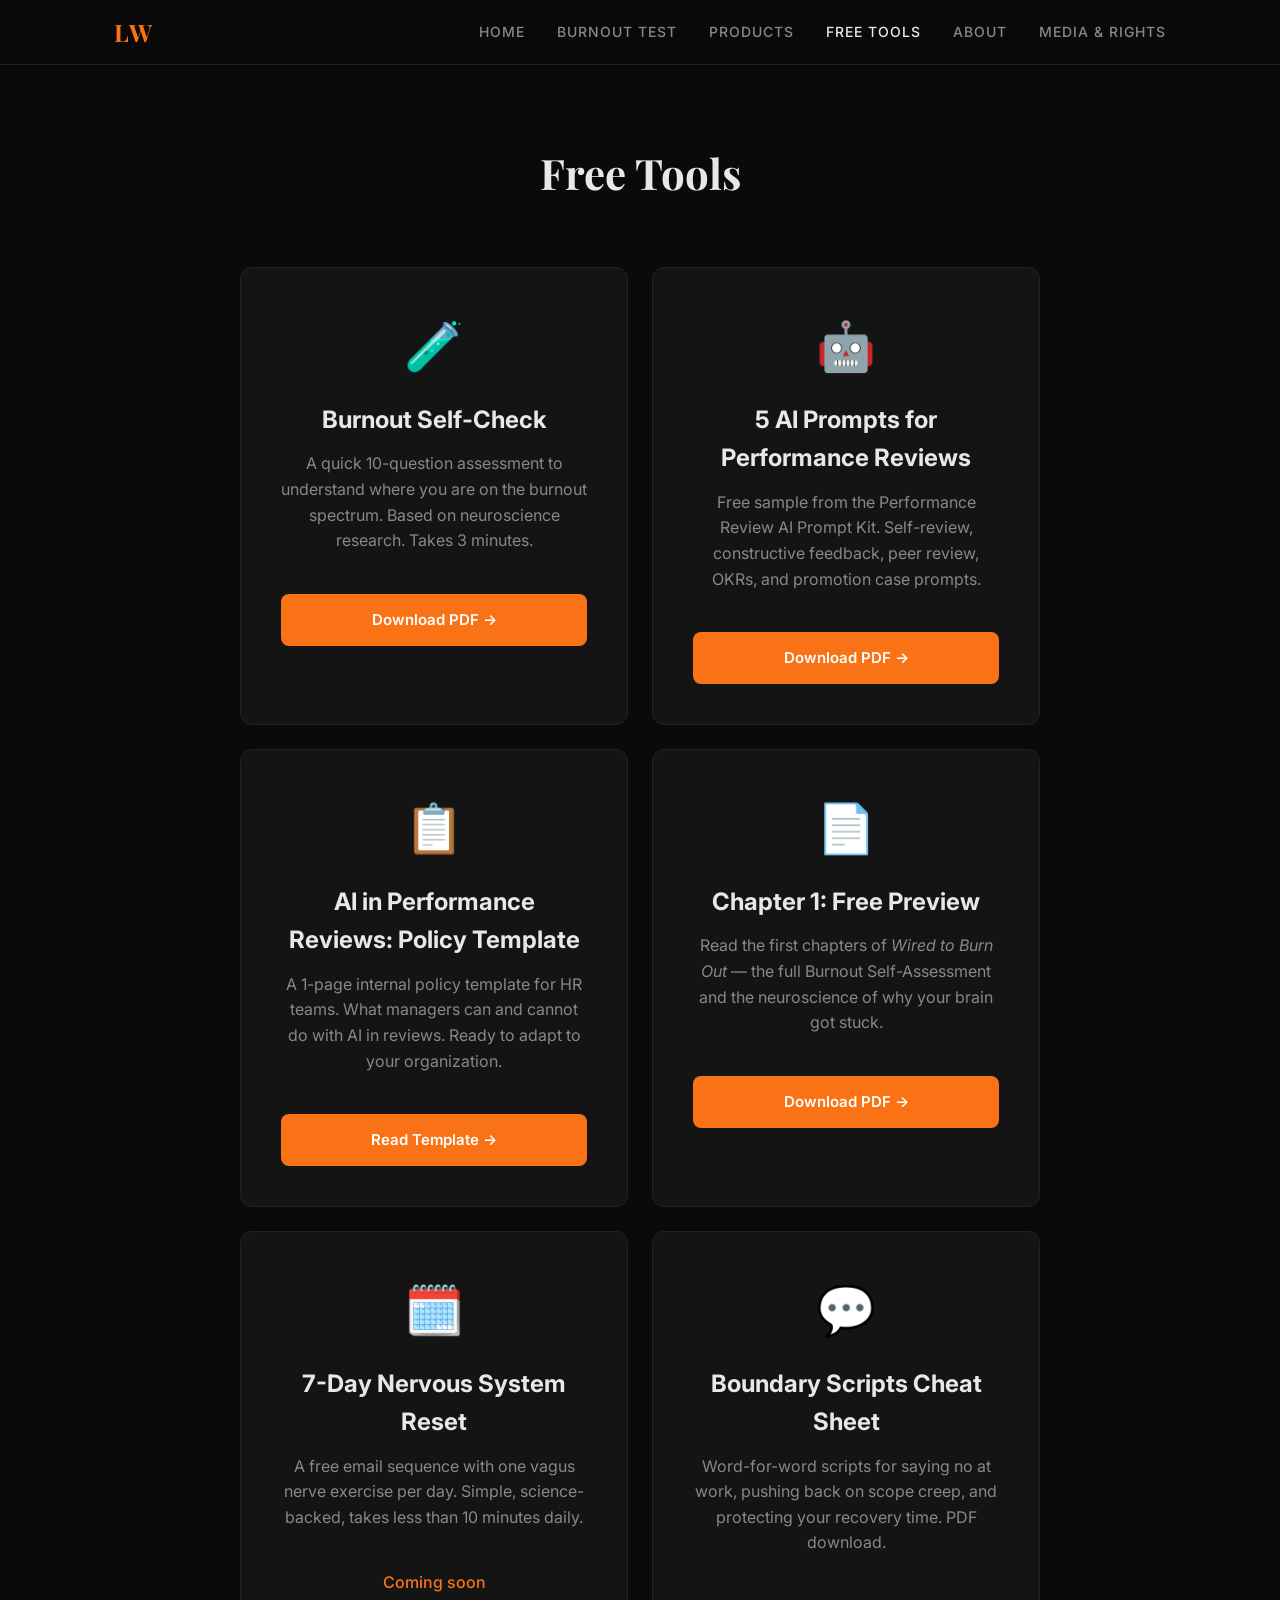
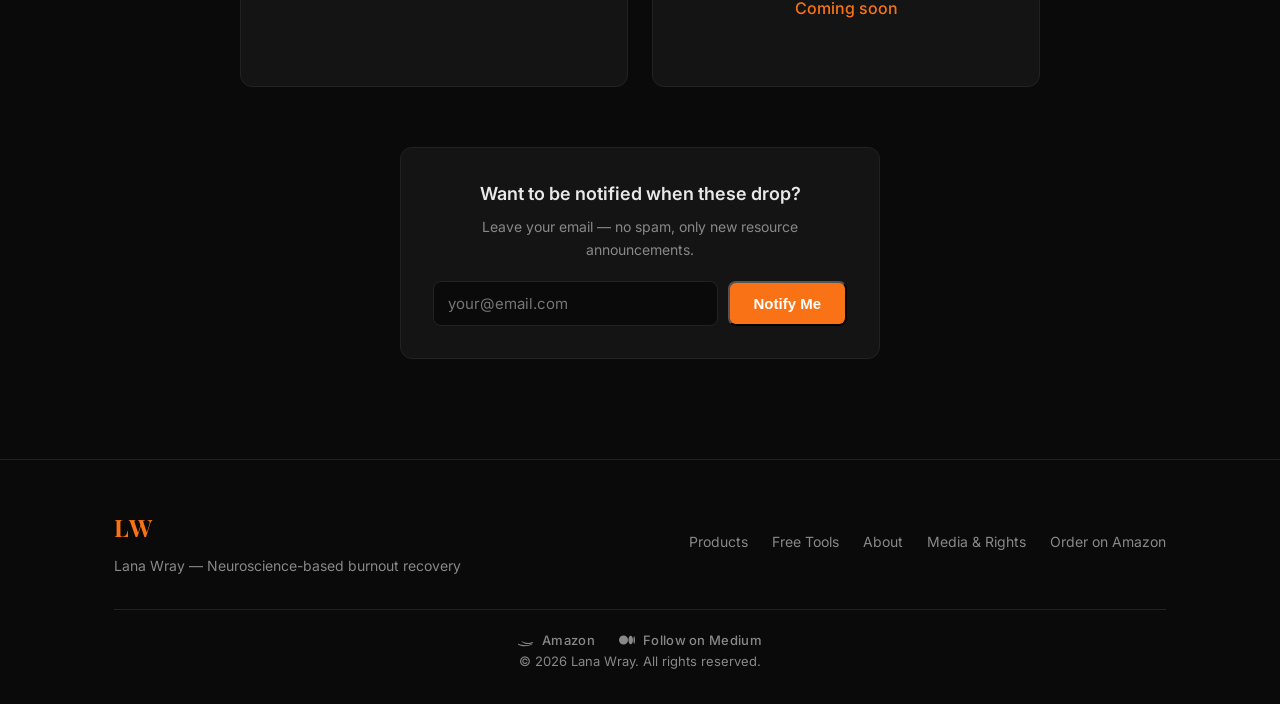
<file: free.html>
<!DOCTYPE html>
<html lang="en">
<head>
    <meta charset="UTF-8">
  <link rel="icon" type="image/png" href="favicon.png">
    <meta name="viewport" content="width=device-width, initial-scale=1.0">
    <title>Free Burnout Recovery Tools & Assessments | Lana Wray</title>
    <meta name="description" content="Free neuroscience-based burnout tools: burnout self-check, AI prompts for performance reviews, boundary scripts, nervous system reset exercises, and chapter previews. By Lana Wray.">
    <meta name="keywords" content="free burnout assessment, burnout self check, AI performance review prompts, boundary scripts, vagus nerve reset, nervous system exercises, free burnout tools, Lana Wray free resources">
    <meta property="og:title" content="Free Burnout Recovery Tools — Lana Wray">
    <meta property="og:description" content="Free neuroscience-based tools: burnout self-assessment, AI prompts for performance reviews, boundary scripts, and nervous system reset exercises.">
    <meta property="og:type" content="website">
    <meta property="og:url" content="https://lana-wray.com/free.html">
    <meta name="twitter:card" content="summary">
    <meta name="twitter:title" content="Free Burnout Recovery Tools — Lana Wray">
    <meta name="twitter:description" content="Free neuroscience-based burnout tools and assessments from neuroscience author Lana Wray.">
    <link rel="canonical" href="https://lana-wray.com/free.html">
    <link rel="preconnect" href="https://fonts.googleapis.com">
    <link href="https://fonts.googleapis.com/css2?family=Inter:wght@300;400;500;600;700&family=Playfair+Display:wght@400;600;700&display=swap" rel="stylesheet">
    <link rel="stylesheet" href="style.css">
    <script defer src="https://gumroad.com/js/gumroad.js"></script>
</head>
<body>

<nav class="nav">
    <div class="nav-inner">
        <a href="index.html" class="logo">LW</a>
        <div class="nav-links">
            <a href="index.html">Home</a>
            <a href="remote-assessment.html">Burnout Test</a>
            <a href="books.html">Products</a>
            <a href="free.html" class="active">Free Tools</a>
            <a href="about.html">About</a>
            <a href="contact.html">Media &amp; Rights</a>
        </div>
        <button class="menu-btn" onclick="toggleMenu()">☰</button>
    </div>
</nav>

<section class="section" style="padding-top: 140px;">
    <div class="container">
        <h2 class="section-title">Free Tools</h2>

        <div class="grid-2" style="max-width: 800px; margin: 0 auto;">

            <div class="resource-card">
                <div style="font-size: 48px; margin-bottom: 16px;">🧪</div>
                <h3>Burnout Self-Check</h3>
                <p>A quick 10-question assessment to understand where you are on the burnout spectrum. Based on neuroscience research. Takes 3 minutes.</p>
                <a href="pdfs/lead_magnet_burnout_check.pdf" class="btn btn-primary" style="margin-top: 16px; display: inline-block;" download>Download PDF →</a>
            </div>

            <div class="resource-card">
                <div style="font-size: 48px; margin-bottom: 16px;">🤖</div>
                <h3>5 AI Prompts for Performance Reviews</h3>
                <p>Free sample from the Performance Review AI Prompt Kit. Self-review, constructive feedback, peer review, OKRs, and promotion case prompts.</p>
                <a href="pdfs/lead_magnet_ai_prompts.pdf" class="btn btn-primary" style="margin-top: 16px; display: inline-block;" download>Download PDF →</a>
            </div>

            <div class="resource-card">
                <div style="font-size: 48px; margin-bottom: 16px;">📋</div>
                <h3>AI in Performance Reviews: Policy Template</h3>
                <p>A 1-page internal policy template for HR teams. What managers can and cannot do with AI in reviews. Ready to adapt to your organization.</p>
                <a href="ai-policy.html" class="btn btn-primary" style="margin-top: 16px; display: inline-block;">Read Template →</a>
            </div>

            <div class="resource-card">
                <div style="font-size: 48px; margin-bottom: 16px;">📄</div>
                <h3>Chapter 1: Free Preview</h3>
                <p>Read the first chapters of <em>Wired to Burn Out</em> — the full Burnout Self-Assessment and the neuroscience of why your brain got stuck.</p>
                <a href="pdfs/lead_magnet_free_chapter.pdf" class="btn btn-primary" style="margin-top: 16px; display: inline-block;" download>Download PDF →</a>
            </div>

            <div class="resource-card">
                <div style="font-size: 48px; margin-bottom: 16px;">🗓️</div>
                <h3>7-Day Nervous System Reset</h3>
                <p>A free email sequence with one vagus nerve exercise per day. Simple, science-backed, takes less than 10 minutes daily.</p>
                <p style="color: var(--accent); font-weight: 500; margin-top: 16px;">Coming soon</p>
            </div>

            <div class="resource-card">
                <div style="font-size: 48px; margin-bottom: 16px;">💬</div>
                <h3>Boundary Scripts Cheat Sheet</h3>
                <p>Word-for-word scripts for saying no at work, pushing back on scope creep, and protecting your recovery time. PDF download.</p>
                <p style="color: var(--accent); font-weight: 500; margin-top: 16px;">Coming soon</p>
            </div>

        </div>

        <div style="max-width:480px;margin:60px auto 0;text-align:center;background:var(--bg-card);border:1px solid var(--border);border-radius:12px;padding:32px;">
            <p style="color:var(--text);font-weight:600;font-size:18px;margin-bottom:8px;">Want to be notified when these drop?</p>
            <p style="color:var(--text-muted);margin-bottom:20px;font-size:14px;">Leave your email — no spam, only new resource announcements.</p>
            <form id="notifyForm" style="display:flex;gap:10px;flex-wrap:wrap;justify-content:center;">
                <input type="email" name="email" placeholder="your@email.com" required style="flex:1;min-width:200px;padding:12px 14px;border-radius:8px;border:1px solid var(--border);background:var(--bg);color:var(--text);font-size:15px;font-family:inherit;">
                <input type="hidden" name="_subject" value="Notify me about new free resources">
                <input type="hidden" name="_captcha" value="false">
                <input type="hidden" name="_template" value="table">
                <button type="submit" class="btn btn-primary" style="padding:12px 24px;">Notify Me</button>
            </form>
            <p id="notifySuccess" style="color:var(--accent);font-weight:600;margin-top:12px;display:none;">✅ Got it! We'll let you know.</p>
        </div>

        <script>
        document.getElementById('notifyForm').addEventListener('submit', function(e) {
            e.preventDefault();
            var form = this;
            var mlData = new FormData();
            mlData.append('fields[email]', form.querySelector('input[type=email]').value);
            mlData.append('ml-submit', '1');
            mlData.append('anticsrf', 'true');
            fetch('https://assets.mailerlite.com/jsonp/2134096/forms/180134149231740712/subscribe', {
                method: 'POST',
                body: mlData
            }).then(function(){ 
                form.style.display = 'none';
                document.getElementById('notifySuccess').style.display = 'block';
            }).catch(function(){
                form.style.display = 'none';
                document.getElementById('notifySuccess').style.display = 'block';
            });
        });
        </script>
    </div>
</section>

<footer class="footer">
    <div class="container">
        <div class="footer-inner">
            <div class="footer-brand">
                <span class="logo">LW</span>
                <p>Lana Wray — Neuroscience-based burnout recovery</p>
            </div>
            <div class="footer-links">
                <a href="books.html">Products</a>
                <a href="free.html">Free Tools</a>
                <a href="about.html">About</a>
                <a href="contact.html">Media &amp; Rights</a>
                <a href="https://www.amazon.com/author/lanawray" target="_blank">Order on Amazon</a>
            </div>
        </div>
        <div class="footer-social">
            <a href="https://www.amazon.com/author/lanawray" target="_blank">
                <svg width="16" height="16" viewBox="0 0 24 24" fill="currentColor"><path d="M.045 18.02c.07-.116.36-.31.58-.213 3.334 1.456 6.96 2.18 10.546 2.18 3.066 0 6.28-.625 9.446-1.9.325-.13.6-.06.7.18.1.24-.04.5-.35.63C17.66 20.6 14.22 21.35 10.93 21.35c-3.74 0-7.28-.77-10.61-2.31-.21-.1-.34-.33-.27-.52zM22.16 16.98c-.15-.24-.5-.32-1.52.12-1.6.7-3.53 1.02-5.46 1.02-3.64 0-7.18-1.36-9.55-3.6-.3-.28-.1-.67.25-.47 2.77 1.6 5.96 2.45 9.16 2.45 2.17 0 4.56-.45 6.64-1.36.5-.22.93.25.48.84z"/></svg>
                Amazon
            </a>
            <a href="https://medium.com/@lanawray.author" target="_blank">
                <svg width="16" height="16" viewBox="0 0 24 24" fill="currentColor"><path d="M13.54 12a6.8 6.8 0 01-6.77 6.82A6.8 6.8 0 010 12a6.8 6.8 0 016.77-6.82A6.8 6.8 0 0113.54 12zM20.96 12c0 3.54-1.51 6.42-3.38 6.42-1.87 0-3.39-2.88-3.39-6.42s1.52-6.42 3.39-6.42 3.38 2.88 3.38 6.42M24 12c0 3.17-.53 5.75-1.19 5.75-.66 0-1.19-2.58-1.19-5.75s.53-5.75 1.19-5.75C23.47 6.25 24 8.83 24 12z"/></svg>
                Follow on Medium
            </a>
        </div>
        <p class="footer-copy">© 2026 Lana Wray. All rights reserved.</p>
    </div>
</footer>

<script>
function toggleMenu(){document.querySelector('.nav-links').classList.toggle('open');}
function sendPolicy(e){
    e.preventDefault();
    var email=document.getElementById('policyEmail').value;
    var fd=new FormData();
    fd.append('fields[email]',email);
    fd.append('ml-submit','1');
    fd.append('anticsrf','true');
    fetch('https://assets.mailerlite.com/jsonp/2134096/forms/180134071880385685/subscribe',{method:'POST',body:fd})
    .then(function(){
        var s=document.getElementById('policyStatus');
        s.style.display='block';
        s.textContent='✓ Subscribed!';
    });
}
</script>
<!-- MailerLite Universal -->
<script>
(function(w,d,e,u,f,l,n){w[f]=w[f]||function(){(w[f].q=w[f].q||[])
.push(arguments);},l=d.createElement(e),l.async=1,l.src=u,
n=d.getElementsByTagName(e)[0],n.parentNode.insertBefore(l,n);})
(window,document,'script','https://assets.mailerlite.com/js/universal.js','ml');
ml('account', '2134096');
</script>
<!-- End MailerLite Universal -->
</body>
</html>
</file>
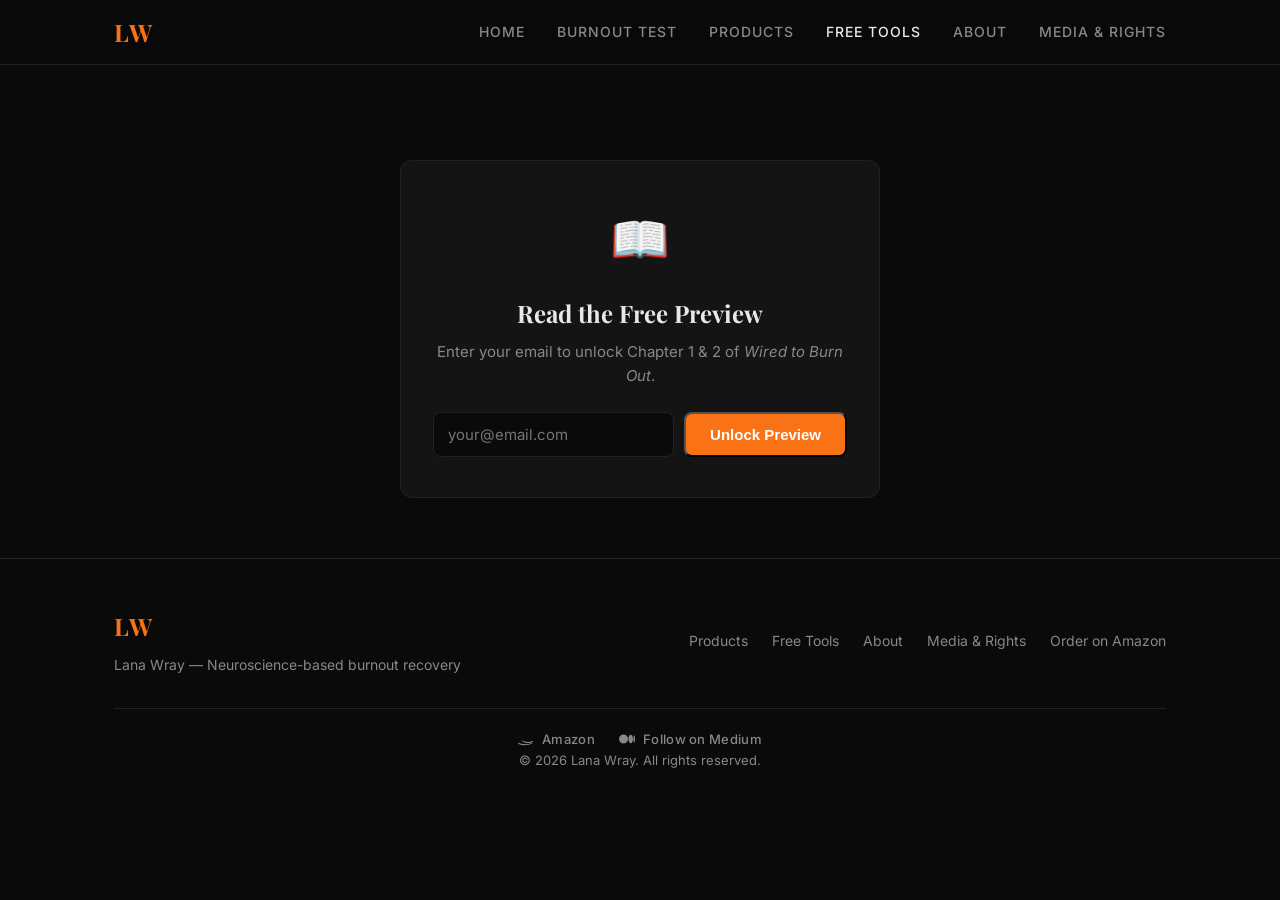
<file: preview.html>
<!DOCTYPE html>
<html lang="en">
<head>
    <meta charset="UTF-8">
    <meta name="viewport" content="width=device-width, initial-scale=1.0">
    <title>Free Preview — Wired to Burn Out — Lana Wray</title>
    <meta name="description" content="Read the first chapters of Wired to Burn Out for free. Burnout Self-Assessment, neuroscience of burnout, and more.">
    <link rel="preconnect" href="https://fonts.googleapis.com">
    <link href="https://fonts.googleapis.com/css2?family=Inter:wght@300;400;500;600;700&family=Playfair+Display:wght@400;600;700&display=swap" rel="stylesheet">
    <link rel="stylesheet" href="style.css">
    <script defer src="https://gumroad.com/js/gumroad.js"></script>
    <style>
        .preview-hero {
            text-align: center;
            padding: 140px 24px 60px;
            background: linear-gradient(180deg, #1a0f00 0%, var(--bg) 100%);
        }
        .preview-hero img {
            width: 200px;
            border-radius: 4px;
            box-shadow: 0 20px 60px rgba(249,115,22,0.25);
            margin-bottom: 32px;
        }
        .preview-hero h1 {
            font-family: 'Playfair Display', serif;
            font-size: clamp(28px, 4vw, 42px);
            margin-bottom: 8px;
        }
        .preview-hero .sub {
            color: var(--text-muted);
            font-size: 16px;
            margin-bottom: 8px;
        }
        .preview-hero .badge {
            display: inline-block;
            background: var(--accent-glow);
            color: var(--accent);
            padding: 6px 16px;
            border-radius: 20px;
            font-size: 13px;
            font-weight: 600;
            margin-top: 16px;
        }
        .chapter {
            max-width: 680px;
            margin: 0 auto;
            padding: 0 24px;
        }
        .chapter-divider {
            text-align: center;
            padding: 60px 0 40px;
            color: var(--text-muted);
            font-size: 13px;
            text-transform: uppercase;
            letter-spacing: 3px;
        }
        .chapter h2 {
            font-family: 'Playfair Display', serif;
            font-size: 28px;
            margin-bottom: 8px;
            color: var(--text);
        }
        .chapter h3 {
            font-size: 20px;
            margin: 36px 0 12px;
            color: var(--text);
        }
        .chapter h4 {
            font-size: 16px;
            margin: 28px 0 10px;
            color: var(--accent);
        }
        .chapter p {
            color: var(--text-muted);
            line-height: 1.85;
            margin-bottom: 14px;
            font-size: 16px;
        }
        .chapter strong { color: var(--text); }
        .chapter em { color: #aaa; }
        .chapter hr {
            border: none;
            border-top: 1px solid var(--border);
            margin: 40px 0;
        }
        .chapter blockquote {
            border-left: 3px solid var(--accent);
            margin: 24px 0;
            padding: 16px 24px;
            background: var(--bg-card);
            border-radius: 0 8px 8px 0;
        }
        .chapter blockquote p { margin-bottom: 6px; font-size: 15px; }
        .assessment-q {
            background: var(--bg-card);
            border: 1px solid var(--border);
            border-radius: 8px;
            padding: 16px 20px;
            margin: 10px 0;
        }
        .assessment-q .num { color: var(--accent); font-weight: 700; margin-right: 8px; }
        .assessment-q .scale { color: var(--text-muted); font-size: 14px; margin-top: 8px; }
        .section-label {
            background: var(--accent-glow);
            color: var(--accent);
            padding: 8px 16px;
            border-radius: 8px;
            font-weight: 700;
            font-size: 15px;
            display: inline-block;
            margin: 32px 0 16px;
        }
        .score-table {
            width: 100%;
            border-collapse: collapse;
            margin: 20px 0;
        }
        .score-table th, .score-table td {
            padding: 12px 16px;
            text-align: left;
            border: 1px solid var(--border);
            font-size: 15px;
        }
        .score-table th {
            background: var(--bg-card);
            color: var(--text);
            font-weight: 600;
        }
        .score-table td { color: var(--text-muted); }
        .score-table td:first-child { font-weight: 600; color: var(--text); }
        .takeaway {
            background: linear-gradient(135deg, #1a0f00, var(--bg-card));
            border: 1px solid var(--accent);
            border-radius: 12px;
            padding: 24px;
            margin: 32px 0;
            text-align: center;
        }
        .takeaway p { color: var(--text); font-weight: 500; font-size: 16px; margin: 0; }
        .preview-end {
            text-align: center;
            padding: 60px 24px 80px;
            background: linear-gradient(180deg, var(--bg) 0%, #1a0f00 100%);
        }
        .preview-end h2 {
            font-family: 'Playfair Display', serif;
            font-size: 28px;
            margin-bottom: 16px;
        }
        .preview-end p { color: var(--text-muted); margin-bottom: 8px; max-width: 500px; margin-left: auto; margin-right: auto; }
        .preview-end .continues {
            list-style: none;
            padding: 0;
            margin: 24px auto;
            max-width: 420px;
            text-align: left;
        }
        .preview-end .continues li {
            color: var(--text-muted);
            padding: 6px 0;
            font-size: 15px;
        }
        .preview-end .continues li::before {
            content: '→ ';
            color: var(--accent);
        }
        .diff-table {
            width: 100%;
            border-collapse: collapse;
            margin: 20px 0;
        }
        .diff-table th, .diff-table td {
            padding: 10px 14px;
            border: 1px solid var(--border);
            font-size: 14px;
        }
        .diff-table th { background: var(--bg-card); color: var(--text); font-weight: 600; }
        .diff-table td { color: var(--text-muted); }
    </style>
</head>
<body>

<nav class="nav">
    <div class="nav-inner">
        <a href="index.html" class="logo">LW</a>
        <div class="nav-links">
            <a href="index.html">Home</a>
            <a href="remote-assessment.html">Burnout Test</a>
            <a href="books.html">Products</a>
            <a href="free.html" class="active">Free Tools</a>
            <a href="about.html">About</a>
            <a href="contact.html">Media &amp; Rights</a>
        </div>
        <button class="menu-btn" onclick="toggleMenu()">☰</button>
    </div>
</nav>

<!-- Email Gate -->
<div id="email-gate" style="max-width:480px;margin:160px auto 60px;text-align:center;background:var(--bg-card);border:1px solid var(--border);border-radius:12px;padding:40px 32px;">
    <div style="font-size:48px;margin-bottom:16px;">📖</div>
    <h2 style="font-family:'Playfair Display',serif;font-size:24px;margin-bottom:8px;">Read the Free Preview</h2>
    <p style="color:var(--text-muted);margin-bottom:24px;font-size:15px;">Enter your email to unlock Chapter 1 &amp; 2 of <em>Wired to Burn Out</em>.</p>
    <form id="gateForm" style="display:flex;gap:10px;flex-wrap:wrap;justify-content:center;">
        <input type="email" id="gateEmail" placeholder="your@email.com" required style="flex:1;min-width:200px;padding:12px 14px;border-radius:8px;border:1px solid var(--border);background:var(--bg);color:var(--text);font-size:15px;font-family:inherit;">
        <button type="submit" class="btn btn-primary" style="padding:12px 24px;">Unlock Preview</button>
    </form>
    <p id="gateError" style="color:#ef4444;font-size:13px;margin-top:8px;display:none;">Something went wrong. Please try again.</p>
</div>

<div id="book-content" style="display:none;">

<!-- Hero -->
<div class="preview-hero">
    <img src="cover.png" alt="Wired to Burn Out">
    <h1>Free Preview</h1>
    <p class="sub">Wired to Burn Out — A Neuroscience-Based Recovery Workbook</p>
    <p class="sub" style="font-size:14px;">By Lana Wray</p>
    <span class="badge">📖 Chapter 1 + Chapter 2 Preview</span>
</div>

<!-- A Note Before We Begin -->
<div class="chapter" style="padding-top:60px;">
    <h2>A Note Before We Begin</h2>
    <p>You picked up this book for a reason.</p>
    <p>Maybe you wake up exhausted no matter how much you sleep. Maybe you sit at your desk and feel... nothing. Maybe you used to love your work, your life, your people — and now everything feels like sandpaper on raw skin.</p>
    <p>I want you to know something: <strong>you are not broken.</strong> Your brain is doing exactly what it was designed to do under chronic, unrelenting stress. The problem isn't you. The problem is that modern life demands more from our nervous systems than they were built to handle — so they adapt in ways that keep you going short term, but slowly wire you toward burnout.</p>
    <p>This workbook is that manual.</p>
    <p>We're going to look at what's actually happening inside your brain and body when burnout takes hold. Not vague wellness platitudes. Real neuroscience, translated into language that makes sense. And then — because understanding alone doesn't heal — we're going to build your personal recovery plan, one exercise at a time.</p>
    <p>You'll need a pen. You'll need honesty. And you'll need about ten minutes a day.</p>
    <p>That's it. Let's begin.</p>
    <p style="color:var(--accent);font-style:italic;">— Lana</p>
</div>

<!-- PART 1 -->
<div class="chapter-divider">Part 1 — What's Happening to You</div>

<!-- Chapter 1 -->
<div class="chapter">
    <h2>Chapter 1: Burnout Self-Assessment</h2>
    <h3>Where Are You Right Now?</h3>
    <p>Before we talk about what burnout is, let's find out where you stand. The assessment below is not a clinical diagnosis — it's a mirror. It's designed to help you see your current state clearly, so you can track your progress as you work through this book.</p>
    <p>Answer each question honestly. There are no right or wrong answers. Choose the number that best describes your experience <strong>over the past four weeks.</strong></p>
    <p style="font-size:14px;color:var(--accent);"><strong>Rating Scale:</strong> 1 = Never · 2 = Rarely · 3 = Sometimes · 4 = Often · 5 = Always</p>

    <hr>

    <span class="section-label">Section A — Exhaustion</span>
    <p style="font-size:14px;color:var(--text-muted);margin-bottom:16px;">Physical &amp; Emotional Depletion</p>

    <div class="assessment-q"><span class="num">1.</span>I feel physically drained by the end of the day, even when I haven't done anything particularly strenuous.<div class="scale">[ 1 — 2 — 3 — 4 — 5 ]</div></div>
    <div class="assessment-q"><span class="num">2.</span>I wake up tired, regardless of how many hours I slept.<div class="scale">[ 1 — 2 — 3 — 4 — 5 ]</div></div>
    <div class="assessment-q"><span class="num">3.</span>Small tasks that used to be easy now feel overwhelming.<div class="scale">[ 1 — 2 — 3 — 4 — 5 ]</div></div>
    <div class="assessment-q"><span class="num">4.</span>I feel emotionally "used up" at the end of most days.<div class="scale">[ 1 — 2 — 3 — 4 — 5 ]</div></div>
    <div class="assessment-q"><span class="num">5.</span>I get sick more often than I used to (colds, headaches, stomach issues).<div class="scale">[ 1 — 2 — 3 — 4 — 5 ]</div></div>
    <div class="assessment-q"><span class="num">6.</span>I rely on caffeine, sugar, or other stimulants just to get through the day.<div class="scale">[ 1 — 2 — 3 — 4 — 5 ]</div></div>

    <p style="font-size:14px;font-style:italic;color:var(--text-muted);margin-top:16px;"><em>High scores in Section A suggest your brain and body have been in prolonged "on" mode, without enough time in recovery mode.</em></p>

    <hr>

    <span class="section-label">Section B — Detachment</span>
    <p style="font-size:14px;color:var(--text-muted);margin-bottom:16px;">Cynicism &amp; Disconnection</p>

    <div class="assessment-q"><span class="num">7.</span>I feel emotionally distant from the people around me, even people I care about.<div class="scale">[ 1 — 2 — 3 — 4 — 5 ]</div></div>
    <div class="assessment-q"><span class="num">8.</span>I've become more cynical or sarcastic about my work or daily responsibilities.<div class="scale">[ 1 — 2 — 3 — 4 — 5 ]</div></div>
    <div class="assessment-q"><span class="num">9.</span>I find myself going through the motions without really being present.<div class="scale">[ 1 — 2 — 3 — 4 — 5 ]</div></div>
    <div class="assessment-q"><span class="num">10.</span>I avoid social situations I used to enjoy.<div class="scale">[ 1 — 2 — 3 — 4 — 5 ]</div></div>
    <div class="assessment-q"><span class="num">11.</span>I feel like what I do doesn't really matter.<div class="scale">[ 1 — 2 — 3 — 4 — 5 ]</div></div>
    <div class="assessment-q"><span class="num">12.</span>I have less patience with colleagues, family members, or friends than I used to.<div class="scale">[ 1 — 2 — 3 — 4 — 5 ]</div></div>
    <div class="assessment-q"><span class="num">13.</span>I catch myself thinking, "What's the point?" about my work or the effort I put in.<div class="scale">[ 1 — 2 — 3 — 4 — 5 ]</div></div>

    <hr>

    <span class="section-label">Section C — Diminished Capacity</span>
    <p style="font-size:14px;color:var(--text-muted);margin-bottom:16px;">Reduced Performance &amp; Sense of Accomplishment</p>

    <div class="assessment-q"><span class="num">14.</span>I have trouble concentrating or making decisions.<div class="scale">[ 1 — 2 — 3 — 4 — 5 ]</div></div>
    <div class="assessment-q"><span class="num">15.</span>I forget things more often than I used to.<div class="scale">[ 1 — 2 — 3 — 4 — 5 ]</div></div>
    <div class="assessment-q"><span class="num">16.</span>I feel less competent at my job or daily tasks than I once did.<div class="scale">[ 1 — 2 — 3 — 4 — 5 ]</div></div>
    <div class="assessment-q"><span class="num">17.</span>Creative thinking feels impossible — my mind is blank or foggy.<div class="scale">[ 1 — 2 — 3 — 4 — 5 ]</div></div>
    <div class="assessment-q"><span class="num">18.</span>I procrastinate on things that used to come naturally to me.<div class="scale">[ 1 — 2 — 3 — 4 — 5 ]</div></div>
    <div class="assessment-q"><span class="num">19.</span>I feel like I'm falling behind, no matter how hard I try.<div class="scale">[ 1 — 2 — 3 — 4 — 5 ]</div></div>

    <p style="font-size:14px;font-style:italic;color:var(--text-muted);margin-top:16px;"><em>High scores here suggest burnout may be affecting focus, memory, and decision-making — not because you're lazy, but because those circuits have been running on overload.</em></p>

    <hr>

    <span class="section-label">Section D — Physical Warning Signs</span>

    <div class="assessment-q"><span class="num">20.</span>I experience tension in my body (jaw clenching, tight shoulders, back pain) most days.<div class="scale">[ 1 — 2 — 3 — 4 — 5 ]</div></div>
    <div class="assessment-q"><span class="num">21.</span>My appetite has changed significantly — eating much more or much less than usual.<div class="scale">[ 1 — 2 — 3 — 4 — 5 ]</div></div>
    <div class="assessment-q"><span class="num">22.</span>I have trouble falling asleep, staying asleep, or sleeping too much.<div class="scale">[ 1 — 2 — 3 — 4 — 5 ]</div></div>
    <div class="assessment-q"><span class="num">23.</span>I experience heart palpitations, shortness of breath, or chest tightness without physical exertion.<div class="scale">[ 1 — 2 — 3 — 4 — 5 ]</div></div>
    <div class="assessment-q"><span class="num">24.</span>I use alcohol, food, screens, or shopping to numb or escape how I feel.<div class="scale">[ 1 — 2 — 3 — 4 — 5 ]</div></div>
    <div class="assessment-q"><span class="num">25.</span>I feel a persistent sense of dread, especially on Sunday evenings or Monday mornings.<div class="scale">[ 1 — 2 — 3 — 4 — 5 ]</div></div>

    <hr>

    <h3>Scoring Guide</h3>
    <p>Add up your totals from all four sections.</p>

    <table class="score-table">
        <tr><th>Score</th><th>Zone</th><th>What It Means</th></tr>
        <tr><td>25–44</td><td>✅ Thriving</td><td>You're managing well. This book gives you prevention tools.</td></tr>
        <tr><td>45–64</td><td>⚠️ Stressed</td><td>You're carrying more than you realize. Early intervention is powerful.</td></tr>
        <tr><td>65–89</td><td>🔶 Burning</td><td>Your system is under significant strain. Recovery is urgent and possible.</td></tr>
        <tr><td>90–125</td><td>🔴 Burnt Out</td><td>Your nervous system is in crisis mode. Please consider professional support too.</td></tr>
    </table>

    <blockquote>
        <p><strong>Your Turn</strong></p>
        <p>My grand total score is: ___</p>
        <p>My zone is: ___</p>
        <p>The section where I scored highest is: ___</p>
        <p>When I see my score, I feel: ___</p>
        <p>One thing that doesn't surprise me:</p>
        <p>One thing that does surprise me:</p>
    </blockquote>

    <h3>A Word About Your Score</h3>
    <p>Whatever your number, I want to be clear: <strong>this is a starting point, not a verdict.</strong></p>
    <p>A high score does not mean you're weak. It means your environment has been asking too much of your nervous system for too long. You are not your score. You are the person who cared enough to take this test.</p>

    <div class="takeaway">
        <p><strong>Chapter 1 Takeaway:</strong> Burnout is measurable. Naming where you are is the first act of recovery.</p>
    </div>
</div>

<!-- Chapter 2 -->
<div class="chapter-divider">Chapter 2</div>

<div class="chapter">
    <h2>Burnout ≠ Tired</h2>

    <h3>The Word That Changed Everything</h3>
    <p>In 1974, a German-American psychologist named Herbert Freudenberger was working at a free clinic in New York's East Village. The volunteers there had started their work full of passion and idealism. But after months of grueling hours and emotionally demanding patients, something happened to them. They became exhausted. Irritable. Cynical. They stopped caring about the people they'd come to help.</p>
    <p>Freudenberger recognized this pattern — partly because he saw it in his volunteers, and partly because he saw it in himself. He borrowed a word from the slang of the time — "burnout" was used to describe people depleted by chronic drug use — and applied it to what he saw in overworked helpers.</p>
    <p>It was the first time someone gave a name to the thing millions of people were feeling but couldn't articulate: <em>I'm not just tired. Something deeper is wrong.</em></p>

    <h3>The Three Dimensions: Christina Maslach's Framework</h3>
    <p>In the early 1980s, social psychologist Christina Maslach built Freudenberger's observation into a rigorous framework. She identified three core dimensions of burnout:</p>

    <h4>1. Emotional Exhaustion</h4>
    <p>The feeling of being completely drained — not just physically tired, but emotionally wrung out. It's the depletion that sleep doesn't fix, because it's not about how many hours you rested. It's about how long your stress systems have been switched on without recovery.</p>

    <h4>2. Depersonalization (Cynicism)</h4>
    <p>The protective wall your brain builds when empathy becomes too expensive. You start treating people like objects. It's not that you've become a bad person — it's that your brain has decided caring costs too much energy.</p>

    <h4>3. Reduced Personal Accomplishment</h4>
    <p>Even when you're still performing at a reasonable level, you feel like you're failing. Your internal measuring stick is broken. You feel ineffective, incompetent, like a fraud — even when the evidence says otherwise.</p>

    <p>Maslach's insight was revolutionary: <strong>burnout isn't just exhaustion — it's a pattern of exhaustion, withdrawal, and a collapsed sense of self-efficacy.</strong> That's what makes it different from simply being tired.</p>

    <h3>Burnout vs. Being Tired</h3>
    <p>Let's be precise about this, because the difference matters for your recovery.</p>
    <p><strong>Tiredness</strong> is a signal. Your body says: "I need rest." You rest, and you recover. The system works.</p>
    <p><strong>Burnout</strong> is a systems problem. Your body has been sending the signal for so long that the signal no longer leads to real recovery. You sleep all weekend and Monday morning feels exactly the same.</p>

    <table class="diff-table">
        <tr><th></th><th>Tired</th><th>Burnt Out</th></tr>
        <tr><td>Rest helps</td><td>Yes</td><td>Not really</td></tr>
        <tr><td>You still care</td><td>Yes</td><td>Caring feels impossible</td></tr>
        <tr><td>You can see the end</td><td>Yes</td><td>No end in sight</td></tr>
        <tr><td>Emotions are accessible</td><td>Yes</td><td>Numb or flat</td></tr>
        <tr><td>Weekend fixes it</td><td>Usually</td><td>Rarely</td></tr>
    </table>

    <hr>
    <p style="text-align:center;font-size:18px;color:var(--text-muted);padding:20px 0;">· · ·</p>
</div>

<!-- End CTA -->
<div class="preview-end">
    <h2>This is where the free preview ends.</h2>
    <p style="margin-bottom:24px;">The full workbook continues with:</p>
    <ul class="continues">
        <li>Burnout vs. Depression — how to tell the difference</li>
        <li>What chronic stress actually does to your brain</li>
        <li>Your Burnout Timeline — mapping how you got here</li>
        <li>The 90-Day Recovery Plan with daily exercises</li>
        <li>Boundary scripts, energy audits &amp; career rebuilding</li>
        <li>15 chapters of science-backed recovery work</li>
    </ul>
    <a href="https://www.amazon.com/dp/B0GPF3NLQ4" target="_blank" class="btn btn-primary" style="font-size:18px;padding:16px 40px;margin-top:16px;">Get the Full Workbook on Amazon →</a>
</div>

</div><!-- end #book-content -->

<script>
document.getElementById('gateForm').addEventListener('submit', function(e) {
    e.preventDefault();
    var email = document.getElementById('gateEmail').value;
    var fd = new FormData();
    fd.append('fields[email]', email);
    fd.append('ml-submit', '1');
    fd.append('anticsrf', 'true');
    fetch('https://assets.mailerlite.com/jsonp/2134096/forms/180134149231740712/subscribe', {
        method: 'POST',
        body: fd
    }).then(function() {
        document.getElementById('email-gate').style.display = 'none';
        document.getElementById('book-content').style.display = 'block';
    }).catch(function() {
        document.getElementById('email-gate').style.display = 'none';
        document.getElementById('book-content').style.display = 'block';
    });
});
</script>

<footer class="footer">
    <div class="container">
        <div class="footer-inner">
            <div class="footer-brand">
                <span class="logo">LW</span>
                <p>Lana Wray — Neuroscience-based burnout recovery</p>
            </div>
            <div class="footer-links">
                <a href="books.html">Products</a>
                <a href="free.html">Free Tools</a>
                <a href="about.html">About</a>
                <a href="contact.html">Media &amp; Rights</a>
                <a href="https://www.amazon.com/author/lanawray" target="_blank">Order on Amazon</a>
            </div>
        </div>
        <div class="footer-social">
            <a href="https://www.amazon.com/author/lanawray" target="_blank">
                <svg width="16" height="16" viewBox="0 0 24 24" fill="currentColor"><path d="M.045 18.02c.07-.116.36-.31.58-.213 3.334 1.456 6.96 2.18 10.546 2.18 3.066 0 6.28-.625 9.446-1.9.325-.13.6-.06.7.18.1.24-.04.5-.35.63C17.66 20.6 14.22 21.35 10.93 21.35c-3.74 0-7.28-.77-10.61-2.31-.21-.1-.34-.33-.27-.52zM22.16 16.98c-.15-.24-.5-.32-1.52.12-1.6.7-3.53 1.02-5.46 1.02-3.64 0-7.18-1.36-9.55-3.6-.3-.28-.1-.67.25-.47 2.77 1.6 5.96 2.45 9.16 2.45 2.17 0 4.56-.45 6.64-1.36.5-.22.93.25.48.84z"/></svg>
                Amazon
            </a>
            <a href="https://medium.com/@lanawray.author" target="_blank">
                <svg width="16" height="16" viewBox="0 0 24 24" fill="currentColor"><path d="M13.54 12a6.8 6.8 0 01-6.77 6.82A6.8 6.8 0 010 12a6.8 6.8 0 016.77-6.82A6.8 6.8 0 0113.54 12zM20.96 12c0 3.54-1.51 6.42-3.38 6.42-1.87 0-3.39-2.88-3.39-6.42s1.52-6.42 3.39-6.42 3.38 2.88 3.38 6.42M24 12c0 3.17-.53 5.75-1.19 5.75-.66 0-1.19-2.58-1.19-5.75s.53-5.75 1.19-5.75C23.47 6.25 24 8.83 24 12z"/></svg>
                Follow on Medium
            </a>
        </div>
        <p class="footer-copy">© 2026 Lana Wray. All rights reserved.</p>
    </div>
</footer>

<script>function toggleMenu(){document.querySelector('.nav-links').classList.toggle('open');}</script>
<!-- MailerLite Universal -->
<script>
(function(w,d,e,u,f,l,n){w[f]=w[f]||function(){(w[f].q=w[f].q||[])
.push(arguments);},l=d.createElement(e),l.async=1,l.src=u,
n=d.getElementsByTagName(e)[0],n.parentNode.insertBefore(l,n);})
(window,document,'script','https://assets.mailerlite.com/js/universal.js','ml');
ml('account', '2134096');
</script>
<!-- End MailerLite Universal -->
</body>
</html>
</file>
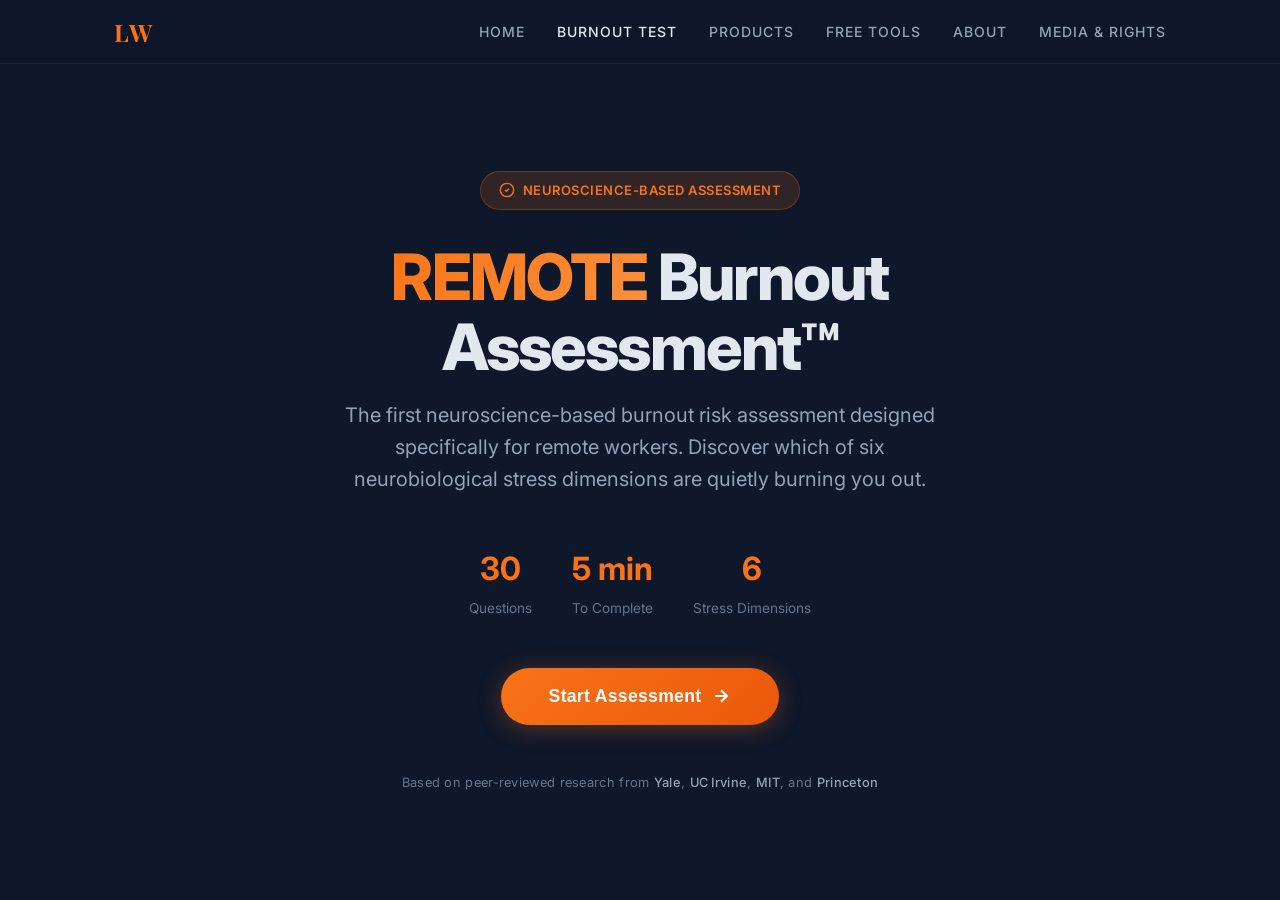
<file: remote-assessment.html>
<!DOCTYPE html>
<html lang="en">
<head>
<meta charset="UTF-8">
<meta name="viewport" content="width=device-width, initial-scale=1.0">
<title>REMOTE Burnout Assessment™ | Free Neuroscience-Based Burnout Test for Remote Workers</title>
<meta name="description" content="Take the free REMOTE Burnout Assessment™ — the first neuroscience-based burnout risk test designed specifically for remote workers. 30 questions, 5 minutes, based on peer-reviewed research from Yale, MIT, UC Irvine & Princeton.">
<meta name="keywords" content="burnout test, remote work burnout, burnout assessment, work from home burnout, remote worker stress, neuroscience burnout, burnout quiz, WFH burnout">
<meta name="author" content="Lana Wray">
<meta name="robots" content="index, follow">
<link rel="canonical" href="https://lana-wray.com/remote-assessment.html">

<!-- Open Graph -->
<meta property="og:title" content="REMOTE Burnout Assessment™ | Free Neuroscience-Based Burnout Test">
<meta property="og:description" content="The first neuroscience-based burnout risk assessment designed specifically for remote workers. 30 questions. 5 minutes. Based on peer-reviewed research.">
<meta property="og:type" content="website">
<meta property="og:url" content="https://lana-wray.com/remote-assessment.html">
<meta property="og:site_name" content="Lana Wray">
<meta property="og:image" content="https://lana-wray.com/images/remote-assessment-og.png">
<meta property="og:image:width" content="1200">
<meta property="og:image:height" content="630">

<!-- Twitter Card -->
<meta name="twitter:card" content="summary_large_image">
<meta name="twitter:title" content="REMOTE Burnout Assessment™ | Free Burnout Test for Remote Workers">
<meta name="twitter:description" content="The first neuroscience-based burnout risk assessment for remote workers. Find out your risk across 6 neurobiological stress dimensions.">
<meta name="twitter:image" content="https://lana-wray.com/images/remote-assessment-og.png">

<!-- Schema.org -->
<script type="application/ld+json">
{
  "@context": "https://schema.org",
  "@type": "Quiz",
  "name": "REMOTE Burnout Assessment™",
  "description": "The first neuroscience-based burnout risk assessment designed specifically for remote workers. Measures 6 neurobiological stress dimensions: Role Blur, Empathy Depletion, Micro-Surveillance, Osmotic Loneliness, Techno-Overload, and Escapelessness.",
  "educationalLevel": "general",
  "about": {
    "@type": "MedicalCondition",
    "name": "Occupational Burnout"
  },
  "author": {
    "@type": "Person",
    "name": "Lana Wray",
    "url": "https://lana-wray.com"
  },
  "provider": {
    "@type": "Organization",
    "name": "Lana Wray",
    "url": "https://lana-wray.com"
  },
  "numberOfQuestions": 30,
  "timeRequired": "PT5M"
}
</script>

<!-- Google Analytics placeholder -->
<!-- TODO: Add Google Analytics tracking code
<script async src="https://www.googletagmanager.com/gtag/js?id=G-XXXXXXXXXX"></script>
<script>
  window.dataLayer = window.dataLayer || [];
  function gtag(){dataLayer.push(arguments);}
  gtag('js', new Date());
  gtag('config', 'G-XXXXXXXXXX');
</script>
-->

<link rel="icon" type="image/png" href="favicon.png">
<link rel="preconnect" href="https://fonts.googleapis.com">
<link rel="preconnect" href="https://fonts.gstatic.com" crossorigin>
<link href="https://fonts.googleapis.com/css2?family=Inter:wght@300;400;500;600;700;800&family=Playfair+Display:wght@700&display=swap" rel="stylesheet">

<style>
*, *::before, *::after { margin: 0; padding: 0; box-sizing: border-box; }

/* ===== SITE NAV — mirrors style.css exactly ===== */
.site-nav {
  position: fixed; top: 0; left: 0; right: 0; z-index: 200;
  background: rgba(15, 23, 42, 0.92);
  backdrop-filter: blur(20px);
  -webkit-backdrop-filter: blur(20px);
  border-bottom: 1px solid rgba(255,255,255,0.06);
  height: 64px;
}
.site-nav .nav-inner {
  max-width: 1100px; margin: 0 auto; padding: 0 24px;
  display: flex; align-items: center; justify-content: space-between;
  height: 64px;
}
.site-nav .logo {
  font-family: 'Playfair Display', serif;
  font-size: 24px; font-weight: 700;
  color: var(--orange) !important;
  text-decoration: none; letter-spacing: 2px;
}
.site-nav .nav-links { display: flex; gap: 32px; }
.site-nav .nav-links a {
  color: var(--text-dim); font-size: 14px; font-weight: 500;
  text-transform: uppercase; letter-spacing: 1px;
  text-decoration: none; transition: color var(--transition);
}
.site-nav .nav-links a:hover,
.site-nav .nav-links a.active { color: var(--text); }
.site-nav .menu-btn {
  display: none; background: none; border: none;
  color: var(--text); font-size: 24px; cursor: pointer; padding: 4px 8px;
}

@media (max-width: 768px) {
  .site-nav .menu-btn { display: block; }
  .site-nav .nav-links {
    display: none; position: absolute; top: 64px; left: 0; right: 0;
    background: var(--bg); flex-direction: column;
    padding: 24px; gap: 20px;
    border-bottom: 1px solid rgba(255,255,255,0.06);
  }
  .site-nav .nav-links.open { display: flex; }
}

:root {
  --bg: #0F172A;
  --card: #1E293B;
  --card-hover: #263348;
  --orange: #F97316;
  --orange-dim: rgba(249, 115, 22, 0.15);
  --orange-glow: rgba(249, 115, 22, 0.3);
  --text: #E2E8F0;
  --text-dim: #94A3B8;
  --text-muted: #64748B;
  --green: #22C55E;
  --yellow: #EAB308;
  --red: #EF4444;
  --radius: 12px;
  --transition: 0.3s cubic-bezier(0.4, 0, 0.2, 1);
}

html { scroll-behavior: smooth; }

body {
  font-family: 'Inter', -apple-system, BlinkMacSystemFont, 'Segoe UI', Roboto, sans-serif;
  background: var(--bg);
  color: var(--text);
  line-height: 1.6;
  min-height: 100vh;
  overflow-x: hidden;
  -webkit-font-smoothing: antialiased;
}

/* Utility */
.container { max-width: 800px; margin: 0 auto; padding: 0 24px; }
.hidden { display: none !important; }

/* Sections */
.section {
  min-height: 100vh;
  display: flex;
  align-items: center;
  justify-content: center;
  padding: 60px 0;
  /* 64px clearance for the fixed site nav */
  padding-top: 124px;
  opacity: 1;
  transition: opacity 0.5s ease;
}
.section.fade-out { opacity: 0; }

/* ===== LANDING ===== */
#landing .container { text-align: center; }

.badge {
  display: inline-flex;
  align-items: center;
  gap: 8px;
  background: var(--orange-dim);
  border: 1px solid rgba(249, 115, 22, 0.25);
  color: var(--orange);
  font-size: 13px;
  font-weight: 600;
  padding: 8px 18px;
  border-radius: 50px;
  margin-bottom: 32px;
  letter-spacing: 0.5px;
  text-transform: uppercase;
}
.badge svg { width: 16px; height: 16px; }

h1 {
  font-size: clamp(2.5rem, 6vw, 4rem);
  font-weight: 800;
  letter-spacing: -0.03em;
  line-height: 1.1;
  margin-bottom: 8px;
}
h1 .highlight {
  background: linear-gradient(135deg, var(--orange), #FB923C);
  -webkit-background-clip: text;
  -webkit-text-fill-color: transparent;
  background-clip: text;
}

.subtitle {
  font-size: clamp(1rem, 2.5vw, 1.25rem);
  color: var(--text-dim);
  max-width: 600px;
  margin: 16px auto 0;
  font-weight: 400;
  line-height: 1.6;
}

.stats-row {
  display: flex;
  justify-content: center;
  gap: 40px;
  margin: 48px 0;
  flex-wrap: wrap;
}
.stat {
  text-align: center;
}
.stat-number {
  font-size: 2rem;
  font-weight: 700;
  color: var(--orange);
}
.stat-label {
  font-size: 0.85rem;
  color: var(--text-muted);
  margin-top: 4px;
}

.cta-btn {
  display: inline-flex;
  align-items: center;
  gap: 10px;
  background: linear-gradient(135deg, var(--orange), #EA580C);
  color: #fff;
  font-size: 1.1rem;
  font-weight: 600;
  padding: 18px 48px;
  border: none;
  border-radius: 60px;
  cursor: pointer;
  transition: all var(--transition);
  box-shadow: 0 4px 24px rgba(249, 115, 22, 0.3);
  letter-spacing: 0.3px;
}
.cta-btn:hover {
  transform: translateY(-2px);
  box-shadow: 0 8px 32px rgba(249, 115, 22, 0.45);
}
.cta-btn:active { transform: translateY(0); }
.cta-btn svg { width: 20px; height: 20px; }

.credibility {
  margin-top: 48px;
  font-size: 0.8rem;
  color: var(--text-muted);
  letter-spacing: 0.3px;
}
.credibility strong { color: var(--text-dim); font-weight: 500; }

/* ===== ASSESSMENT ===== */
#assessment { min-height: 100vh; }

.progress-container {
  position: fixed;
  top: 64px; /* sits directly below the 64px site nav */
  left: 0;
  right: 0;
  z-index: 100;
  background: rgba(15, 23, 42, 0.95);
  backdrop-filter: blur(12px);
  padding: 16px 24px;
  border-bottom: 1px solid rgba(255,255,255,0.05);
}
.progress-inner {
  max-width: 800px;
  margin: 0 auto;
}
.progress-top {
  display: flex;
  justify-content: space-between;
  align-items: center;
  margin-bottom: 10px;
}
.progress-label {
  font-size: 0.8rem;
  color: var(--text-muted);
  font-weight: 500;
}
.progress-count {
  font-size: 0.8rem;
  color: var(--text-dim);
  font-weight: 600;
}
.progress-bar {
  width: 100%;
  height: 4px;
  background: rgba(255,255,255,0.08);
  border-radius: 4px;
  overflow: hidden;
}
.progress-fill {
  height: 100%;
  background: linear-gradient(90deg, var(--orange), #FB923C);
  border-radius: 4px;
  transition: width 0.5s cubic-bezier(0.4, 0, 0.2, 1);
  width: 0%;
}

.question-area {
  /* 64px site nav + ~72px progress bar = 136px; add breathing room → 168px */
  padding-top: 168px;
  max-width: 680px;
  margin: 0 auto;
  padding-left: 24px;
  padding-right: 24px;
}

.dimension-label {
  display: inline-flex;
  align-items: center;
  gap: 6px;
  font-size: 0.75rem;
  font-weight: 600;
  color: var(--orange);
  text-transform: uppercase;
  letter-spacing: 1.5px;
  margin-bottom: 20px;
  opacity: 0;
  transform: translateY(10px);
  transition: all 0.4s ease;
}
.dimension-label.visible {
  opacity: 1;
  transform: translateY(0);
}
.dimension-dot {
  width: 8px;
  height: 8px;
  background: var(--orange);
  border-radius: 50%;
}

.question-text {
  font-size: clamp(1.25rem, 3vw, 1.65rem);
  font-weight: 500;
  line-height: 1.5;
  color: var(--text);
  margin-bottom: 48px;
  opacity: 0;
  transform: translateY(20px);
  transition: all 0.5s cubic-bezier(0.4, 0, 0.2, 1);
}
.question-text.visible {
  opacity: 1;
  transform: translateY(0);
}

.likert-scale {
  display: flex;
  flex-direction: column;
  gap: 12px;
  opacity: 0;
  transform: translateY(20px);
  transition: all 0.5s cubic-bezier(0.4, 0, 0.2, 1) 0.1s;
}
.likert-scale.visible {
  opacity: 1;
  transform: translateY(0);
}

.likert-option {
  display: flex;
  align-items: center;
  gap: 16px;
  padding: 16px 24px;
  background: var(--card);
  border: 2px solid transparent;
  border-radius: var(--radius);
  cursor: pointer;
  transition: all var(--transition);
  user-select: none;
  -webkit-tap-highlight-color: transparent;
}
.likert-option:hover {
  background: var(--card-hover);
  border-color: rgba(249, 115, 22, 0.2);
}
.likert-option.selected {
  border-color: var(--orange);
  background: var(--orange-dim);
}
.likert-option:active { transform: scale(0.98); }

.likert-radio {
  width: 22px;
  height: 22px;
  border: 2px solid var(--text-muted);
  border-radius: 50%;
  flex-shrink: 0;
  display: flex;
  align-items: center;
  justify-content: center;
  transition: all var(--transition);
}
.likert-option.selected .likert-radio {
  border-color: var(--orange);
}
.likert-option.selected .likert-radio::after {
  content: '';
  width: 12px;
  height: 12px;
  background: var(--orange);
  border-radius: 50%;
  animation: radioFill 0.2s ease;
}
@keyframes radioFill {
  from { transform: scale(0); }
  to { transform: scale(1); }
}

.likert-text {
  font-size: 1rem;
  font-weight: 500;
  color: var(--text);
}
.likert-value {
  font-size: 0.8rem;
  color: var(--text-muted);
  margin-left: auto;
  font-weight: 400;
}

.nav-row {
  display: flex;
  justify-content: space-between;
  align-items: center;
  margin-top: 40px;
  opacity: 0;
  transform: translateY(20px);
  transition: all 0.5s cubic-bezier(0.4, 0, 0.2, 1) 0.2s;
}
.nav-row.visible {
  opacity: 1;
  transform: translateY(0);
}

.nav-btn {
  display: inline-flex;
  align-items: center;
  gap: 8px;
  padding: 12px 28px;
  border: none;
  border-radius: 60px;
  font-size: 0.95rem;
  font-weight: 600;
  cursor: pointer;
  transition: all var(--transition);
  font-family: inherit;
}
.nav-btn.back {
  background: transparent;
  color: var(--text-muted);
  border: 1px solid rgba(255,255,255,0.1);
}
.nav-btn.back:hover { color: var(--text); border-color: rgba(255,255,255,0.2); }
.nav-btn.next {
  background: linear-gradient(135deg, var(--orange), #EA580C);
  color: #fff;
  box-shadow: 0 4px 16px rgba(249, 115, 22, 0.25);
}
.nav-btn.next:hover {
  transform: translateY(-1px);
  box-shadow: 0 6px 20px rgba(249, 115, 22, 0.35);
}
.nav-btn.next:disabled {
  opacity: 0.4;
  cursor: not-allowed;
  transform: none;
  box-shadow: none;
}
.nav-btn svg { width: 16px; height: 16px; }

/* ===== RESULTS ===== */
#results {
  min-height: auto;
  padding: 80px 0;
}

.results-header {
  text-align: center;
  margin-bottom: 48px;
}
.results-header h2 {
  font-size: clamp(2rem, 4vw, 2.8rem);
  font-weight: 800;
  letter-spacing: -0.02em;
  margin-bottom: 8px;
}
.results-header p {
  color: var(--text-dim);
  font-size: 1rem;
}

.score-card {
  background: var(--card);
  border-radius: 16px;
  padding: 40px;
  text-align: center;
  margin-bottom: 32px;
  border: 1px solid rgba(255,255,255,0.05);
}
.score-label {
  font-size: 0.85rem;
  color: var(--text-muted);
  text-transform: uppercase;
  letter-spacing: 1px;
  font-weight: 600;
  margin-bottom: 12px;
}
.score-value {
  font-size: 4.5rem;
  font-weight: 800;
  line-height: 1;
  margin-bottom: 8px;
}
.score-risk {
  font-size: 1.2rem;
  font-weight: 700;
  text-transform: uppercase;
  letter-spacing: 2px;
}

.highest-risk {
  background: linear-gradient(135deg, rgba(249, 115, 22, 0.1), rgba(239, 68, 68, 0.1));
  border: 1px solid rgba(249, 115, 22, 0.2);
  border-radius: var(--radius);
  padding: 20px 28px;
  margin-bottom: 40px;
  display: flex;
  align-items: center;
  gap: 16px;
}
.highest-risk-icon {
  font-size: 1.6rem;
  flex-shrink: 0;
}
.highest-risk-text {
  font-size: 0.95rem;
  line-height: 1.5;
}
.quick-fix {
  background: linear-gradient(135deg, rgba(249,115,22,0.08), rgba(249,115,22,0.03));
  border: 1px solid rgba(249,115,22,0.25);
  border-radius: 16px;
  padding: 28px;
  margin-bottom: 32px;
}
.quick-fix-header {
  font-size: 16px;
  font-weight: 700;
  color: #F97316;
  margin-bottom: 12px;
}
.quick-fix-text {
  font-size: 15px;
  line-height: 1.7;
  color: #CBD5E1;
  margin-bottom: 16px;
}
.quick-fix-text strong {
  color: #F97316;
}
.quick-fix-tease {
  font-size: 13px;
  color: #64748B;
  font-style: italic;
  padding-top: 12px;
  border-top: 1px solid rgba(255,255,255,0.06);
}
.highest-risk-text strong {
  color: var(--orange);
}

/* Radar Chart */
.radar-card {
  background: var(--card);
  border-radius: 16px;
  padding: 40px 24px;
  margin-bottom: 32px;
  border: 1px solid rgba(255,255,255,0.05);
}
.radar-card h3 {
  text-align: center;
  font-size: 1.1rem;
  font-weight: 600;
  margin-bottom: 32px;
  color: var(--text-dim);
}
.radar-svg-container {
  display: flex;
  justify-content: center;
}
.radar-svg-container svg {
  max-width: 100%;
  height: auto;
}

/* Dimension Breakdown */
.dimensions-grid {
  display: grid;
  grid-template-columns: 1fr;
  gap: 16px;
  margin-bottom: 40px;
}
.dim-card {
  background: var(--card);
  border-radius: var(--radius);
  padding: 24px;
  border: 1px solid rgba(255,255,255,0.05);
  transition: border-color var(--transition);
}
.dim-card:hover { border-color: rgba(249, 115, 22, 0.15); }
.dim-card-header {
  display: flex;
  justify-content: space-between;
  align-items: center;
  margin-bottom: 12px;
}
.dim-name {
  font-weight: 700;
  font-size: 1rem;
  display: flex;
  align-items: center;
  gap: 10px;
}
.dim-letter {
  display: inline-flex;
  align-items: center;
  justify-content: center;
  width: 32px;
  height: 32px;
  background: var(--orange-dim);
  color: var(--orange);
  font-weight: 800;
  border-radius: 8px;
  font-size: 0.9rem;
}
.dim-score {
  font-weight: 700;
  font-size: 1.1rem;
}
.dim-bar-track {
  width: 100%;
  height: 6px;
  background: rgba(255,255,255,0.06);
  border-radius: 6px;
  margin-bottom: 12px;
  overflow: hidden;
}
.dim-bar-fill {
  height: 100%;
  border-radius: 6px;
  transition: width 1.2s cubic-bezier(0.4, 0, 0.2, 1);
  width: 0%;
}
.dim-desc {
  font-size: 0.88rem;
  color: var(--text-dim);
  line-height: 1.6;
}

/* Share & Email */
.share-section {
  text-align: center;
  margin-bottom: 48px;
}
.share-section h3 {
  font-size: 1rem;
  font-weight: 600;
  margin-bottom: 16px;
  color: var(--text-dim);
}
.share-buttons {
  display: flex;
  justify-content: center;
  gap: 12px;
  flex-wrap: wrap;
}
.share-btn {
  display: inline-flex;
  align-items: center;
  gap: 8px;
  padding: 10px 24px;
  border-radius: 60px;
  font-size: 0.88rem;
  font-weight: 600;
  text-decoration: none;
  transition: all var(--transition);
  border: 1px solid rgba(255,255,255,0.1);
  color: var(--text);
  background: transparent;
  cursor: pointer;
  font-family: inherit;
}
.share-btn:hover {
  border-color: rgba(255,255,255,0.2);
  background: rgba(255,255,255,0.03);
}
.share-btn svg { width: 18px; height: 18px; }

.email-capture {
  background: var(--card);
  border-radius: 16px;
  padding: 40px;
  text-align: center;
  margin-bottom: 48px;
  border: 1px solid rgba(255,255,255,0.05);
}
.email-capture h3 {
  font-size: 1.3rem;
  font-weight: 700;
  margin-bottom: 8px;
}
.email-capture p {
  color: var(--text-dim);
  font-size: 0.95rem;
  margin-bottom: 24px;
  max-width: 480px;
  margin-left: auto;
  margin-right: auto;
}
.email-form {
  display: flex;
  gap: 12px;
  max-width: 480px;
  margin: 0 auto;
  flex-wrap: wrap;
  justify-content: center;
}
.email-input {
  flex: 1;
  min-width: 240px;
  padding: 14px 20px;
  border: 2px solid rgba(255,255,255,0.08);
  border-radius: 60px;
  background: rgba(255,255,255,0.04);
  color: var(--text);
  font-size: 1rem;
  font-family: inherit;
  outline: none;
  transition: border-color var(--transition);
}
.email-input::placeholder { color: var(--text-muted); }
.email-input:focus { border-color: var(--orange); }
.email-submit {
  padding: 14px 32px;
  background: linear-gradient(135deg, var(--orange), #EA580C);
  color: #fff;
  border: none;
  border-radius: 60px;
  font-size: 0.95rem;
  font-weight: 600;
  cursor: pointer;
  transition: all var(--transition);
  font-family: inherit;
}
.email-submit:hover {
  transform: translateY(-1px);
  box-shadow: 0 4px 16px rgba(249, 115, 22, 0.3);
}
.email-success {
  color: var(--green);
  font-weight: 600;
  margin-top: 12px;
  font-size: 0.9rem;
}

.email-success-msg {
  display: flex;
  align-items: center;
  justify-content: center;
  gap: 10px;
  margin-top: 16px;
  padding: 16px 24px;
  background: rgba(34, 197, 94, 0.1);
  border: 1px solid rgba(34, 197, 94, 0.3);
  border-radius: var(--radius);
  color: var(--green);
  font-weight: 600;
  font-size: 0.95rem;
  text-align: center;
}
.email-success-msg svg {
  color: var(--green);
  flex-shrink: 0;
}

.email-error-msg {
  margin-top: 12px;
  padding: 12px 20px;
  background: rgba(239, 68, 68, 0.1);
  border: 1px solid rgba(239, 68, 68, 0.25);
  border-radius: var(--radius);
  color: #EF4444;
  font-size: 0.9rem;
  text-align: center;
}

/* Upsell */
.upsell-section {
  margin-bottom: 48px;
}
.upsell-card {
  background: linear-gradient(135deg, rgba(249, 115, 22, 0.08), rgba(234, 88, 12, 0.05));
  border: 1px solid rgba(249, 115, 22, 0.2);
  border-radius: 16px;
  padding: 48px 40px;
  text-align: center;
  margin-bottom: 24px;
}
.upsell-card h3 {
  font-size: clamp(1.3rem, 3vw, 1.7rem);
  font-weight: 800;
  margin-bottom: 8px;
}
.upsell-price {
  font-size: 2.5rem;
  font-weight: 800;
  color: var(--orange);
  margin: 16px 0;
}
.upsell-features {
  list-style: none;
  max-width: 460px;
  margin: 24px auto;
  text-align: left;
}
.upsell-features li {
  padding: 8px 0;
  display: flex;
  align-items: flex-start;
  gap: 12px;
  font-size: 0.95rem;
  color: var(--text-dim);
}
.upsell-features li::before {
  content: '✓';
  color: var(--orange);
  font-weight: 700;
  flex-shrink: 0;
}
.upsell-btn {
  display: inline-flex;
  align-items: center;
  gap: 10px;
  background: linear-gradient(135deg, var(--orange), #EA580C);
  color: #fff;
  font-size: 1.1rem;
  font-weight: 700;
  padding: 18px 48px;
  border: none;
  border-radius: 60px;
  cursor: pointer;
  transition: all var(--transition);
  text-decoration: none;
  box-shadow: 0 4px 24px rgba(249, 115, 22, 0.3);
  margin-top: 8px;
}
.upsell-btn:hover {
  transform: translateY(-2px);
  box-shadow: 0 8px 32px rgba(249, 115, 22, 0.45);
}

.team-card {
  background: var(--card);
  border-radius: 16px;
  padding: 40px;
  text-align: center;
  border: 1px solid rgba(255,255,255,0.05);
}
.team-card h3 {
  font-size: 1.3rem;
  font-weight: 700;
  margin-bottom: 8px;
}
.team-card p {
  color: var(--text-dim);
  font-size: 0.95rem;
  margin-bottom: 20px;
  max-width: 500px;
  margin-left: auto;
  margin-right: auto;
}
.team-price {
  font-size: 1.5rem;
  font-weight: 700;
  color: var(--orange);
  margin-bottom: 20px;
}
.team-btn {
  display: inline-flex;
  align-items: center;
  gap: 8px;
  padding: 14px 36px;
  border: 2px solid var(--orange);
  border-radius: 60px;
  color: var(--orange);
  font-size: 1rem;
  font-weight: 600;
  text-decoration: none;
  transition: all var(--transition);
  background: transparent;
}
.team-btn:hover {
  background: var(--orange-dim);
}

/* Footer */
.site-footer {
  border-top: 1px solid rgba(255,255,255,0.05);
  padding: 40px 24px;
  text-align: center;
}
.footer-links {
  display: flex;
  justify-content: center;
  gap: 24px;
  flex-wrap: wrap;
  margin-bottom: 16px;
}
.footer-links a {
  color: var(--text-muted);
  text-decoration: none;
  font-size: 0.88rem;
  transition: color var(--transition);
}
.footer-links a:hover { color: var(--orange); }
.footer-copy {
  font-size: 0.8rem;
  color: var(--text-muted);
}

/* Animations */
@keyframes fadeInUp {
  from { opacity: 0; transform: translateY(30px); }
  to { opacity: 1; transform: translateY(0); }
}
.animate-in {
  animation: fadeInUp 0.6s cubic-bezier(0.4, 0, 0.2, 1) forwards;
}

/* Mobile */
@media (max-width: 640px) {
  .section { padding: 40px 0; }
  .stats-row { gap: 24px; }
  .score-card { padding: 32px 24px; }
  .score-value { font-size: 3.5rem; }
  .upsell-card { padding: 32px 24px; }
  .email-form { flex-direction: column; align-items: stretch; }
  .email-input { min-width: auto; }
  .highest-risk { flex-direction: column; text-align: center; }
  .likert-option { padding: 14px 18px; }
  .nav-row { gap: 12px; }
  .nav-btn { padding: 12px 20px; font-size: 0.88rem; }
}
</style>
<script defer src="https://gumroad.com/js/gumroad.js"></script>
</head>
<body>

<!-- ===== SITE NAV ===== -->
<nav class="site-nav">
  <div class="nav-inner">
    <a href="index.html" class="logo">LW</a>
    <div class="nav-links" id="siteNavLinks">
      <a href="index.html">Home</a>
      <a href="remote-assessment.html" class="active">Burnout Test</a>
      <a href="books.html">Products</a>
      <a href="free.html">Free Tools</a>
      <a href="about.html">About</a>
      <a href="contact.html">Media &amp; Rights</a>
    </div>
    <button class="menu-btn" onclick="toggleMenu()" aria-label="Toggle navigation">☰</button>
  </div>
</nav>

<!-- ===== LANDING ===== -->
<section id="landing" class="section">
  <div class="container">
    <div class="badge">
      <svg viewBox="0 0 24 24" fill="none" stroke="currentColor" stroke-width="2"><path d="M9 12l2 2 4-4"/><circle cx="12" cy="12" r="10"/></svg>
      Neuroscience-Based Assessment
    </div>
    <h1>
      <span class="highlight">REMOTE</span> Burnout<br>Assessment™
    </h1>
    <p class="subtitle">The first neuroscience-based burnout risk assessment designed specifically for remote workers. Discover which of six neurobiological stress dimensions are quietly burning you out.</p>
    
    <div class="stats-row">
      <div class="stat">
        <div class="stat-number">30</div>
        <div class="stat-label">Questions</div>
      </div>
      <div class="stat">
        <div class="stat-number">5 min</div>
        <div class="stat-label">To Complete</div>
      </div>
      <div class="stat">
        <div class="stat-number">6</div>
        <div class="stat-label">Stress Dimensions</div>
      </div>
    </div>

    <button class="cta-btn" onclick="startAssessment()">
      Start Assessment
      <svg viewBox="0 0 24 24" fill="none" stroke="currentColor" stroke-width="2.5"><path d="M5 12h14M12 5l7 7-7 7"/></svg>
    </button>

    <p class="credibility">Based on peer-reviewed research from <strong>Yale</strong>, <strong>UC Irvine</strong>, <strong>MIT</strong>, and <strong>Princeton</strong></p>
  </div>
</section>

<!-- ===== ASSESSMENT ===== -->
<section id="assessment" class="section hidden">
  <div class="progress-container">
    <div class="progress-inner">
      <div class="progress-top">
        <span class="progress-label" id="progressDimension"></span>
        <span class="progress-count" id="progressCount"></span>
      </div>
      <div class="progress-bar">
        <div class="progress-fill" id="progressFill"></div>
      </div>
    </div>
  </div>

  <div class="question-area">
    <div class="dimension-label" id="dimLabel">
      <span class="dimension-dot"></span>
      <span id="dimLabelText"></span>
    </div>
    <div class="question-text" id="questionText"></div>
    <div class="likert-scale" id="likertScale"></div>
    <div class="nav-row" id="navRow">
      <button class="nav-btn back" id="backBtn" onclick="prevQuestion()">
        <svg viewBox="0 0 24 24" fill="none" stroke="currentColor" stroke-width="2"><path d="M19 12H5M12 19l-7-7 7-7"/></svg>
        Back
      </button>
      <button class="nav-btn next" id="nextBtn" onclick="nextQuestion()" disabled>
        Next
        <svg viewBox="0 0 24 24" fill="none" stroke="currentColor" stroke-width="2"><path d="M5 12h14M12 5l7 7-7 7"/></svg>
      </button>
    </div>
  </div>
</section>

<!-- ===== RESULTS ===== -->
<section id="results" class="section hidden">
  <div class="container" id="resultsContent"></div>
</section>

<!-- ===== FOOTER ===== -->
<footer class="site-footer hidden" id="siteFooter">
  <div class="footer-links">
    <a href="https://lana-wray.com">lana-wray.com</a>
    <a href="https://www.amazon.com/author/lanawray" target="_blank" rel="noopener">Order on Amazon</a>
  </div>
  <div style="display:flex;gap:16px;align-items:center;justify-content:center;margin-top:16px;">
    <a href="https://www.amazon.com/author/lanawray" target="_blank" rel="noopener" style="display:inline-flex;align-items:center;gap:6px;color:var(--text-muted);font-size:13px;font-weight:500;text-decoration:none;">
      <svg width="16" height="16" viewBox="0 0 24 24" fill="currentColor"><path d="M.045 18.02c.07-.116.36-.31.58-.213 3.334 1.456 6.96 2.18 10.546 2.18 3.066 0 6.28-.625 9.446-1.9.325-.13.6-.06.7.18.1.24-.04.5-.35.63C17.66 20.6 14.22 21.35 10.93 21.35c-3.74 0-7.28-.77-10.61-2.31-.21-.1-.34-.33-.27-.52zM22.16 16.98c-.15-.24-.5-.32-1.52.12-1.6.7-3.53 1.02-5.46 1.02-3.64 0-7.18-1.36-9.55-3.6-.3-.28-.1-.67.25-.47 2.77 1.6 5.96 2.45 9.16 2.45 2.17 0 4.56-.45 6.64-1.36.5-.22.93.25.48.84z"/></svg>
      Amazon
    </a>
    <a href="https://medium.com/@lanawray.author" target="_blank" rel="noopener" style="display:inline-flex;align-items:center;gap:6px;color:var(--text-muted);font-size:13px;font-weight:500;text-decoration:none;">
      <svg width="16" height="16" viewBox="0 0 24 24" fill="currentColor"><path d="M13.54 12a6.8 6.8 0 01-6.77 6.82A6.8 6.8 0 010 12a6.8 6.8 0 016.77-6.82A6.8 6.8 0 0113.54 12zM20.96 12c0 3.54-1.51 6.42-3.38 6.42-1.87 0-3.39-2.88-3.39-6.42s1.52-6.42 3.39-6.42 3.38 2.88 3.38 6.42M24 12c0 3.17-.53 5.75-1.19 5.75-.66 0-1.19-2.58-1.19-5.75s.53-5.75 1.19-5.75C23.47 6.25 24 8.83 24 12z"/></svg>
      Follow on Medium
    </a>
  </div>
  <p class="footer-copy">&copy; 2026 Lana Wray. All rights reserved. REMOTE Burnout Assessment™ is a trademark of Lana Wray.</p>
</footer>

<script>
// ===== DATA =====
const DIMENSIONS = [
  {
    key: 'R', name: 'Role Blur', color: '#F97316',
    description: 'Your brain needs a threshold — a moment that signals: work is over, threat level is dropping, recovery can begin. Without it, the HPA axis stays partially active all the time. The cortisol does not fully drop. The recovery cycle does not complete.',
    questions: [
      "My phone is in my hand before my feet hit the floor. Not because I planned it. Because the reflex got there before I did.",
      "I close the laptop at the end of the day and spend the next two hours mentally still at the desk — replaying a thread, drafting the email I did not send, solving a problem nobody asked me to solve right now.",
      "My work hours have crept in both directions — earlier start, later close — and I could not tell you exactly when that happened. It just did.",
      "Lunch is a Slack thread and a cold coffee I forgot to drink. I look up at 2 PM and realize I have been \"at lunch\" for forty minutes without tasting any of it.",
      "If you asked me what time I stopped working yesterday, I genuinely could not tell you. There was not a stop. There was just a gradual slowing down until I fell asleep."
    ]
  },
  {
    key: 'E', name: 'Empathy Depletion', color: '#8B5CF6',
    description: 'Empathy is not unlimited. The brain\'s social circuitry draws from the same finite reserves as everything else you do. When those reserves are depleted, the system does not fail all at once. It rations. You start responding with less. The flatness you feel is not character. It is the brain protecting what is left.',
    questions: [
      "I get through standup on autopilot — say the right things, hit my update, sound exactly like myself. The camera goes off and I have no memory of what anyone else said.",
      "Someone on my team messages me about a situation that is clearly hard for them. My first honest reaction — before I override it — is a quiet wish that they would figure it out on their own.",
      "I read back a message I sent earlier and barely recognize myself. Three weeks ago that would have been a paragraph with context. Now it is one line and a period.",
      "I open a Slack thread that needs a real answer and I give it a thumbs-up. Not because the thumbs-up is right. Because it closes the tab.",
      "By Wednesday afternoon I am already rationing myself. There are two more days of being a person at work and I am not sure I have two more days left in me."
    ]
  },
  {
    key: 'M', name: 'Micro-Surveillance', color: '#06B6D4',
    description: 'When you are monitored — or believe you might be — your prefrontal cortex splits its attention. Part of it keeps doing your job. Part of it runs a continuous background process: How do I look right now? Am I performing availability convincingly? That background process is not free. It costs focus, creative capacity, and over time, trust.',
    questions: [
      "I step away from my laptop for ten minutes and come back to a yellow Slack dot. I feel something I can only describe as caught — even though I was literally just getting water.",
      "Part of my job is doing my job. Another part is making sure it looks like I am doing my job. Both parts are real. Both parts cost something.",
      "Before I get up from my desk — to eat, to use the bathroom, to take five minutes outside — I do a quick calculation about how long I have been idle and what the gap looks like from the outside.",
      "I track my manager's response times the same way a teenager tracks read receipts. If they are fast, I am fast. If they are slow, I am still fast — because the risk is not symmetrical.",
      "I work differently when I think someone is watching. I know this about myself. I also know the watching never fully stops."
    ]
  },
  {
    key: 'O', name: 'Osmotic Loneliness', color: '#EC4899',
    description: 'What you lose when you go remote is not just proximity. You lose co-regulation — the neurological settling that happens when bodies share space. The overheard conversation. The colleague who catches your eye after a hard meeting. These are not perks. They are biological inputs.',
    questions: [
      "I had six meetings yesterday. Every single one was about a project, a deliverable, or a deadline. At 5 PM I realized no one had asked me how I was doing — and I had not asked anyone either.",
      "Something goes well — a launch, a win, a piece of work I am actually proud of — and I have nowhere to take it. I post it in a Slack channel. Someone reacts with a clapping emoji. It lands in a void.",
      "I am producing good work. I know I am. But there is no one watching close enough to see it. My contributions exist as pull requests and status updates in channels nobody really reads.",
      "Full calendar. Empty tank. I was technically talking to people all day and I end it feeling like I have not spoken to a single human being.",
      "I have worked with some of these people for over a year. I know their Slack handle and their timezone. I do not know what they care about outside of work, or whether they are okay. And they do not know that about me either."
    ]
  },
  {
    key: 'T', name: 'Techno-Overload', color: '#14B8A6',
    description: 'The average knowledge worker gets 47 seconds of focus before an interruption. Every time your attention fragments, your prefrontal cortex has to restart the cognitive process from scratch. Over time, the sustained load on your executive function systems produces the same physiological stress signature as a sustained threat.',
    questions: [
      "The actual work — the thinking, the building, the things I was hired to do — happens before 9 AM, after 5 PM, or on Sunday mornings. The calendar is full of meetings. The meetings are not the work.",
      "My phone makes a sound from across the room and I feel it in my chest before I know what it was. Not anticipation. Something closer to dread.",
      "I start the day with 40 unread messages and spend the day responding. I end the day with 60. The math never closes.",
      "There is a meeting on my screen and a document open in another tab. I am technically in the meeting. I am actually doing the work that the other meetings have been keeping me from doing. I have stopped feeling bad about this.",
      "There is a low hum in my chest on workdays that I have started to think of as normal. It is not normal. It is what a nervous system sounds like when it has been partially activated for so long it has forgotten what off feels like."
    ]
  },
  {
    key: 'E2', name: 'Escapelessness', color: '#F43F5E',
    label: 'E',
    description: 'Your brain has a recovery state — the default mode network — where creative thinking, emotional processing, and self-renewal happen. It only activates when you fully step out of task-positive mode. Remote work removes the cues that used to trigger the transition automatically. A nervous system that cannot complete its recovery cycle accumulates allostatic load.',
    questions: [
      "I am trying to eat dinner and I am also mentally writing an email I will send tomorrow. The food is fine. I cannot actually taste it.",
      "Sunday night I feel like Monday morning has already happened. I did not get a weekend. I got a brief pause between one workweek and the next.",
      "I sit down to watch something. For the first twenty minutes I am thinking about work. By the time I am actually present, I have missed the plot and I am too tired to care.",
      "The last real vacation I took, I checked Slack on the second morning. Not because something was on fire. Because not checking was more uncomfortable than checking.",
      "If someone told me right now that I had to go completely offline for 24 hours, my first feeling would not be relief. It would be a spike of something I would have to talk myself down from."
    ]
  }
];

const LIKERT = [
  { value: 1, label: 'Never' },
  { value: 2, label: 'Rarely' },
  { value: 3, label: 'Sometimes' },
  { value: 4, label: 'Often' },
  { value: 5, label: 'Always' }
];

// ===== STATE =====
let currentQ = 0;
let answers = new Array(30).fill(null);
let lastScores = null;   // populated by showResults() so submitEmail() can access scores
let lastTotalRaw = null;

// ===== NAVIGATION =====
function startAssessment() {
  const landing = document.getElementById('landing');
  landing.classList.add('fade-out');
  setTimeout(() => {
    landing.classList.add('hidden');
    const assess = document.getElementById('assessment');
    assess.classList.remove('hidden');
    renderQuestion(0, 'forward');
  }, 500);
}

function getDimIndex(q) { return Math.floor(q / 5); }

function renderQuestion(idx, direction) {
  currentQ = idx;
  const dim = DIMENSIONS[getDimIndex(idx)];
  const qInDim = idx % 5;
  
  // Progress
  document.getElementById('progressDimension').textContent = dim.name;
  document.getElementById('progressCount').textContent = `${idx + 1} / 30`;
  document.getElementById('progressFill').style.width = `${((idx + 1) / 30) * 100}%`;
  
  // Dimension label
  const dimLabel = document.getElementById('dimLabel');
  const dimLabelText = document.getElementById('dimLabelText');
  dimLabel.classList.remove('visible');
  dimLabelText.textContent = `${dim.label || dim.key} — ${dim.name} (${qInDim + 1}/5)`;
  
  // Question
  const qText = document.getElementById('questionText');
  qText.classList.remove('visible');
  qText.textContent = `"${dim.questions[qInDim]}"`;
  
  // Likert
  const scale = document.getElementById('likertScale');
  scale.classList.remove('visible');
  scale.innerHTML = LIKERT.map(opt => `
    <div class="likert-option${answers[idx] === opt.value ? ' selected' : ''}" onclick="selectAnswer(${opt.value})" data-value="${opt.value}">
      <div class="likert-radio"></div>
      <span class="likert-text">${opt.label}</span>
      <span class="likert-value">${opt.value}/5</span>
    </div>
  `).join('');
  
  // Nav
  const navRow = document.getElementById('navRow');
  navRow.classList.remove('visible');
  document.getElementById('backBtn').style.visibility = idx === 0 ? 'hidden' : 'visible';
  const nextBtn = document.getElementById('nextBtn');
  nextBtn.disabled = answers[idx] === null;
  nextBtn.textContent = idx === 29 ? 'See Results' : 'Next';
  // Re-add arrow SVG
  if (idx < 29) {
    nextBtn.innerHTML = 'Next <svg viewBox="0 0 24 24" fill="none" stroke="currentColor" stroke-width="2"><path d="M5 12h14M12 5l7 7-7 7"/></svg>';
  } else {
    nextBtn.innerHTML = 'See Results <svg viewBox="0 0 24 24" fill="none" stroke="currentColor" stroke-width="2"><path d="M5 12h14M12 5l7 7-7 7"/></svg>';
  }
  
  // Animate in
  requestAnimationFrame(() => {
    requestAnimationFrame(() => {
      dimLabel.classList.add('visible');
      qText.classList.add('visible');
      scale.classList.add('visible');
      navRow.classList.add('visible');
    });
  });
}

function selectAnswer(value) {
  answers[currentQ] = value;
  document.querySelectorAll('.likert-option').forEach(el => {
    el.classList.toggle('selected', parseInt(el.dataset.value) === value);
  });
  const nextBtn = document.getElementById('nextBtn');
  nextBtn.disabled = false;
  // Auto-advance after brief delay
  setTimeout(() => {
    if (currentQ < 29) {
      nextQuestion();
    } else if (currentQ === 29) {
      // Last question — auto-show results
      showResults();
    }
  }, 400);
}

function nextQuestion() {
  if (answers[currentQ] === null) return;
  if (currentQ === 29) {
    showResults();
    return;
  }
  renderQuestion(currentQ + 1, 'forward');
}

function prevQuestion() {
  if (currentQ > 0) renderQuestion(currentQ - 1, 'backward');
}

// ===== RESULTS =====
function calculateScores() {
  const scores = {};
  DIMENSIONS.forEach((dim, i) => {
    const start = i * 5;
    const raw = answers.slice(start, start + 5).reduce((a, b) => a + (b || 0), 0);
    const pct = Math.round(((raw - 5) / 20) * 100); // 5–25 → 0–100% for radar chart
    scores[dim.key] = { raw, pct: Math.max(0, pct), name: dim.name, description: dim.description, color: dim.color, label: dim.label || dim.key };
  });
  const totalRaw = Object.values(scores).reduce((a, b) => a + b.raw, 0);
  const overall = Math.round(Object.values(scores).reduce((a, b) => a + b.pct, 0) / 6);
  return { scores, overall, totalRaw };
}

// Per-section bands: 5–10 Low, 11–17 Moderate, 18–25 High
function getSectionRisk(raw) {
  if (raw <= 10) return { level: 'Low Strain', color: '#22C55E' };
  if (raw <= 17) return { level: 'Moderate Strain', color: '#EAB308' };
  return { level: 'High Strain', color: '#EF4444' };
}

// Total bands: 30–60 Early, 61–100 Moderate, 101–130 High, 131–150 Severe
function getTotalRisk(total) {
  if (total <= 60) return { level: 'Early Strain', color: '#22C55E' };
  if (total <= 100) return { level: 'Moderate Burnout', color: '#EAB308' };
  if (total <= 130) return { level: 'High Burnout', color: '#F97316' };
  return { level: 'Severe Burnout', color: '#EF4444' };
}

// Keep for radar chart pct visual compatibility
function getRiskLevel(pct) {
  if (pct <= 30) return { level: 'Low', color: '#22C55E' };
  if (pct <= 50) return { level: 'Moderate', color: '#EAB308' };
  if (pct <= 70) return { level: 'High', color: '#F97316' };
  return { level: 'Critical', color: '#EF4444' };
}

function getTotalInterpretation(total) {
  if (total <= 60) return {
    title: 'Early Strain',
    body: 'One or two circuits are showing wear. Your nervous system still has flex. Complete Weeks 1–2 of the 90-Day Remote Reset without changing anything — observe and measure. Then implement one targeted intervention for your highest-scoring section in Week 3. You have room to course-correct before the cost compounds.',
    cta: 'Turn to Chapter 15 of <em>Your Brain on Burnout</em>. Begin at Week 1 — The Audit.'
  };
  if (total <= 100) return {
    title: 'Moderate Burnout',
    body: 'Multiple systems are under real pressure. You are functional enough to keep going and depleted enough to know something is wrong. This is where most remote workers sit. Complete Weeks 1–2, then move immediately to your three highest-scoring sections in Week 3. Do not wait to feel ready. Ready does not come from rest alone at this stage — it comes from reducing the specific loads your scores just named.',
    cta: 'Turn to Chapter 15 of <em>Your Brain on Burnout</em>. Begin at Week 1, then fast-track to Week 3 by day 14.'
  };
  if (total <= 130) return {
    title: 'High Burnout',
    body: 'The battery is significantly depleted. Your brain\'s internal thermostat has been running hot long enough to show downstream effects — the brain fog, the emotional flatness, the inability to make a decision and feel certain about it. The 90-Day Reset is non-optional. Your workload or environment likely needs structural change, not just individual adjustment. Do not skip the Limitation note in any intervention you attempt.',
    cta: 'Turn to Chapter 15 of <em>Your Brain on Burnout</em>. Begin the Audit this week. Treat Week 3 as urgent — start by day 14 regardless of how ready you feel.'
  };
  return {
    title: 'Severe Burnout',
    body: 'All six systems are under simultaneous pressure. Your brain has begun protecting itself from conditions it cannot sustain. The 90-Day Reset still works — but be honest about what this score means: you may benefit from professional support alongside this workbook, not instead of it. Start with Weeks 1–2 and move slowly. Do not push through symptoms that worsen with effort. The recovery is real. At this level it takes the full twelve weeks.',
    cta: 'Turn to Chapter 15 of <em>Your Brain on Burnout</em>. Start with Week 1 only. If symptoms include persistent low mood, inability to concentrate, or physical symptoms lasting more than two weeks, consult a qualified healthcare provider. This workbook and professional support are not mutually exclusive.'
  };
}

function getSectionInterpretation(key, raw) {
  const interpretations = {
    'R': {
      'Low Strain': "Your brain still has a threshold between work and rest. Your cortisol curve has a natural off-ramp — the HPA axis is getting the signal it needs to drop. This dimension is not your primary driver right now.",
      'Moderate Strain': "The edges are starting to blur. Your brain is spending increasing energy trying to figure out when the workday actually ends — and sometimes it can't. This dimension is contributing meaningfully to your load.",
      'High Strain': "Your brain's internal thermostat has effectively lost its off switch. The HPA axis is running a continuous, low-level stress response with no natural off-ramp. This is the most common entry point for remote work burnout — and one of the fastest to address with a single structural intervention."
    },
    'E': {
      'Low Strain': "Your social brain circuits are holding up well. You're managing to stay emotionally present despite the limitations of digital communication. Empathy depletion is not your primary driver right now.",
      'Moderate Strain': "The tank is lower than it should be. Your brain is beginning to ration its social resources — responding with less, caring with less. The flatness you may be noticing is not character drift. It is a resource signal.",
      'High Strain': "What Maslach called depersonalization — the protective wall that goes up when caring costs more than the system has left. This is not who you are. It is what chronic demand does to a brain without enough recovery time. The connection deficit that sits underneath this pattern is addressed in Chapters 3, 10, and 14."
    },
    'M': {
      'Low Strain': "You've found a way to work without the weight of being watched. Your prefrontal cortex is free to focus on actual work rather than performing it. This dimension is not currently a significant drain.",
      'Moderate Strain': "The surveillance tax is creeping in. Part of your cognitive budget is being spent on visibility rather than value. Your brain's internal thermostat does not distinguish between being watched and believing you might be watched — the physiological cost is the same.",
      'High Strain': "Surveillance anxiety has moved from background noise to structural load. The APA has stated plainly that close monitoring of behavior at work is extremely stressful, limits autonomy, and creates fears of job insecurity. A significant portion of your cognitive budget is going to the performance of working rather than the work itself."
    },
    'O': {
      'Low Strain': "Despite working remotely, you're maintaining nourishing connections. Your brain's social drive — as fundamental as hunger — is getting enough of what it needs.",
      'Moderate Strain': "There's a growing gap between being connected and feeling connected. Transactional contact is not the same as connection. Your brain knows the difference, and the deficit is beginning to accumulate. Gallup found 25% of fully remote workers experience daily loneliness.",
      'High Strain': "Social isolation in the Conservation of Resources model — a depletion of the relational resources that buffer stress. You are reachable by everyone and nourished by no one. Workers with burnout are twice as likely to report this loneliness as their less-depleted peers."
    },
    'T': {
      'Low Strain': "Your attention architecture is holding. You've managed to protect your focus from the constant pull of notifications and context-switching. This dimension is not a primary driver right now.",
      'Moderate Strain': "The notification economy is starting to win. Your brain's reward circuits are becoming more responsive to pings and alerts, making sustained attention harder to maintain. The average knowledge worker gets 47 seconds of focus before an interruption — and yours may be less.",
      'High Strain': "Your attention architecture is under sustained structural attack. This is not a focus problem. It is an environment problem. Slack, email, and Teams were designed by behavioral engineers to maximize your time on their platform. Your attention is not collateral damage. It is the product."
    },
    'E2': {
      'Low Strain': "You've maintained healthy spatial and temporal boundaries. Your brain still recognizes spaces for rest and recovery — the default mode network is getting enough activation to complete the recovery cycle.",
      'Moderate Strain': "The exit is narrowing. Your brain is struggling with context collapse — the place where you stress and the place where you recover are beginning to merge. The default mode network needs a door. That door is getting harder to find.",
      'High Strain': "Your brain's default recovery mechanism has been structurally blocked. A body that is never fully off begins, eventually, to break. This is not a discipline problem. It is a missing-door problem. The door existed. Remote work took it away. Chapters 5 and 12 rebuild it."
    }
  };
  const risk = getSectionRisk(raw);
  return interpretations[key]?.[risk.level] || '';
}

function getQuickFix(key) {
  const fixes = {
    'R': "<strong>The Hard Shutdown Ritual:</strong> Pick a time today. At that time, close your laptop, write tomorrow's three priorities on paper, and walk outside for 10 minutes. No phone. Do this every day this week. Your cortisol curve needs a predictable endpoint — this gives it one.",
    'E': "<strong>Turn Off Self-View:</strong> On your next video call, hide your own video thumbnail. Research shows self-view forces continuous self-monitoring that drains your social processing circuits. One click. Immediate relief. Do it on every call this week.",
    'M': "<strong>The Visibility Audit:</strong> For one day, notice every action you take to appear busy vs. actually be productive. Green status? Quick email to show presence? Opening your laptop at a meeting you don't need to attend? Just notice. Awareness is the first step to reclaiming your prefrontal cortex from performance mode.",
    'O': "<strong>One Embodied Interaction:</strong> This week, replace one video call with an in-person coffee, walk, or phone call while walking outside. Your social brain needs embodied presence — voice + movement is closer to what your nervous system was designed for than face-on-screen.",
    'T': "<strong>Notification Surgery:</strong> Right now — before you close this page — go into Slack/Teams settings and turn off all sound and badge notifications. Keep only direct messages. You will still check it. But a chosen check costs your prefrontal cortex dramatically less than an interrupt-driven one.",
    'E2': "<strong>The Scent Anchor:</strong> Buy any distinctive scent — a candle, essential oil, even a specific hand cream. Use it ONLY during work hours. Within a week, your limbic system will begin using it as a context cue. When it's absent, your brain gets the signal: this is not work time. It sounds simple because it is. It works because of neuroanatomy."
  };
  return fixes[key] || fixes['R'];
}

function buildRadarChart(scores) {
  const size = 380;
  const cx = size / 2, cy = size / 2;
  const levels = 4;
  const maxR = 140;
  const dims = Object.values(scores);
  const n = dims.length;
  const angleStep = (2 * Math.PI) / n;
  const startAngle = -Math.PI / 2; // start from top

  function polarToCart(angle, r) {
    return { x: cx + r * Math.cos(angle), y: cy + r * Math.sin(angle) };
  }

  let svg = `<svg width="${size}" height="${size}" viewBox="0 0 ${size} ${size}" xmlns="http://www.w3.org/2000/svg">`;
  
  // Grid
  for (let l = 1; l <= levels; l++) {
    const r = (maxR / levels) * l;
    let pts = [];
    for (let i = 0; i < n; i++) {
      const a = startAngle + i * angleStep;
      const p = polarToCart(a, r);
      pts.push(`${p.x},${p.y}`);
    }
    svg += `<polygon points="${pts.join(' ')}" fill="none" stroke="rgba(255,255,255,0.06)" stroke-width="1"/>`;
  }
  
  // Axes
  for (let i = 0; i < n; i++) {
    const a = startAngle + i * angleStep;
    const p = polarToCart(a, maxR);
    svg += `<line x1="${cx}" y1="${cy}" x2="${p.x}" y2="${p.y}" stroke="rgba(255,255,255,0.08)" stroke-width="1"/>`;
  }
  
  // Data polygon
  let dataPts = [];
  for (let i = 0; i < n; i++) {
    const a = startAngle + i * angleStep;
    const r = (dims[i].pct / 100) * maxR;
    const p = polarToCart(a, Math.max(r, 4));
    dataPts.push(`${p.x},${p.y}`);
  }
  svg += `<polygon points="${dataPts.join(' ')}" fill="rgba(249,115,22,0.15)" stroke="#F97316" stroke-width="2.5" stroke-linejoin="round"/>`;
  
  // Data points
  for (let i = 0; i < n; i++) {
    const a = startAngle + i * angleStep;
    const r = (dims[i].pct / 100) * maxR;
    const p = polarToCart(a, Math.max(r, 4));
    svg += `<circle cx="${p.x}" cy="${p.y}" r="4.5" fill="#F97316" stroke="#0F172A" stroke-width="2"/>`;
  }
  
  // Labels
  const labelR = maxR + 30;
  const labels = dims.map(d => `${d.label} - ${d.name}`);
  for (let i = 0; i < n; i++) {
    const a = startAngle + i * angleStep;
    const p = polarToCart(a, labelR);
    let anchor = 'middle';
    let dx = 0;
    if (Math.cos(a) > 0.2) { anchor = 'start'; dx = 4; }
    else if (Math.cos(a) < -0.2) { anchor = 'end'; dx = -4; }
    let dy = 0;
    if (Math.sin(a) > 0.3) dy = 14;
    else if (Math.sin(a) < -0.3) dy = -6;
    else dy = 4;
    svg += `<text x="${p.x + dx}" y="${p.y + dy}" text-anchor="${anchor}" fill="#94A3B8" font-size="11" font-family="Inter, sans-serif" font-weight="600">${dims[i].label}</text>`;
    svg += `<text x="${p.x + dx}" y="${p.y + dy + 14}" text-anchor="${anchor}" fill="#64748B" font-size="9.5" font-family="Inter, sans-serif">${dims[i].name}</text>`;
  }
  
  // Percentage labels on grid
  for (let l = 1; l <= levels; l++) {
    const r = (maxR / levels) * l;
    const pct = Math.round((l / levels) * 100);
    svg += `<text x="${cx + 4}" y="${cy - r - 3}" fill="#475569" font-size="9" font-family="Inter, sans-serif">${pct}%</text>`;
  }

  svg += '</svg>';
  return svg;
}

function showResults() {
  const { scores, overall, totalRaw } = calculateScores();

  // Persist for submitEmail() to include in the MailerLite payload
  lastScores = scores;
  lastTotalRaw = totalRaw;

  // Save scores to localStorage
  localStorage.setItem('remoteAssessment', JSON.stringify({ scores, overall, totalRaw, date: new Date().toISOString() }));

  const totalRisk = getTotalRisk(totalRaw);
  const interp = getTotalInterpretation(totalRaw);

  // Find highest-strain section by raw score
  let highestKey = null, highestRaw = -1;
  for (const [k, v] of Object.entries(scores)) {
    if (v.raw > highestRaw) { highestRaw = v.raw; highestKey = k; }
  }
  const highest = scores[highestKey];

  // Top 3 sections for Week 3 targets
  const ranked = Object.entries(scores).sort((a, b) => b[1].raw - a[1].raw).slice(0, 3);

  const shareText = encodeURIComponent(`I just took the REMOTE Burnout Assessment™ — my total score is ${totalRaw}/150 (${totalRisk.level}). Take yours: https://lana-wray.com/remote-assessment.html`);

  document.getElementById('assessment').classList.add('hidden');
  const resultsSection = document.getElementById('results');
  resultsSection.classList.remove('hidden');
  document.getElementById('siteFooter').classList.remove('hidden');

  document.getElementById('resultsContent').innerHTML = `
    <div class="results-header animate-in">
      <h2>Your REMOTE Burnout Profile</h2>
      <p>Here's what your brain has been trying to tell you.</p>
    </div>

    <div class="score-card animate-in" style="animation-delay: 0.1s">
      <div class="score-label">Total REMOTE Burnout Score</div>
      <div class="score-value" style="color: ${totalRisk.color}">${totalRaw} <span style="font-size:2rem;font-weight:400;color:var(--text-muted)">/ 150</span></div>
      <div class="score-risk" style="color: ${totalRisk.color}">${totalRisk.level}</div>
    </div>

    <div class="score-card animate-in" style="animation-delay: 0.15s; background: linear-gradient(135deg, rgba(249,115,22,0.06), transparent); border: 1px solid rgba(249,115,22,0.15); text-align: left; padding: 28px 32px;">
      <div style="font-size:0.85rem;color:var(--text-muted);text-transform:uppercase;letter-spacing:1px;font-weight:600;margin-bottom:10px;">What This Means</div>
      <p style="font-size:1rem;line-height:1.7;color:var(--text-dim);margin-bottom:12px;">${interp.body}</p>
      <p style="font-size:0.9rem;color:var(--orange);font-style:italic;">${interp.cta}</p>
    </div>

    <div class="highest-risk animate-in" style="animation-delay: 0.2s">
      <div class="highest-risk-icon">⚠️</div>
      <div class="highest-risk-text">
        Your highest-strain section is <strong>${highest.name}</strong> (${highest.raw}/25).
        Your three Week 3 targets: <strong>${ranked.map(([k,v]) => `${v.name} (${v.raw}/25)`).join(', ')}</strong>.
      </div>
    </div>

    <div class="quick-fix animate-in" style="animation-delay: 0.25s">
      <div class="quick-fix-header">🧪 One thing you can do this week</div>
      <div class="quick-fix-text">${getQuickFix(highestKey)}</div>
      <div class="quick-fix-tease">Full intervention protocols for all 6 dimensions are in <em>Your Brain on Burnout</em>, Chapter 15 — the 90-Day Remote Reset.</div>
    </div>

    <div class="radar-card animate-in" style="animation-delay: 0.3s">
      <h3>Your REMOTE Stress Profile</h3>
      <div class="radar-svg-container">
        ${buildRadarChart(scores)}
      </div>
    </div>

    <div class="dimensions-grid">
      ${Object.entries(scores).map(([key, dim], i) => {
        const r = getSectionRisk(dim.raw);
        return `
        <div class="dim-card animate-in" style="animation-delay: ${0.4 + i * 0.08}s">
          <div class="dim-card-header">
            <div class="dim-name">
              <span class="dim-letter">${dim.label}</span>
              ${dim.name}
            </div>
            <span class="dim-score" style="color: ${r.color}">${dim.raw}/25 &mdash; ${r.level}</span>
          </div>
          <div class="dim-bar-track">
            <div class="dim-bar-fill" style="background: ${r.color};" data-width="${dim.pct}%"></div>
          </div>
          <div class="dim-desc">${getSectionInterpretation(key, dim.raw)}</div>
        </div>`;
      }).join('')}
    </div>

    <div class="share-section animate-in" style="animation-delay: 0.9s">
      <h3>Share Your Results</h3>
      <div class="share-buttons">
        <a class="share-btn" href="https://twitter.com/intent/tweet?text=${shareText}" target="_blank" rel="noopener">
          <svg viewBox="0 0 24 24" fill="currentColor"><path d="M18.244 2.25h3.308l-7.227 8.26 8.502 11.24H16.17l-5.214-6.817L4.99 21.75H1.68l7.73-8.835L1.254 2.25H8.08l4.713 6.231zm-1.161 17.52h1.833L7.084 4.126H5.117z"/></svg>
          Share on X
        </a>
        <a class="share-btn" href="mailto:?subject=${encodeURIComponent('I just took the REMOTE Burnout Assessment')}&body=${encodeURIComponent('Check out this free neuroscience-based burnout test: https://lana-wray.com/remote-assessment.html')}" rel="noopener">
          <svg viewBox="0 0 24 24" fill="currentColor"><path d="M20 4H4c-1.1 0-2 .9-2 2v12c0 1.1.9 2 2 2h16c1.1 0 2-.9 2-2V6c0-1.1-.9-2-2-2zm0 4l-8 5-8-5V6l8 5 8-5v2z"/></svg>
          Share via Email
        </a>
      </div>
    </div>

    <div class="email-capture animate-in" style="animation-delay: 1s">
      <h3>Get Your Free Burnout Insights</h3>
      <p>Evidence-based tips for your highest-risk dimensions, delivered to your inbox.</p>
      <div id="emailFormWrap">
        <form class="email-form" onsubmit="submitEmail(event)">
          <input type="email" class="email-input" id="emailInput" placeholder="your@email.com" autocomplete="email" required>
          <button type="submit" class="email-submit" id="emailSubmitBtn">Get Free Insights</button>
        </form>
        <div id="emailSuccess" class="email-success-msg" style="display:none">
          <svg viewBox="0 0 24 24" fill="none" stroke="currentColor" stroke-width="2.5" width="20" height="20"><path d="M20 6L9 17l-5-5"/></svg>
          Thank you! Your results have been sent to your email.
        </div>
        <div id="emailError" class="email-error-msg" style="display:none">
          Something went wrong — please try again.
        </div>
      </div>
    </div>

    <div class="research-link animate-in" style="animation-delay: 1.05s; background: linear-gradient(135deg, rgba(249,115,22,0.06), transparent); border: 1px solid rgba(249,115,22,0.15); border-radius: 12px; padding: 24px 28px; text-align: center; margin-bottom: 32px;">
      <p style="font-size: 0.95rem; color: var(--text-dim); line-height: 1.7; margin-bottom: 12px;">Curious about the neuroscience behind this assessment?</p>
      <a href="https://medium.com/@lanawray.author/i-built-a-neuroscience-based-burnout-test-for-remote-workers-heres-what-the-data-reveals-84ca2b9baf8f" target="_blank" rel="noopener" style="display: inline-flex; align-items: center; gap: 8px; color: #f97316; font-weight: 600; font-size: 0.95rem; text-decoration: none;">
        <svg width="18" height="18" viewBox="0 0 24 24" fill="currentColor"><path d="M13.54 12a6.8 6.8 0 01-6.77 6.82A6.8 6.8 0 010 12a6.8 6.8 0 016.77-6.82A6.8 6.8 0 0113.54 12zM20.96 12c0 3.54-1.51 6.42-3.38 6.42-1.87 0-3.39-2.88-3.39-6.42s1.52-6.42 3.39-6.42 3.38 2.88 3.38 6.42M24 12c0 3.17-.53 5.75-1.19 5.75-.66 0-1.19-2.58-1.19-5.75s.53-5.75 1.19-5.75C23.47 6.25 24 8.83 24 12z"/></svg>
        Read the full neuroscience report on Medium &rarr;
      </a>
    </div>

    <div class="upsell-section">
      <div class="upsell-card animate-in" style="animation-delay: 1.1s">
        <h3>Your Scores Are the Map. The Books Are the Route.</h3>
        <p style="color:var(--text-dim);font-size:1rem;line-height:1.7;max-width:580px;margin:0 auto 24px;">
          Your assessment revealed your unique burnout profile. Now match it to the right recovery tool.
        </p>

        <div style="display:grid;grid-template-columns:repeat(auto-fit,minmax(260px,1fr));gap:20px;margin:24px 0 16px;text-align:left;">

          <div style="background:rgba(255,255,255,0.04);border:1px solid rgba(249,115,22,0.25);border-radius:12px;padding:24px;">
            <div style="display:inline-block;background:rgba(249,115,22,0.12);color:#f97316;font-size:10px;font-weight:700;letter-spacing:0.5px;padding:3px 8px;border-radius:4px;margin-bottom:10px;">NEUROSCIENCE-BASED LEADERSHIP GUIDE</div>
            <h4 style="font-size:1.05rem;margin-bottom:8px;color:#fff;">Still Human: A Neuroscience Guide for Managers Leading Through AI</h4>
            <p style="font-size:0.88rem;color:var(--text-dim);line-height:1.6;margin-bottom:12px;">Scored high on <strong style="color:#f97316;">Techno-Overload</strong> or <strong style="color:#f97316;">Micro-Surveillance</strong>? This is your playbook. Scripts, brain science, and a 90-Day Plan to protect your team during AI workplace transformation.</p>
            <a href="https://www.amazon.com/dp/B0GHTRS544" target="_blank" rel="noopener" style="display:inline-flex;align-items:center;gap:6px;color:#f97316;font-weight:600;font-size:0.9rem;text-decoration:none;">
              Get on Amazon <svg width="16" height="16" viewBox="0 0 24 24" fill="none" stroke="currentColor" stroke-width="2.5"><path d="M5 12h14M12 5l7 7-7 7"/></svg>
            </a>
          </div>

          <div style="background:rgba(255,255,255,0.04);border:1px solid rgba(249,115,22,0.25);border-radius:12px;padding:24px;">
            <div style="display:inline-block;background:rgba(249,115,22,0.12);color:#f97316;font-size:10px;font-weight:700;letter-spacing:0.5px;padding:3px 8px;border-radius:4px;margin-bottom:10px;">NEUROSCIENCE-BASED LEADERSHIP GUIDE</div>
            <h4 style="font-size:1.05rem;margin-bottom:8px;color:#fff;">Difficult Conversations for Managers</h4>
            <p style="font-size:0.88rem;color:var(--text-dim);line-height:1.6;margin-bottom:12px;">Scored high on <strong style="color:#f97316;">Empathy Depletion</strong> or <strong style="color:#f97316;">Role Blur</strong>? 13 word-for-word scripts and the neuroscience behind every phrase for remote, hybrid, and in-person teams.</p>
            <a href="https://www.amazon.com/dp/B0DS9W2FG1" target="_blank" rel="noopener" style="display:inline-flex;align-items:center;gap:6px;color:#f97316;font-weight:600;font-size:0.9rem;text-decoration:none;">
              Get on Amazon <svg width="16" height="16" viewBox="0 0 24 24" fill="none" stroke="currentColor" stroke-width="2.5"><path d="M5 12h14M12 5l7 7-7 7"/></svg>
            </a>
          </div>

          <div style="background:rgba(255,255,255,0.04);border:1px solid rgba(249,115,22,0.25);border-radius:12px;padding:24px;">
            <div style="display:inline-block;background:rgba(249,115,22,0.12);color:#f97316;font-size:10px;font-weight:700;letter-spacing:0.5px;padding:3px 8px;border-radius:4px;margin-bottom:10px;">NEUROSCIENCE-BASED RECOVERY WORKBOOK</div>
            <h4 style="font-size:1.05rem;margin-bottom:8px;color:#fff;">Wired to Burn Out</h4>
            <p style="font-size:0.88rem;color:var(--text-dim);line-height:1.6;margin-bottom:12px;">The companion workbook to <em>Your Brain on Burnout</em>. 30-question assessment, vagus nerve resets, boundary scripts, and a complete 90-Day Recovery Plan mapped to your exact score pattern.</p>
            <span style="display:inline-flex;align-items:center;gap:6px;color:var(--text-muted);font-weight:600;font-size:0.9rem;">
              Coming 2026 — <a href="books.html#waitlist-books" style="color:#f97316;text-decoration:none;">Join the Waitlist</a>
            </span>
          </div>

        </div>
      </div>
    </div>
  `;

  // Animate bar fills
  setTimeout(() => {
    document.querySelectorAll('.dim-bar-fill').forEach(bar => {
      bar.style.width = bar.dataset.width;
    });
  }, 600);

  // Scroll to top
  window.scrollTo({ top: 0, behavior: 'smooth' });
}

// Email handled by MailerLite embedded form

// ===== EMAIL SUBMISSION =====
async function submitEmail(e) {
  e.preventDefault();
  const email = document.getElementById('emailInput').value.trim();
  if (!email) return;
  const btn = document.getElementById('emailSubmitBtn');
  btn.textContent = 'Sending…';
  btn.disabled = true;
  try {
    const body = new FormData();
    body.append('fields[email]', email);
    body.append('ml-submit', '1');
    body.append('anticsrf', 'true');
    // Append REMOTE dimension scores so MailerLite segments by result
    if (lastScores && lastTotalRaw !== null) {
      const dimMap = { R: 'role_blur', E: 'empathy_depletion', M: 'micro_surveillance', O: 'osmotic_loneliness', T: 'techno_overload', E2: 'escapelessness' };
      Object.entries(lastScores).forEach(([key, dim]) => {
        const fieldName = dimMap[key] || key.toLowerCase();
        body.append(`fields[remote_${fieldName}]`, dim.raw);
      });
      body.append('fields[remote_total_score]', lastTotalRaw);
      body.append('fields[remote_burnout_level]', getTotalRisk(lastTotalRaw).level);
    }
    const res = await fetch('https://assets.mailerlite.com/jsonp/2134096/forms/181828963653388273/subscribe', {
      method: 'POST',
      body
    });
    const data = await res.json();
    if (data.success) {
      document.getElementById('emailFormWrap').querySelector('form').style.display = 'none';
      document.getElementById('emailSuccess').style.display = 'flex';
    } else {
      throw new Error('API error');
    }
  } catch (err) {
    btn.textContent = 'Get Free Insights';
    btn.disabled = false;
    const errEl = document.getElementById('emailError');
    if (errEl) errEl.style.display = 'block';
  }
}

// ===== MOBILE NAV =====
function toggleMenu() {
  document.getElementById('siteNavLinks').classList.toggle('open');
}
// Close menu when a nav link is tapped on mobile
document.getElementById('siteNavLinks').querySelectorAll('a').forEach(link => {
  link.addEventListener('click', () => {
    document.getElementById('siteNavLinks').classList.remove('open');
  });
});

// Keyboard navigation
document.addEventListener('keydown', (e) => {
  if (document.getElementById('assessment').classList.contains('hidden')) return;
  const key = parseInt(e.key);
  if (key >= 1 && key <= 5) selectAnswer(key);
  if (e.key === 'ArrowRight' || e.key === 'Enter') nextQuestion();
  if (e.key === 'ArrowLeft') prevQuestion();
});
</script>

</body>
</html>
</file>
<file: style.css>
/* === RESET & BASE === */
*, *::before, *::after { box-sizing: border-box; margin: 0; padding: 0; }

:root {
    --bg: #0a0a0a;
    --bg-card: #141414;
    --bg-dark: #111;
    --text: #e8e8e8;
    --text-muted: #888;
    --accent: #f97316;
    --accent-glow: rgba(249, 115, 22, 0.15);
    --border: #222;
    --radius: 12px;
}

html { scroll-behavior: smooth; }

body {
    font-family: 'Inter', -apple-system, sans-serif;
    background: var(--bg);
    color: var(--text);
    line-height: 1.6;
    -webkit-font-smoothing: antialiased;
}

a { color: var(--accent); text-decoration: none; transition: opacity 0.2s; }
a:hover { opacity: 0.8; }

.container { max-width: 1100px; margin: 0 auto; padding: 0 24px; }
.center { text-align: center; }

/* === NAV === */
.nav {
    position: fixed; top: 0; left: 0; right: 0; z-index: 100;
    background: rgba(10,10,10,0.85);
    backdrop-filter: blur(20px);
    border-bottom: 1px solid var(--border);
}
.nav-inner {
    max-width: 1100px; margin: 0 auto; padding: 0 24px;
    display: flex; align-items: center; justify-content: space-between;
    height: 64px;
}
.logo {
    font-family: 'Playfair Display', serif;
    font-size: 24px; font-weight: 700;
    color: var(--accent) !important;
    letter-spacing: 2px;
}
.nav-links { display: flex; gap: 32px; }
.nav-links a {
    color: var(--text-muted); font-size: 14px; font-weight: 500;
    text-transform: uppercase; letter-spacing: 1px;
}
.nav-links a:hover, .nav-links a.active { color: var(--text); }
.menu-btn {
    display: none; background: none; border: none;
    color: var(--text); font-size: 24px; cursor: pointer;
}

/* === HERO === */
.hero {
    min-height: 100vh; display: flex; align-items: center;
    padding-top: 64px;
}
.hero-inner {
    max-width: 1100px; margin: 0 auto; padding: 0 24px;
    display: grid; grid-template-columns: 1fr 1fr; gap: 60px; align-items: center;
    width: 100%;
}
.hero-tag {
    font-size: 13px; font-weight: 600; text-transform: uppercase;
    letter-spacing: 3px; color: var(--accent); margin-bottom: 16px;
}
.hero h1 {
    font-family: 'Playfair Display', serif;
    font-size: clamp(32px, 5vw, 56px);
    line-height: 1.15; font-weight: 700; margin-bottom: 24px;
}
.accent { color: var(--accent); }
.hero-sub { font-size: 18px; color: var(--text-muted); margin-bottom: 32px; max-width: 480px; }
.hero-buttons { display: flex; gap: 16px; flex-wrap: wrap; }

.hero-visual { display: flex; justify-content: center; align-items: center; }
.brain-glow { position: relative; width: 300px; height: 300px; }
.brain-svg { width: 100%; height: 100%; animation: pulse 4s ease-in-out infinite; }
@keyframes pulse {
    0%, 100% { transform: scale(1); opacity: 0.8; }
    50% { transform: scale(1.05); opacity: 1; }
}

/* === BUTTONS === */
.btn {
    display: inline-block; padding: 14px 28px; border-radius: 8px;
    font-size: 15px; font-weight: 600; transition: all 0.2s;
    cursor: pointer;
}
.btn-primary {
    background: var(--accent); color: #fff !important;
}
.btn-primary:hover { background: #ea6c0a; opacity: 1; }
.btn-secondary {
    border: 1px solid var(--border); color: var(--text);
    background: transparent;
}
.btn-secondary:hover { border-color: var(--accent); color: var(--accent); opacity: 1; }

/* === SECTIONS === */
.section { padding: 100px 0; }
.section-dark { background: var(--bg-dark); }
.section-cta {
    background: linear-gradient(135deg, #1a0f00, #0a0a0a);
    border-top: 1px solid var(--border);
}
.section-title {
    font-family: 'Playfair Display', serif;
    font-size: clamp(28px, 4vw, 42px);
    text-align: center; margin-bottom: 60px;
}
.overline {
    font-size: 12px; font-weight: 600; text-transform: uppercase;
    letter-spacing: 3px; color: var(--accent); margin-bottom: 8px;
}

/* === GRIDS === */
.grid-3 { display: grid; grid-template-columns: repeat(3, 1fr); gap: 32px; }
.grid-2 { display: grid; grid-template-columns: repeat(2, 1fr); gap: 24px; }

/* === CARDS === */
.card {
    background: var(--bg-card); border: 1px solid var(--border);
    border-radius: var(--radius); padding: 36px;
    transition: border-color 0.3s;
}
.card:hover { border-color: var(--accent); }
.card-icon { font-size: 32px; margin-bottom: 16px; }
.card h3 { font-size: 18px; margin-bottom: 12px; }
.card p { color: var(--text-muted); font-size: 15px; }

.persona-card {
    background: var(--bg-card); border: 1px solid var(--border);
    border-radius: var(--radius); padding: 32px;
}
.persona-card h3 { font-size: 18px; margin-bottom: 12px; }
.persona-card p { color: var(--text-muted); font-size: 15px; }

/* === BOOK FEATURE === */
.book-feature {
    display: grid; grid-template-columns: 1fr 1.5fr; gap: 60px; align-items: center;
}
.book-cover-img {
    width: 260px; height: auto;
    border-radius: 4px;
    box-shadow: 0 20px 60px rgba(249,115,22,0.2);
    display: block; margin: 0 auto;
}
.book-info h2 {
    font-family: 'Playfair Display', serif;
    font-size: 36px; margin-bottom: 8px;
}
.book-subtitle { font-size: 16px; color: var(--text-muted); margin-bottom: 20px; }
.book-info p { margin-bottom: 20px; color: var(--text-muted); }
.check-list { list-style: none; margin-bottom: 28px; }
.check-list li { padding: 4px 0; font-size: 15px; }

/* === BOOK GRID (books.html) === */
.book-grid { display: grid; grid-template-columns: repeat(auto-fill, minmax(300px, 1fr)); gap: 32px; }
.book-card {
    background: var(--bg-card); border: 1px solid var(--border);
    border-radius: var(--radius); padding: 32px;
    transition: border-color 0.3s, transform 0.3s;
    display: flex; flex-direction: column;
}
.book-card:hover { border-color: var(--accent); transform: translateY(-4px); }
.book-card p:last-of-type { flex: 1; }
.book-card .btn { margin-top: auto; }
.book-card .product-img {
    width: 100%; border-radius: 8px; margin-bottom: 16px;
    border: 1px solid var(--border);
}
.book-card h3 { font-size: 20px; margin-bottom: 8px; }
.book-card .price { color: var(--accent); font-weight: 700; font-size: 18px; margin-bottom: 12px; }
.book-card p { color: var(--text-muted); font-size: 14px; margin-bottom: 20px; }
.tag { display: inline-block; background: var(--accent-glow); color: var(--accent); padding: 4px 12px; border-radius: 20px; font-size: 12px; font-weight: 600; margin-bottom: 16px; }

/* === ABOUT === */
.about-grid {
    display: flex; flex-direction: column; align-items: center; gap: 40px; text-align: center;
}
.avatar-circle {
    width: 200px; height: 200px; border-radius: 50%;
    background: linear-gradient(135deg, var(--accent-glow), var(--bg-card));
    border: 2px solid var(--accent);
    display: flex; align-items: center; justify-content: center;
    margin: 0 auto;
}
.avatar-circle span {
    font-family: 'Playfair Display', serif;
    font-size: 64px; font-weight: 700; color: var(--accent);
}
.author-photo {
    width: 220px; height: 220px; border-radius: 50%;
    object-fit: cover; object-position: center top;
    border: 2px solid var(--accent);
    margin: 0 auto; display: block;
}
.about-text h2 { font-family: 'Playfair Display', serif; font-size: 32px; margin-bottom: 20px; }
.about-text p { color: var(--text-muted); margin-bottom: 16px; font-size: 16px; line-height: 1.8; }

/* === CONTACT === */
.contact-box {
    max-width: 600px; margin: 0 auto; text-align: center;
}
.contact-box p { color: var(--text-muted); margin-bottom: 24px; font-size: 16px; }
.contact-email {
    font-size: 22px; font-weight: 600; color: var(--accent);
    display: inline-block; padding: 16px 32px;
    border: 1px solid var(--accent); border-radius: var(--radius);
}

/* === FREE RESOURCES === */
.resource-card {
    background: var(--bg-card); border: 1px solid var(--border);
    border-radius: var(--radius); padding: 40px; text-align: center;
    max-width: 600px; margin: 0 auto;
    display: flex; flex-direction: column;
}
.resource-card > :last-child { margin-top: auto; }
.resource-card h3 { font-size: 24px; margin-bottom: 12px; }
.resource-card p { color: var(--text-muted); margin-bottom: 24px; }

/* === PUBLISHED WORKS SHOWCASE — HORIZONTAL CAROUSEL === */
.showcase-grid {
    display: flex;
    gap: 32px;
    overflow-x: auto;
    scroll-snap-type: x mandatory;
    -webkit-overflow-scrolling: touch;
    padding: 8px 4px 24px;
    margin: 0 auto;
    max-width: 960px;
    scrollbar-width: thin;
    scrollbar-color: rgba(249,115,22,0.3) transparent;
    justify-content: center;
}
.showcase-grid::-webkit-scrollbar { height: 6px; }
.showcase-grid::-webkit-scrollbar-track { background: transparent; }
.showcase-grid::-webkit-scrollbar-thumb { background: rgba(249,115,22,0.25); border-radius: 3px; }
.showcase-grid::-webkit-scrollbar-thumb:hover { background: rgba(249,115,22,0.45); }

.showcase-card {
    flex: 0 0 260px;
    max-width: 260px;
    background: var(--bg-card);
    border: 1px solid var(--border);
    border-radius: var(--radius);
    overflow: hidden;
    scroll-snap-align: center;
    transition: border-color 0.3s, transform 0.3s, box-shadow 0.3s;
    display: flex;
    flex-direction: column;
}
.showcase-card:hover {
    border-color: var(--accent);
    transform: translateY(-4px);
    box-shadow: 0 12px 36px rgba(249, 115, 22, 0.10);
}
.showcase-cover {
    width: 100%;
    aspect-ratio: 5 / 8;
    background: linear-gradient(160deg, #1a2744 0%, #0d1520 60%, #2a1a0a 100%);
    border-bottom: 1px solid var(--border);
    overflow: hidden;
    position: relative;
}
.showcase-cover img {
    width: 100%;
    height: 100%;
    object-fit: cover;
    display: block;
}
.showcase-cover-fallback {
    display: none;
    flex-direction: column;
    align-items: center;
    justify-content: center;
    width: 100%;
    height: 100%;
    position: absolute;
    top: 0;
    left: 0;
    padding: 24px;
    text-align: center;
}
.showcase-cover-title {
    font-family: 'Playfair Display', serif;
    font-size: 18px;
    font-weight: 700;
    color: #fff;
    line-height: 1.25;
    margin-bottom: 6px;
}
.showcase-cover-author {
    font-size: 11px;
    color: var(--text-muted);
    text-transform: uppercase;
    letter-spacing: 2px;
}
.showcase-body {
    padding: 16px 18px 20px;
    display: flex;
    flex-direction: column;
    flex: 1;
}
.showcase-body .showcase-subtitle {
    flex: 1;
}
.showcase-badge {
    display: inline-block;
    background: rgba(249, 115, 22, 0.08);
    border: 1px solid rgba(249, 115, 22, 0.15);
    color: var(--accent);
    font-size: 9px;
    font-weight: 700;
    letter-spacing: 1.2px;
    text-transform: uppercase;
    padding: 4px 10px;
    border-radius: 4px;
    margin-bottom: 10px;
}
.showcase-body h3 {
    font-family: 'Playfair Display', serif;
    font-size: 17px;
    font-weight: 700;
    margin-bottom: 4px;
    line-height: 1.25;
}
.showcase-subtitle {
    font-size: 11px;
    color: var(--text-muted);
    margin-bottom: 10px;
    font-style: italic;
    line-height: 1.5;
}
.showcase-desc {
    font-size: 12px;
    color: var(--text-muted);
    line-height: 1.6;
    margin-bottom: 14px;
}
.showcase-actions {
    display: flex;
    flex-direction: column;
    gap: 8px;
}
.showcase-actions .btn { font-size: 13px; padding: 10px 16px; text-align: center; }
.btn-sample {
    display: inline-flex;
    align-items: center;
    justify-content: center;
    gap: 6px;
    border: 1px solid var(--border);
    color: var(--text-muted) !important;
    padding: 10px 16px;
    border-radius: 8px;
    font-size: 12px;
    font-weight: 500;
    transition: all 0.2s;
    text-align: center;
}
.btn-sample:hover {
    border-color: var(--accent);
    color: var(--accent) !important;
    opacity: 1;
}

/* === FOOTER === */
.footer {
    border-top: 1px solid var(--border);
    padding: 48px 0 32px;
}
.footer-inner {
    display: flex; justify-content: space-between; align-items: center;
    margin-bottom: 32px;
}
.footer-brand p { color: var(--text-muted); font-size: 14px; margin-top: 8px; }
.footer-links { display: flex; gap: 24px; }
.footer-links a { color: var(--text-muted); font-size: 14px; }
.footer-links a:hover { color: var(--text); }
.footer-copy { color: var(--text-muted); font-size: 13px; text-align: center; }

/* === GUMROAD OVERLAY BUTTONS (The Boutique Store) === */
.btn-gumroad {
    background: linear-gradient(135deg, var(--accent), #e06510);
    color: #fff !important;
    display: inline-block;
    padding: 14px 28px;
    border-radius: 8px;
    font-size: 15px;
    font-weight: 600;
    transition: all 0.25s ease;
    cursor: pointer;
    border: none;
    font-family: inherit;
    width: 100%;
    text-align: center;
    letter-spacing: 0.3px;
    box-shadow: 0 4px 16px rgba(249, 115, 22, 0.2);
}
.btn-gumroad:hover {
    background: linear-gradient(135deg, #e06510, var(--accent));
    opacity: 1;
    box-shadow: 0 6px 24px rgba(249, 115, 22, 0.3);
    transform: translateY(-1px);
}

/* === INSIGHTS & RESEARCH (The Journal) === */
.articles-grid {
    display: grid;
    grid-template-columns: repeat(3, 1fr);
    gap: 32px;
}
.article-card {
    background: var(--bg-card);
    border: 1px solid var(--border);
    border-radius: var(--radius);
    padding: 36px 32px 28px;
    transition: border-color 0.3s, transform 0.3s, box-shadow 0.3s;
    display: flex;
    flex-direction: column;
}
.article-card:hover {
    border-color: var(--accent);
    transform: translateY(-6px);
    box-shadow: 0 12px 40px rgba(249, 115, 22, 0.08);
}
.article-card .article-tag {
    font-size: 10px;
    font-weight: 700;
    text-transform: uppercase;
    letter-spacing: 2px;
    color: var(--accent);
    margin-bottom: 16px;
    display: inline-block;
    background: rgba(249, 115, 22, 0.08);
    padding: 4px 10px;
    border-radius: 4px;
    align-self: flex-start;
}
.article-card h3 {
    font-family: 'Playfair Display', serif;
    font-size: 21px;
    line-height: 1.35;
    margin-bottom: 14px;
    color: var(--text);
    font-weight: 600;
}
.article-card p {
    color: var(--text-muted);
    font-size: 14px;
    line-height: 1.75;
    margin-bottom: 24px;
    flex: 1;
}
.article-card .article-footer {
    display: flex;
    justify-content: space-between;
    align-items: center;
    padding-top: 16px;
    border-top: 1px solid var(--border);
    font-size: 13px;
}
.article-card .article-footer .read-time {
    color: var(--text-muted);
    font-weight: 500;
    font-size: 11px;
    text-transform: uppercase;
    letter-spacing: 1px;
}
.article-card .article-footer a,
.article-card .article-footer span[style] {
    color: var(--accent);
    font-weight: 600;
}

/* === FOOTER SOCIAL ROW === */
.footer-social {
    display: flex;
    gap: 24px;
    align-items: center;
    justify-content: center;
    margin-top: 20px;
    padding-top: 20px;
    border-top: 1px solid var(--border);
}
.footer-social a {
    display: inline-flex;
    align-items: center;
    gap: 8px;
    color: var(--text-muted);
    font-size: 13px;
    font-weight: 500;
    transition: color 0.2s;
    letter-spacing: 0.3px;
}
.footer-social a:hover { color: var(--accent); opacity: 1; }
.footer-social svg { flex-shrink: 0; }

/* === WAITLIST FORM === */
.waitlist-form {
    display: flex;
    gap: 10px;
    max-width: 460px;
    margin: 0 auto;
    padding: 20px 24px;
    background: var(--bg-card);
    border: 1px solid var(--border);
    border-radius: 12px;
}
.waitlist-form input[type="email"] {
    flex: 1;
    min-width: 0;
    padding: 14px 16px;
    background: var(--bg);
    border: 1px solid var(--border);
    border-radius: 8px;
    color: var(--text);
    font-size: 15px;
    font-family: 'Inter', sans-serif;
    outline: none;
    transition: border-color 0.2s;
}
.waitlist-form input[type="email"]:focus {
    border-color: var(--accent);
}
.waitlist-form input[type="email"]::placeholder {
    color: #555;
}
.waitlist-form .btn {
    white-space: nowrap;
    flex-shrink: 0;
    padding: 14px 24px;
    font-size: 14px;
}

/* === MOBILE === */
@media (max-width: 768px) {
    .menu-btn { display: block; }
    .nav-links {
        display: none; position: absolute; top: 64px; left: 0; right: 0;
        background: var(--bg); flex-direction: column;
        padding: 24px; gap: 20px; border-bottom: 1px solid var(--border);
    }
    .nav-links.open { display: flex; }
    .hero-inner { grid-template-columns: 1fr; text-align: center; gap: 40px; }
    .hero-sub { margin: 0 auto 32px; }
    .hero-buttons { justify-content: center; }
    .grid-3, .grid-2 { grid-template-columns: 1fr; }
    .book-feature { grid-template-columns: 1fr; text-align: center; }
    .about-grid { grid-template-columns: 1fr; text-align: center; }
    .showcase-grid { justify-content: flex-start; padding-left: 16px; padding-right: 16px; gap: 16px; }
    .showcase-card { flex: 0 0 44vw; max-width: 220px; min-width: 160px; }
    .showcase-body { padding: 12px 12px 16px; }
    .showcase-body h3 { font-size: 15px; }
    .showcase-subtitle { font-size: 10px; }
    .showcase-actions .btn { font-size: 12px; padding: 8px 12px; }
    .btn-sample { font-size: 11px; padding: 8px 12px; }
    .waitlist-form { flex-direction: column; padding: 16px; }
    .waitlist-form .btn { width: 100%; text-align: center; }
    .articles-grid { grid-template-columns: 1fr; }
    .footer-inner { flex-direction: column; gap: 20px; text-align: center; }
    .footer-social { flex-wrap: wrap; }
}
</file>
